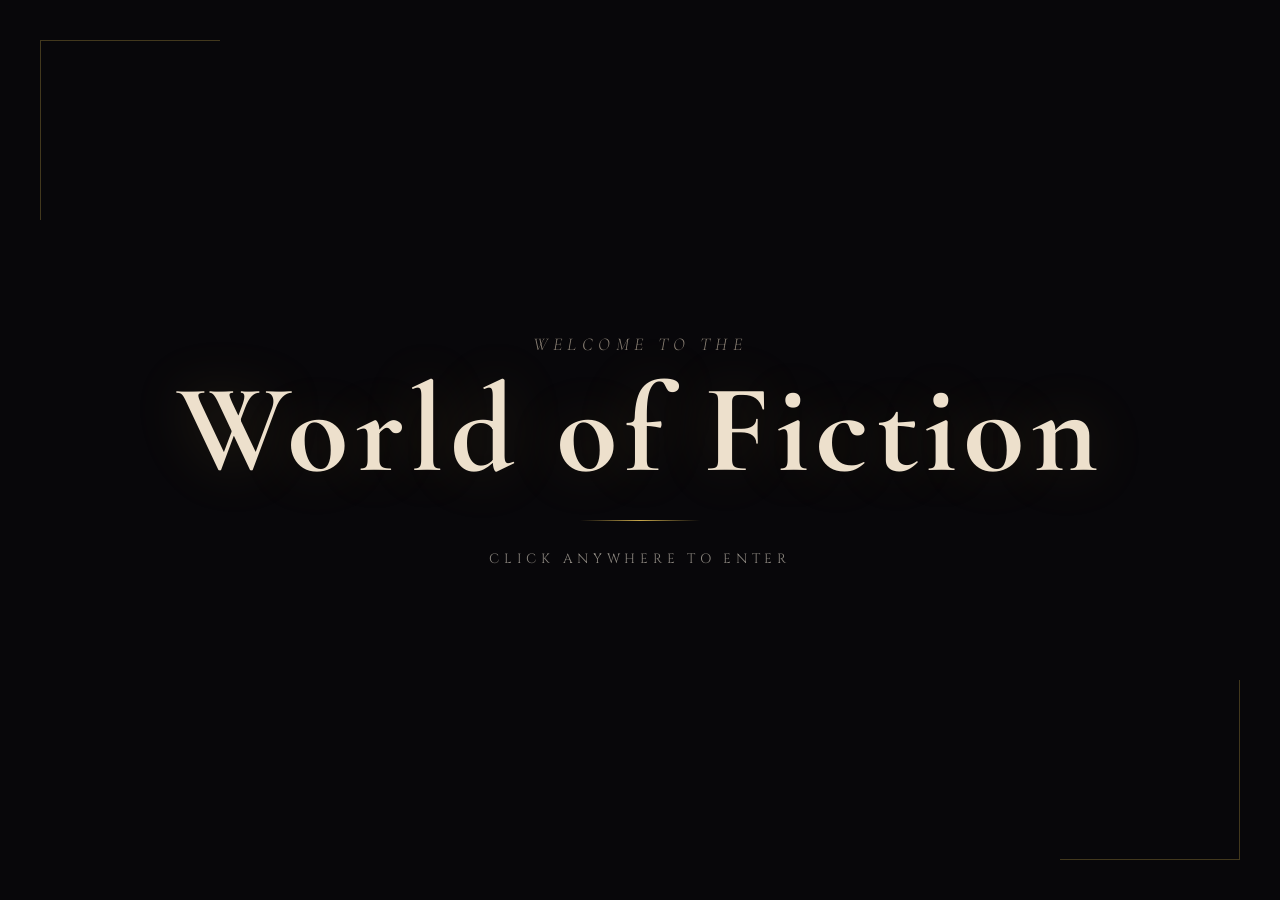
<file: index.html>
<!DOCTYPE html>
<html lang="en">
<head>
  <meta charset="UTF-8">
  <meta name="viewport" content="width=device-width, initial-scale=1.0">
  <title>The World of Fiction</title>
  <meta name="description" content="Original stories from The World of Fiction. Six tales — two open, four in progress.">

  <!-- ✏️ EDIT: These two lines control the title/description used
       when this page is shared as a link (WhatsApp, Discord, X, etc.) -->
  <meta property="og:type" content="website">
  <meta property="og:title" content="The World of Fiction">
  <meta property="og:description" content="Original stories from The World of Fiction. Six tales — two open, four in progress.">
  <!-- ✏️ EDIT: Swap for a dedicated 1200×630 social-preview image when you have one — see IMAGE-PROMPTS.md -->
  <meta property="og:image" content="assets/images/banner-story2.jpg">
  <meta name="twitter:card" content="summary_large_image">
  <meta name="twitter:title" content="The World of Fiction">
  <meta name="twitter:description" content="Original stories from The World of Fiction. Six tales — two open, four in progress.">
  <meta name="twitter:image" content="assets/images/banner-story2.jpg">
  <meta name="theme-color" content="#08070A">

  <link rel="icon" type="image/svg+xml" href="assets/images/favicon.svg">

  <link rel="preconnect" href="https://fonts.googleapis.com">
  <link rel="preconnect" href="https://fonts.gstatic.com" crossorigin>
  <link href="https://fonts.googleapis.com/css2?family=Cormorant+Garamond:ital,wght@0,300;0,400;0,600;0,700;1,300;1,400;1,600&family=Crimson+Pro:ital,wght@0,300;0,400;0,600;1,300;1,400&family=Cinzel:wght@400;600&display=swap" rel="stylesheet">
  <link rel="stylesheet" href="assets/css/style.css">
</head>
<body>

  <a href="#mainSite" class="skip-link">Skip to content</a>

  <!-- ══════════════════════════════════════════════════════
       SPLASH SCREEN
       Visitors see this first — "Welcome to the world of Fiction"
       ══════════════════════════════════════════════════════ -->
  <div id="splash" class="splash" role="dialog" aria-label="Welcome screen">
    <div class="ember-field" data-ember-count="10" aria-hidden="true"></div>
    <div class="splash-inner">
      <p class="splash-tagline">Welcome to the</p>
      <h1 class="splash-title">World of Fiction</h1>
      <div class="splash-line"></div>
      <p class="splash-sub">Click anywhere to enter</p>
    </div>
  </div>


  <!-- ══════════════════════════════════════════════════════
       NAME MODAL — shown on first visit only
       ══════════════════════════════════════════════════════ -->
  <div id="nameModal" class="modal-overlay hidden" role="dialog" aria-modal="true">
    <div class="modal-box">
      <!-- Corner decorations (CSS-generated, but span needed for bottom-left / top-right) -->
      <span class="modal-corner-bl"></span>
      <span class="modal-corner-tr"></span>

      <p class="modal-eyebrow">Before you begin…</p>

      <h2 class="modal-question">Who ventures into these pages?</h2>

      <input
        type="text"
        id="readerNameInput"
        class="modal-input"
        placeholder="Your name"
        maxlength="60"
        autocomplete="off"
        aria-label="Enter your name"
      >

      <button id="nameSubmitBtn" class="modal-btn">Enter the World</button>
      <button id="nameSkip" class="modal-skip">Continue anonymously</button>
    </div>
  </div>


  <!-- ══════════════════════════════════════════════════════
       MAIN SITE (hidden until after splash + name)
       ══════════════════════════════════════════════════════ -->
  <div id="mainSite" class="hidden">

    <!-- HEADER -->
    <header class="site-header">
      <div class="header-inner">
        <div class="header-brand">
          <a href="index.html">
            <span class="brand-small">The World of</span>
            <div class="brand-title">Fiction</div>
          </a>
        </div>
        <div class="header-greeting" id="headerGreeting"></div>
      </div>
    </header>

    <!-- HERO -->
    <section class="site-hero" aria-label="Site intro">
      <div class="ember-field" data-ember-count="8" aria-hidden="true"></div>
      <p class="hero-eyebrow">Original Stories</p>
      <h2 class="hero-title">Tales of the human unimagined Adventure</h2>
      <p class="hero-subtitle">Two are open. Four are still being written. Return often.</p>
      <div class="hero-ornament">
        <span class="line"></span>
        <span class="diamond"></span>
        <span class="line"></span>
      </div>
    </section>

    <!-- ══════════════════════════════════════════════════════
         BOOKS GRID — 6 STORIES
         ══════════════════════════════════════════════════════ -->
    <main class="library-section" aria-label="Story library">
      <div class="section-header">
        <h2 class="section-title">The Library</h2>
        <div class="section-divider" aria-hidden="true"></div>
      </div>
      <p class="section-sub">Select a story to begin reading</p>

      <div class="books-grid">

        <!-- ┌─────────────────────────────────────────────────┐
             │  STORY 1 — ACTIVE (Ready to read)               │
             │  To customize: Edit title, description below    │
             └─────────────────────────────────────────────────┘ -->
        <div class="book-card" data-story-id="story1">
          <div class="book-cover-wrap">
            <!--
            ╔═══════════════════════════════════════════╗
            ║  HOW TO ADD YOUR STORY 1 COVER:           ║
            ║  1. Save your image as:                   ║
            ║     assets/images/cover-story1.jpg        ║
            ║  2. That's it — it will appear here!      ║
            ╚═══════════════════════════════════════════╝
            -->
            <img
              src="assets/images/cover-story1.jpg"
              alt="Cover for Story 1"
              onerror="this.style.display='none'; this.nextElementSibling.style.display='flex';"
            >
            <div class="cover-placeholder">
              <span>Cover<br>Coming<br>Soon</span>
            </div>
            <span class="book-badge">Available</span>
          </div>
          <div class="book-info">
            <!-- ✏️ EDIT: Replace with your story 1 title -->
            <h3 class="book-title">Omnia Zero</h3>
            <!-- ✏️ EDIT: Replace with your story 1 description (1–2 sentences) -->
            <p class="book-desc">What if, you are lost in space with no memories, how you end up there.</p>
            <!-- Progress shown here if reader has started -->
            <p class="book-progress hidden"></p>
            <a href="stories/story1/index.html" class="book-btn">Read Now</a>
          </div>
        </div>


        <!-- ┌─────────────────────────────────────────────────┐
             │  STORY 2 — ACTIVE (Ready to read)               │
             └─────────────────────────────────────────────────┘ -->
        <div class="book-card" data-story-id="story2">
          <div class="book-cover-wrap">
            <!--
            ╔═══════════════════════════════════════════╗
            ║  HOW TO ADD YOUR STORY 2 COVER:           ║
            ║  1. Save your image as:                   ║
            ║     assets/images/cover-story2.jpg        ║
            ║  2. That's it — it will appear here!      ║
            ╚═══════════════════════════════════════════╝
            -->
            <img
              src="assets/images/cover-story2.jpg"
              alt="Cover for Story 2"
              onerror="this.style.display='none'; this.nextElementSibling.style.display='flex';"
            >
            <div class="cover-placeholder">
              <span>Cover<br>Coming<br>Soon</span>
            </div>
            <span class="book-badge">Available</span>
          </div>
          <div class="book-info">
            <!-- ✏️ EDIT: Replace with your story 2 title -->
            <h3 class="book-title">Ultimus & the Iron Queen</h3>
            <!-- ✏️ EDIT: Replace with your story 2 description -->
            <p class="book-desc">Alone in a world with no living organisms, Sai must survive, rebuild, and uncover the mystery behind the red flash.</p>
            <p class="book-progress hidden"></p>
            <a href="stories/story2/index.html" class="book-btn">Read Now</a>
          </div>
        </div>


        <!-- ┌─────────────────────────────────────────────────┐
             │  STORIES 3–6 — UNDER CONSTRUCTION               │
             │  When ready, see instructions inside each card  │
             └─────────────────────────────────────────────────┘ -->

        <!-- STORY 3 — Change to active when ready:
             1. Delete the "book-badge wip" span and add:  <span class="book-badge">Available</span>
             2. Replace "coming-soon" cover-placeholder with your image (like story 1 above)
             3. Change the <span class="book-btn disabled"> to: <a href="stories/story3/index.html" class="book-btn">Read Now</a>
        -->
        <div class="book-card">
          <div class="book-cover-wrap">
            <div class="cover-placeholder always">
              <span>Being<br>Written…</span>
            </div>
            <span class="book-badge wip">Coming Soon</span>
          </div>
          <div class="book-info">
            <!-- ✏️ EDIT: Replace with your story 3 title -->
            <h3 class="book-title">Story Title Three</h3>
            <p class="book-desc">This story is still being written. Check back soon.</p>
            <p class="book-progress hidden"></p>
            <span class="book-btn disabled">Under Construction</span>
          </div>
        </div>


        <div class="book-card">
          <div class="book-cover-wrap">
            <div class="cover-placeholder always">
              <span>Being<br>Written…</span>
            </div>
            <span class="book-badge wip">Coming Soon</span>
          </div>
          <div class="book-info">
            <!-- ✏️ EDIT: Replace with your story 4 title -->
            <h3 class="book-title">Story Title Four</h3>
            <p class="book-desc">This story is still being written. Check back soon.</p>
            <p class="book-progress hidden"></p>
            <span class="book-btn disabled">Under Construction</span>
          </div>
        </div>


        <div class="book-card">
          <div class="book-cover-wrap">
            <div class="cover-placeholder always">
              <span>Being<br>Written…</span>
            </div>
            <span class="book-badge wip">Coming Soon</span>
          </div>
          <div class="book-info">
            <!-- ✏️ EDIT: Replace with your story 5 title -->
            <h3 class="book-title">Story Title Five</h3>
            <p class="book-desc">This story is still being written. Check back soon.</p>
            <p class="book-progress hidden"></p>
            <span class="book-btn disabled">Under Construction</span>
          </div>
        </div>


        <div class="book-card">
          <div class="book-cover-wrap">
            <div class="cover-placeholder always">
              <span>Being<br>Written…</span>
            </div>
            <span class="book-badge wip">Coming Soon</span>
          </div>
          <div class="book-info">
            <!-- ✏️ EDIT: Replace with your story 6 title -->
            <h3 class="book-title">Story Title Six</h3>
            <p class="book-desc">This story is still being written. Check back soon.</p>
            <p class="book-progress hidden"></p>
            <span class="book-btn disabled">Under Construction</span>
          </div>
        </div>

      </div><!-- /books-grid -->
    </main>

    <footer class="site-footer">
      <p>The World of Fiction &nbsp;·&nbsp; All stories are original works &nbsp;·&nbsp; All rights reserved</p>
    </footer>

  </div><!-- /mainSite -->

  <!-- Floating "back to top" button (appears after scrolling) -->
  <button id="backToTop" class="back-to-top" aria-label="Back to top" title="Back to top">
    <svg viewBox="0 0 24 24" fill="none" stroke="currentColor" stroke-width="2" stroke-linecap="round" stroke-linejoin="round"><line x1="12" y1="19" x2="12" y2="5"></line><polyline points="5 12 12 5 19 12"></polyline></svg>
  </button>

  <script src="assets/js/app.js"></script>
</body>
</html>
</file>
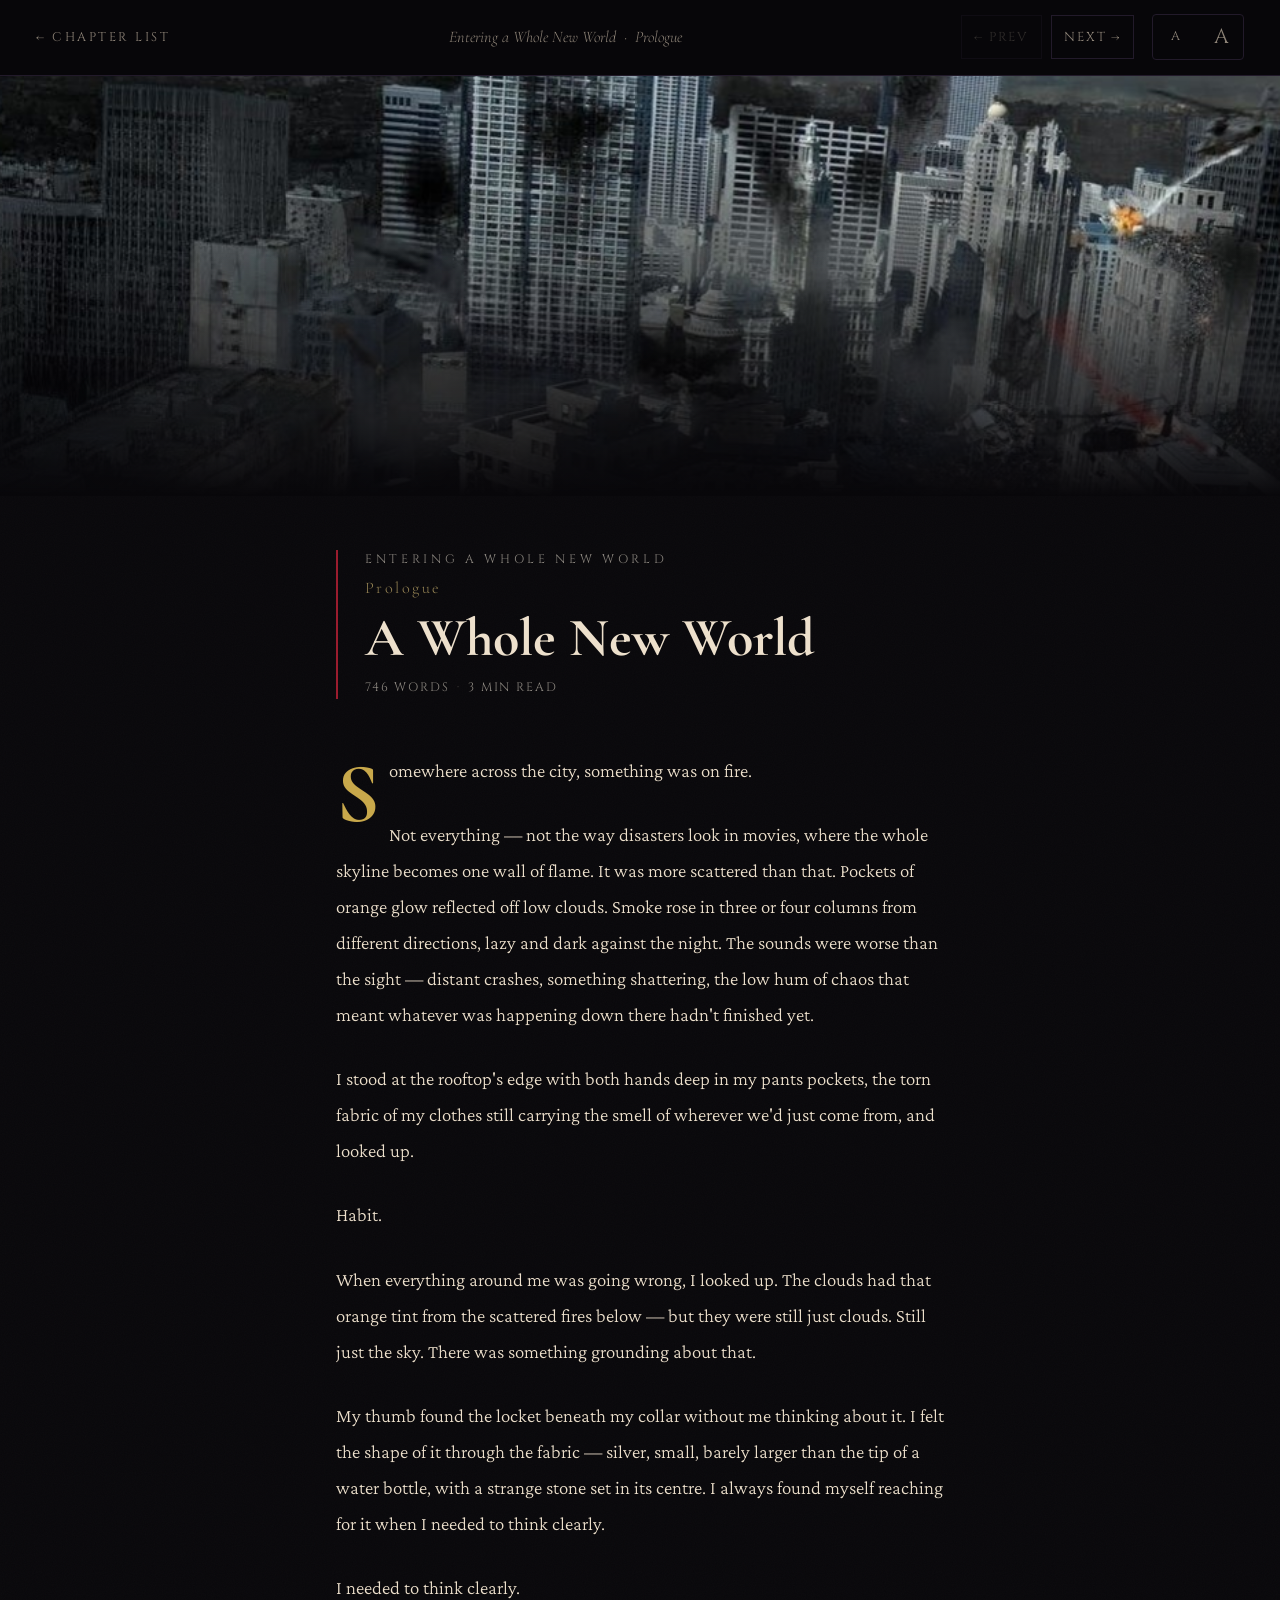
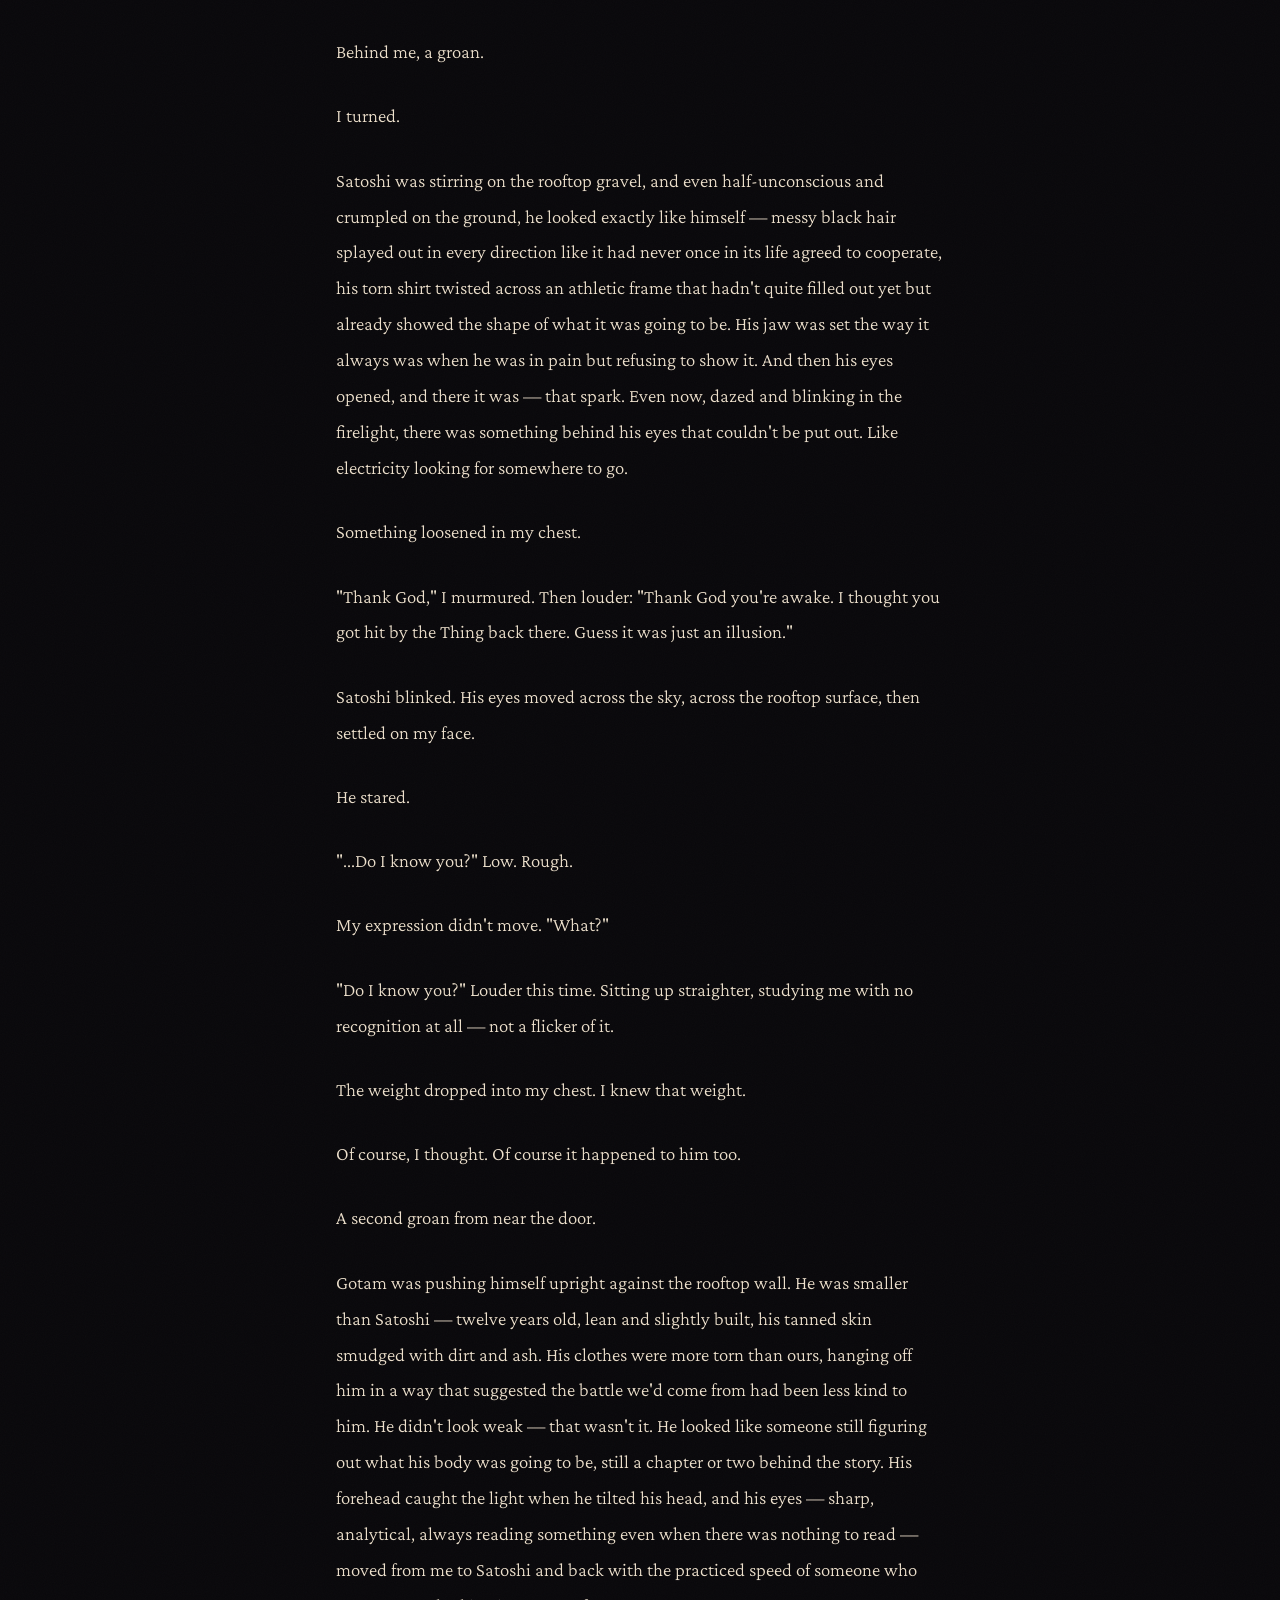
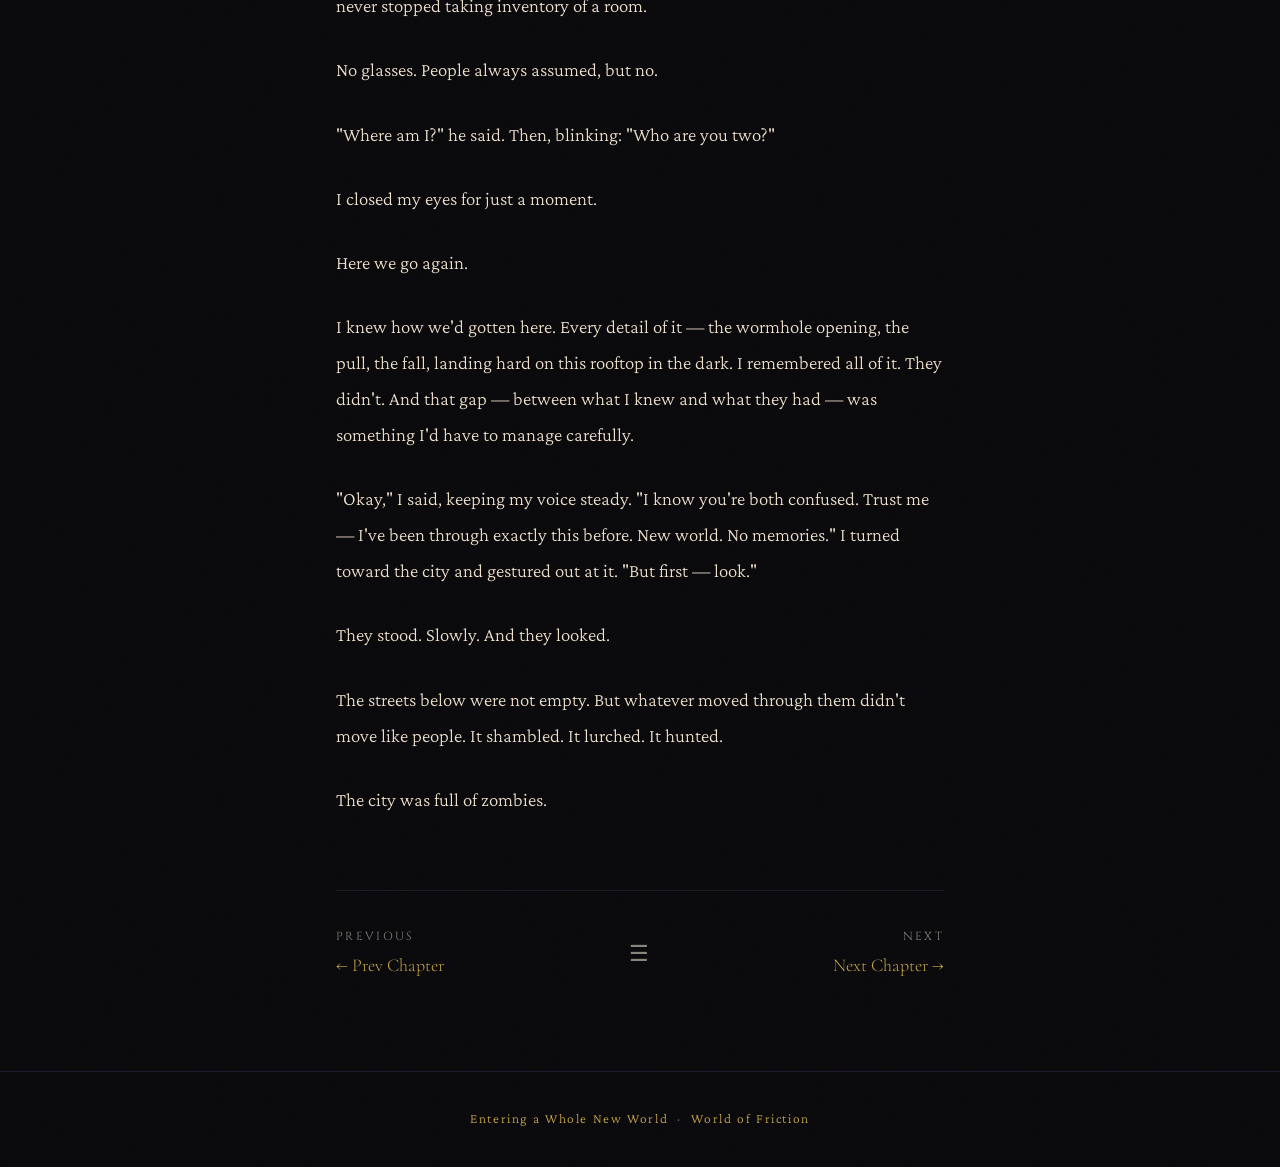
<file: stories/story1/chapters/chapter-01.html>
<!DOCTYPE html>
<html lang="en">
<head>
  <meta charset="UTF-8">
  <meta name="viewport" content="width=device-width, initial-scale=1.0">

  <title>Prologue — Entering a Whole New World</title>
  <meta name="description" content="Omnia Zero, Prologue: Somewhere across the city, something was on fire. Read on The World of Fiction.">

  <meta property="og:type" content="article">
  <meta property="og:title" content="Prologue — Entering a Whole New World">
  <meta property="og:description" content="Omnia Zero: What if you woke up lost in space with no memories, and had to find out how you got there?">
  <meta property="og:image" content="../../../assets/images/banner-story1.jpg">
  <meta name="twitter:card" content="summary_large_image">
  <meta name="twitter:title" content="Prologue — Entering a Whole New World">
  <meta name="twitter:image" content="../../../assets/images/banner-story1.jpg">
  <meta name="theme-color" content="#08070A">

  <link rel="icon" type="image/svg+xml" href="../../../assets/images/favicon.svg">

  <link rel="preconnect" href="https://fonts.googleapis.com">
  <link rel="preconnect" href="https://fonts.gstatic.com" crossorigin>
  <link href="https://fonts.googleapis.com/css2?family=Cormorant+Garamond:ital,wght@0,300;0,400;0,600;0,700;1,300;1,400;1,600&family=Crimson+Pro:ital,wght@0,300;0,400;0,600;1,300;1,400&family=Cinzel:wght@400;600&display=swap" rel="stylesheet">

  <link rel="stylesheet" href="../../../assets/css/style.css">
</head>
<body>

  <a href="#chapterContent" class="skip-link">Skip to chapter</a>

  <!-- Reading progress bar -->
  <div class="reading-bar" id="readingBar"></div>

  <!-- ── TOP NAV BAR ── -->
  <nav class="chapter-nav">
    <a href="../index.html" class="chapter-nav-home">← Chapter List</a>

    <div class="chapter-nav-title">Entering a Whole New World &nbsp;·&nbsp; Prologue</div>

    <div class="chapter-nav-pages">
      <a id="prevChapterBtn" href="#" class="nav-btn">← Prev</a>
      <a id="nextChapterBtn" href="#" class="nav-btn">Next →</a>
    </div>

    <!-- ✏️ Text-size control — saved per-reader, applies to every chapter -->
    <div class="reading-settings" role="group" aria-label="Text size">
      <button id="fontDecreaseBtn" class="font-size-btn decrease" aria-label="Decrease text size" title="Smaller text">A</button>
      <button id="fontIncreaseBtn" class="font-size-btn increase" aria-label="Increase text size" title="Larger text">A</button>
    </div>
  </nav>


  <!-- ── CHAPTER COVER IMAGE (optional) ── -->
  <div class="chapter-cover">
    <img
      src="../../../assets/images/chapter-s1-ch01.jpg"
      alt="Chapter cover"
      onerror="this.parentElement.innerHTML = '<div class=\'chapter-cover-placeholder\'>Prologue</div>';"
    >
    <div class="chapter-cover-overlay"></div>
  </div>


  <!-- ── CHAPTER CONTENT ── -->
  <article class="chapter-container" id="chapterContent">

    <header class="chapter-header">
      <p class="chapter-story-name">Entering a Whole New World</p>
      <p class="chapter-number">Prologue</p>
      <h1 class="chapter-heading">A Whole New World</h1>
      <!-- Filled in automatically by JS from the actual chapter text -->
      <p class="reading-meta" id="readingMeta"></p>
    </header>

    <div class="chapter-body">

      <p>Somewhere across the city, something was on fire.</p>

      <p>Not everything — not the way disasters look in movies, where the whole skyline becomes one wall of flame. It was more scattered than that. Pockets of orange glow reflected off low clouds. Smoke rose in three or four columns from different directions, lazy and dark against the night. The sounds were worse than the sight — distant crashes, something shattering, the low hum of chaos that meant whatever was happening down there hadn't finished yet.</p>

      <p>I stood at the rooftop's edge with both hands deep in my pants pockets, the torn fabric of my clothes still carrying the smell of wherever we'd just come from, and looked up.</p>

      <p>Habit.</p>

      <p>When everything around me was going wrong, I looked up. The clouds had that orange tint from the scattered fires below — but they were still just clouds. Still just the sky. There was something grounding about that.</p>

      <p>My thumb found the locket beneath my collar without me thinking about it. I felt the shape of it through the fabric — silver, small, barely larger than the tip of a water bottle, with a strange stone set in its centre. I always found myself reaching for it when I needed to think clearly.</p>

      <p>I needed to think clearly.</p>

      <p>Behind me, a groan.</p>

      <p>I turned.</p>

      <p>Satoshi was stirring on the rooftop gravel, and even half-unconscious and crumpled on the ground, he looked exactly like himself — messy black hair splayed out in every direction like it had never once in its life agreed to cooperate, his torn shirt twisted across an athletic frame that hadn't quite filled out yet but already showed the shape of what it was going to be. His jaw was set the way it always was when he was in pain but refusing to show it. And then his eyes opened, and there it was — that spark. Even now, dazed and blinking in the firelight, there was something behind his eyes that couldn't be put out. Like electricity looking for somewhere to go.</p>

      <p>Something loosened in my chest.</p>

      <p>"Thank God," I murmured. Then louder: "Thank God you're awake. I thought you got hit by the Thing back there. Guess it was just an illusion."</p>

      <p>Satoshi blinked. His eyes moved across the sky, across the rooftop surface, then settled on my face.</p>

      <p>He stared.</p>

      <p>"...Do I know you?" Low. Rough.</p>

      <p>My expression didn't move. "What?"</p>

      <p>"Do I know you?" Louder this time. Sitting up straighter, studying me with no recognition at all — not a flicker of it.</p>

      <p>The weight dropped into my chest. I knew that weight.</p>

      <p>Of course, I thought. Of course it happened to him too.</p>

      <p>A second groan from near the door.</p>

      <p>Gotam was pushing himself upright against the rooftop wall. He was smaller than Satoshi — twelve years old, lean and slightly built, his tanned skin smudged with dirt and ash. His clothes were more torn than ours, hanging off him in a way that suggested the battle we'd come from had been less kind to him. He didn't look weak — that wasn't it. He looked like someone still figuring out what his body was going to be, still a chapter or two behind the story. His forehead caught the light when he tilted his head, and his eyes — sharp, analytical, always reading something even when there was nothing to read — moved from me to Satoshi and back with the practiced speed of someone who never stopped taking inventory of a room.</p>

      <p>No glasses. People always assumed, but no.</p>

      <p>"Where am I?" he said. Then, blinking: "Who are you two?"</p>

      <p>I closed my eyes for just a moment.</p>

      <p>Here we go again.</p>

      <p>I knew how we'd gotten here. Every detail of it — the wormhole opening, the pull, the fall, landing hard on this rooftop in the dark. I remembered all of it. They didn't. And that gap — between what I knew and what they had — was something I'd have to manage carefully.</p>

      <p>"Okay," I said, keeping my voice steady. "I know you're both confused. Trust me — I've been through exactly this before. New world. No memories." I turned toward the city and gestured out at it. "But first — look."</p>

      <p>They stood. Slowly. And they looked.</p>

      <p>The streets below were not empty. But whatever moved through them didn't move like people. It shambled. It lurched. It hunted.</p>

      <p>The city was full of zombies.</p>

    </div><!-- /chapter-body -->


    <!-- ── BOTTOM NAVIGATION ── -->
    <nav class="chapter-end-nav">
      <div class="end-nav-btn prev">
        <span class="end-nav-label">Previous</span>
        <a id="prevChapterBtnEnd" href="#" class="end-nav-title">← Prev Chapter</a>
      </div>
      <a href="../index.html" class="end-nav-center" title="Chapter list">☰</a>
      <div class="end-nav-btn next">
        <span class="end-nav-label">Next</span>
        <a id="nextChapterBtnEnd" href="#" class="end-nav-title">Next Chapter →</a>
      </div>
    </nav>

  </article>

  <footer class="site-footer">
    <p>
      <a href="../index.html">Entering a Whole New World</a>
      &nbsp;·&nbsp;
      <a href="../../../index.html">World of Friction</a>
    </p>
  </footer>

  <!-- Floating "back to top" button (appears after scrolling) -->
  <button id="backToTop" class="back-to-top" aria-label="Back to top" title="Back to top">
    <svg viewBox="0 0 24 24" fill="none" stroke="currentColor" stroke-width="2" stroke-linecap="round" stroke-linejoin="round"><line x1="12" y1="19" x2="12" y2="5"></line><polyline points="5 12 12 5 19 12"></polyline></svg>
  </button>

  <script src="../../../assets/js/app.js"></script>
  <script>
    document.addEventListener('DOMContentLoaded', () => {
      initChapterPage({
        storyId: 'story1',
        chapterNum: 1,
        chapterTitle: 'Prologue',
        chapterUrl: 'stories/story1/chapters/chapter-01.html',
        prevUrl: null,
        nextUrl: 'chapter-02.html',
        totalChapters: 4
      });
    });
  </script>
</body>
</html>
</file>
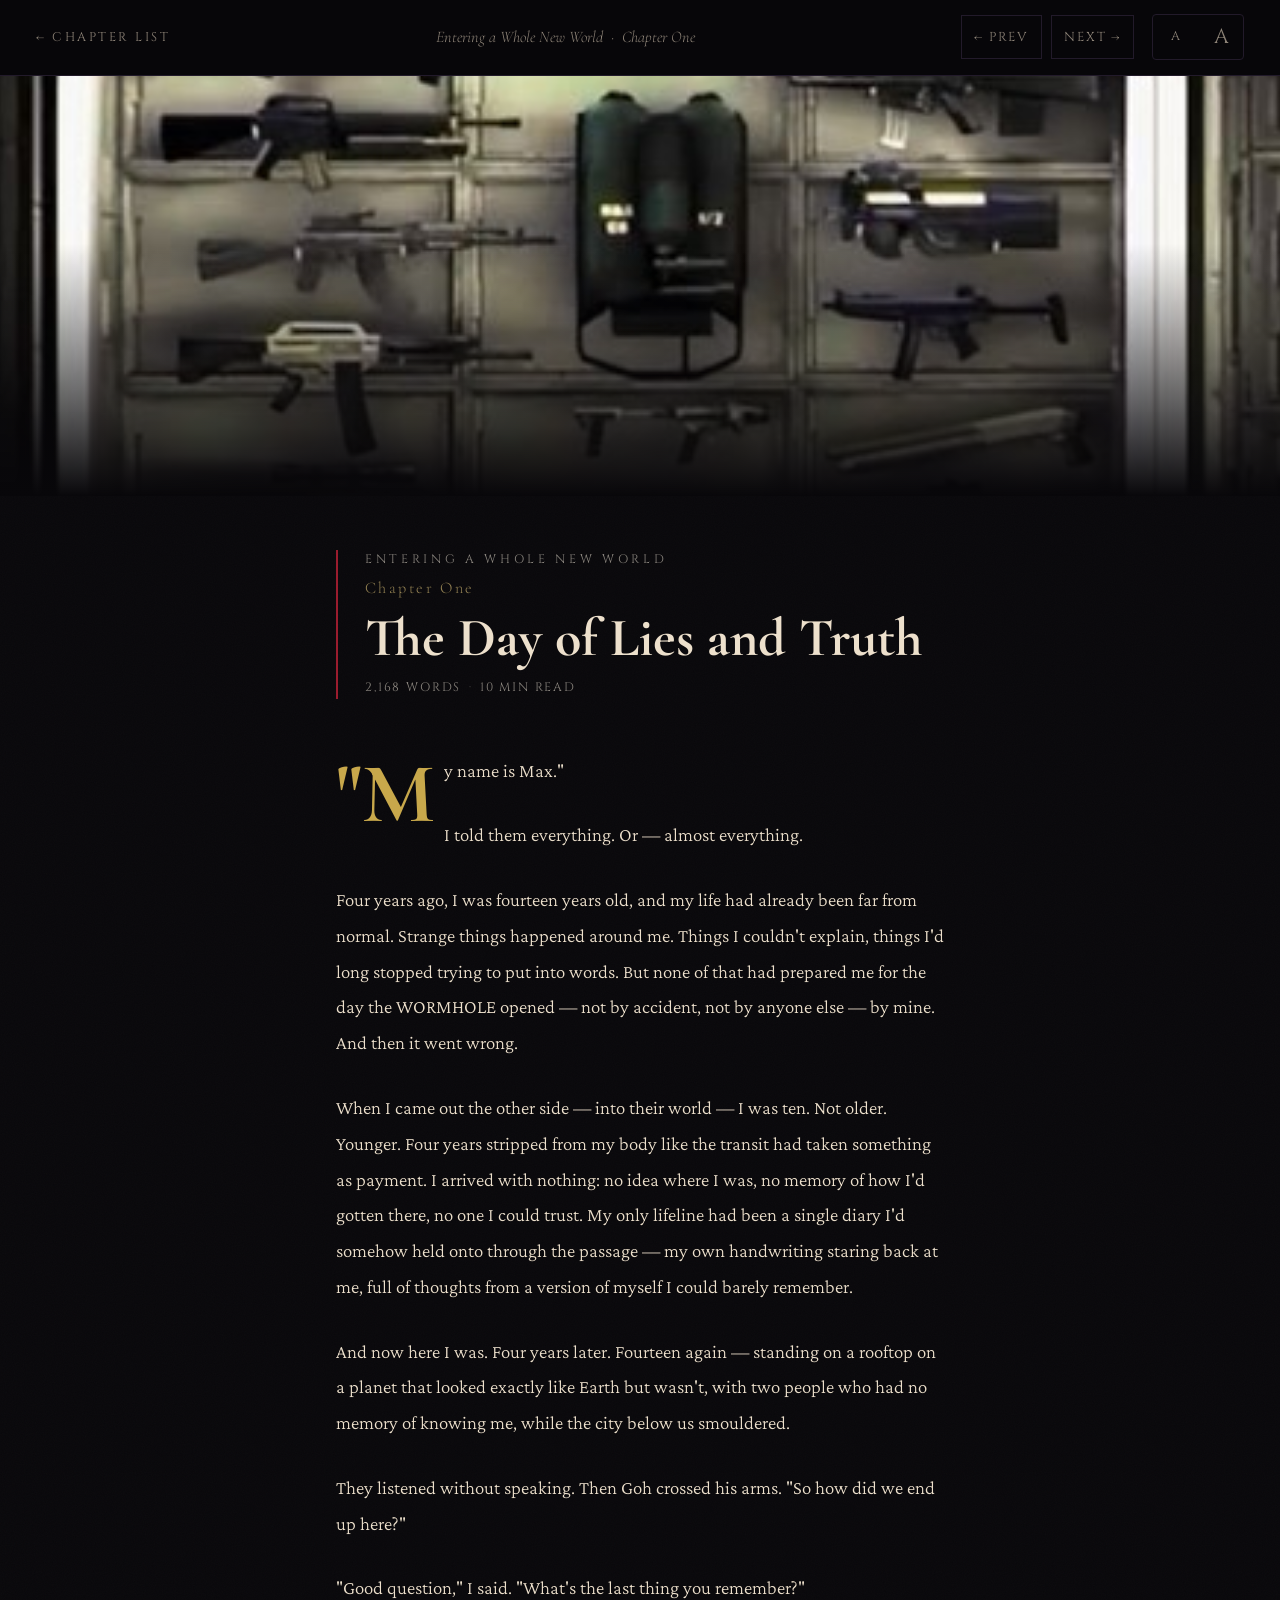
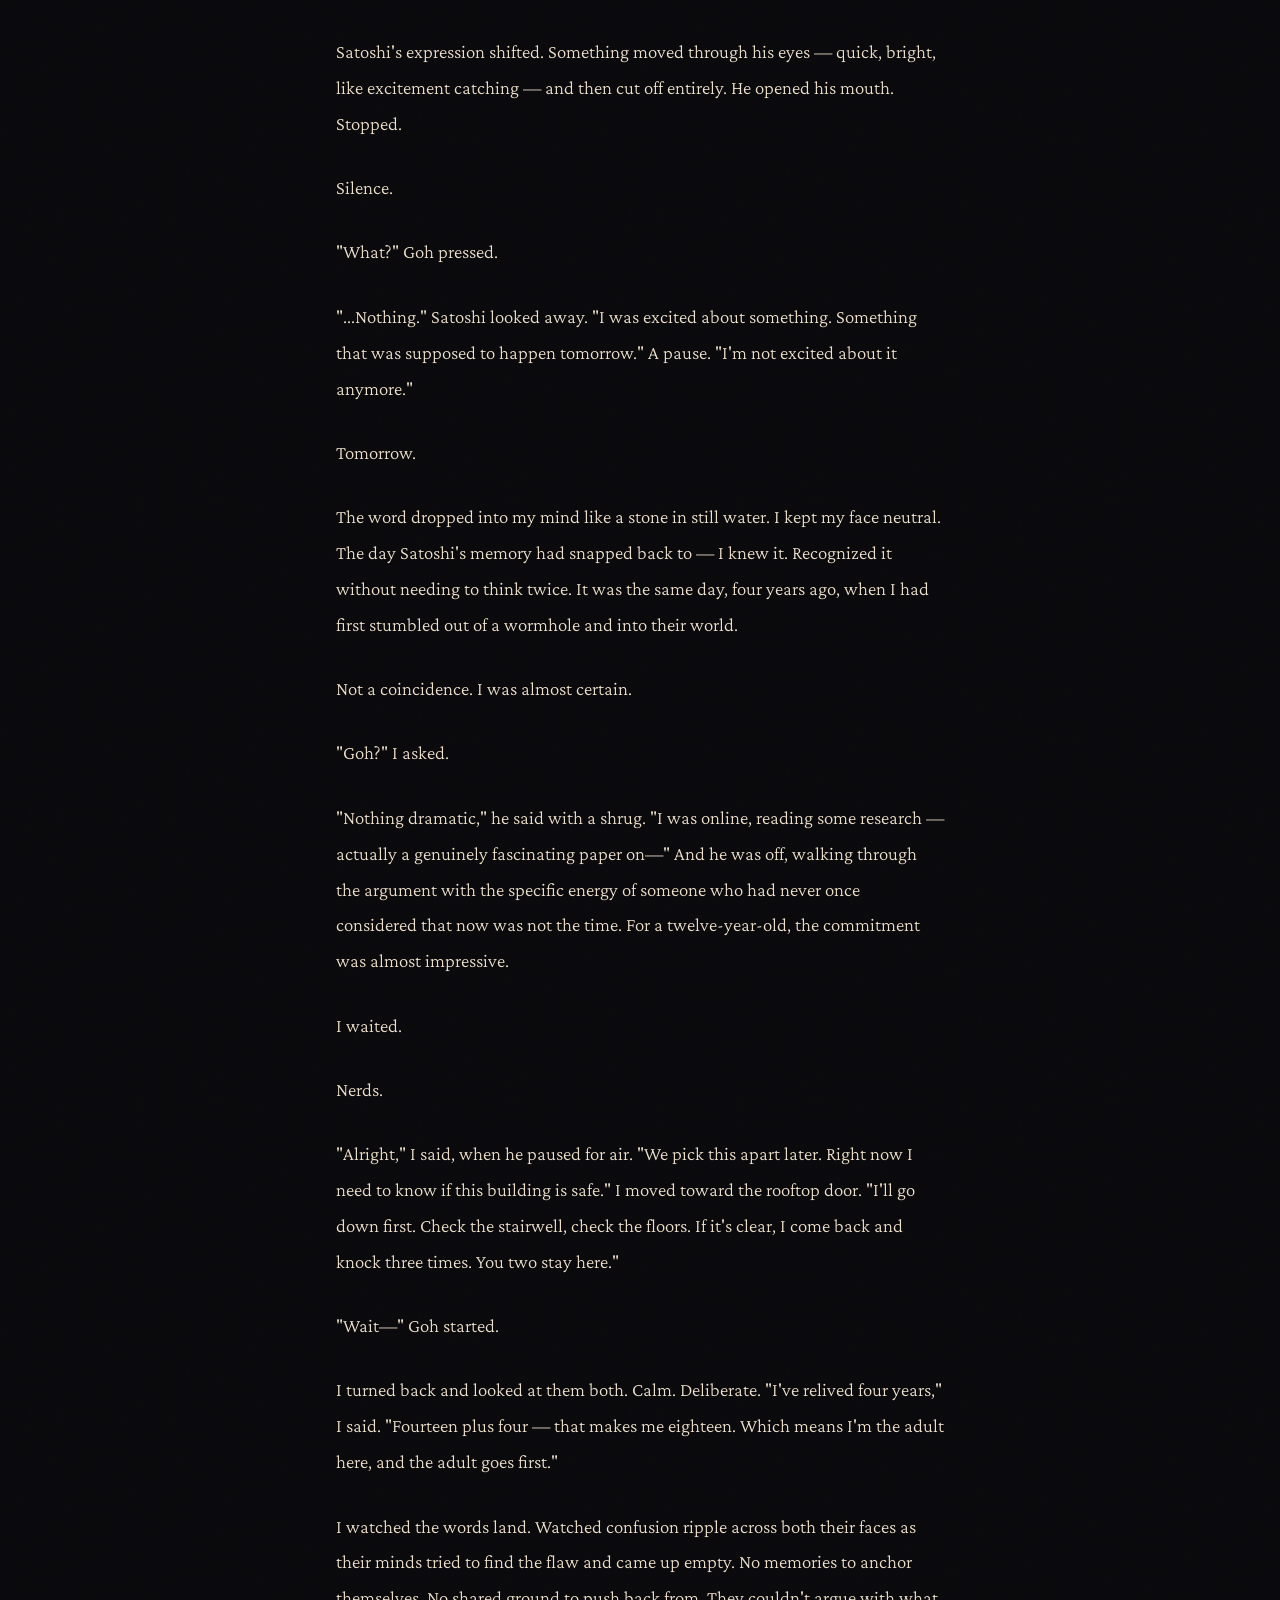
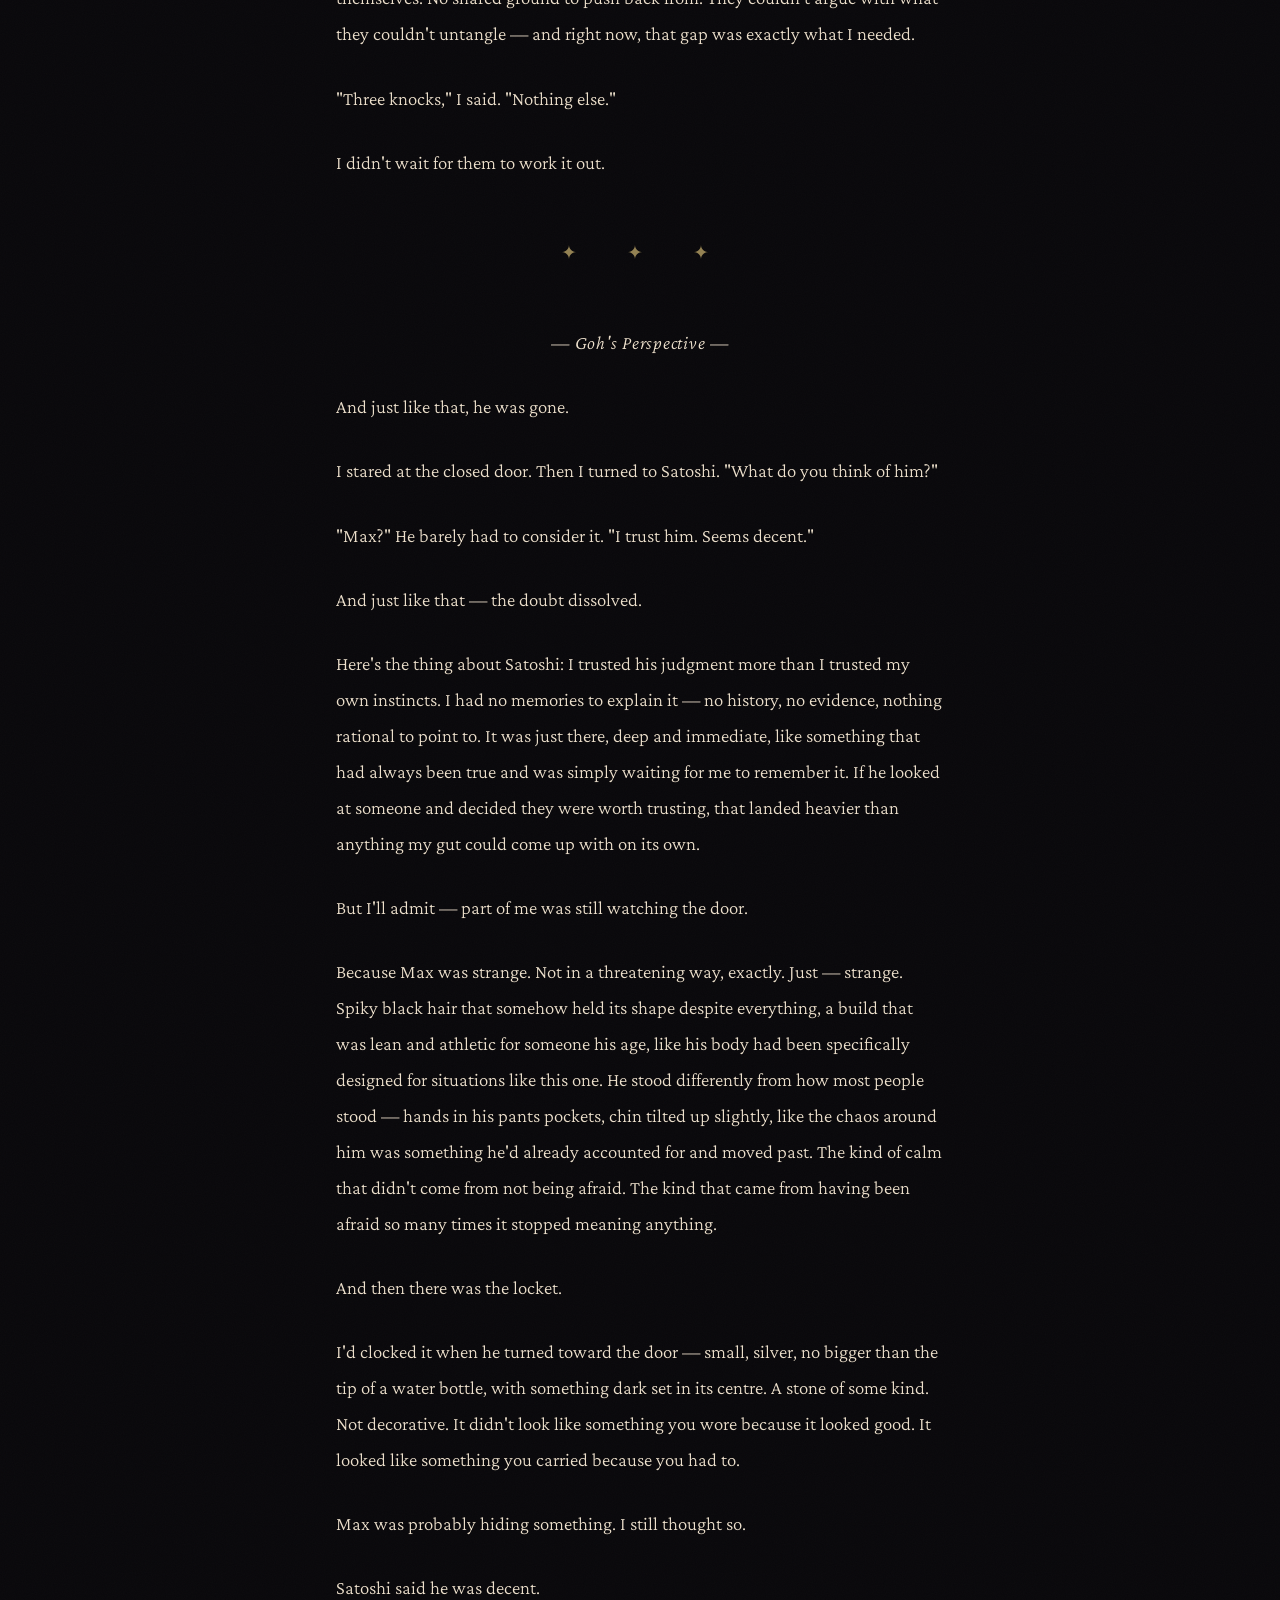
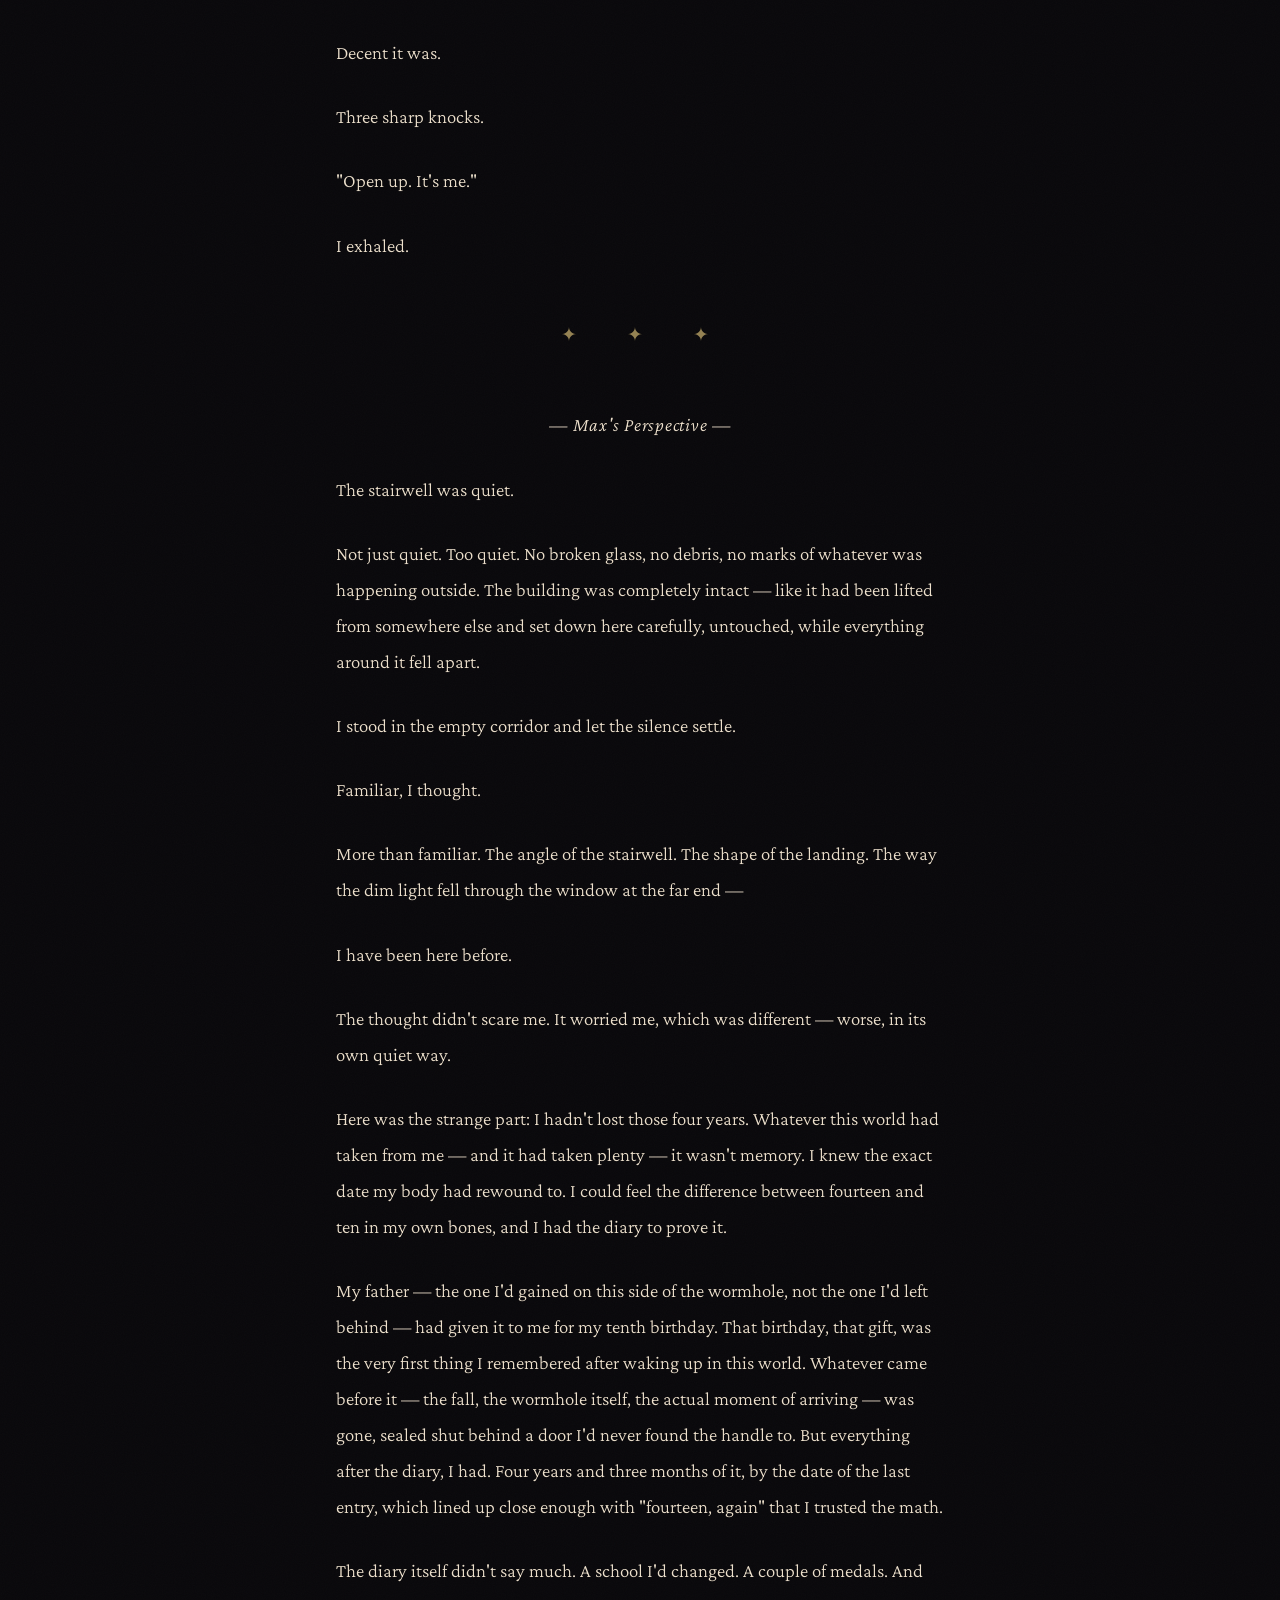
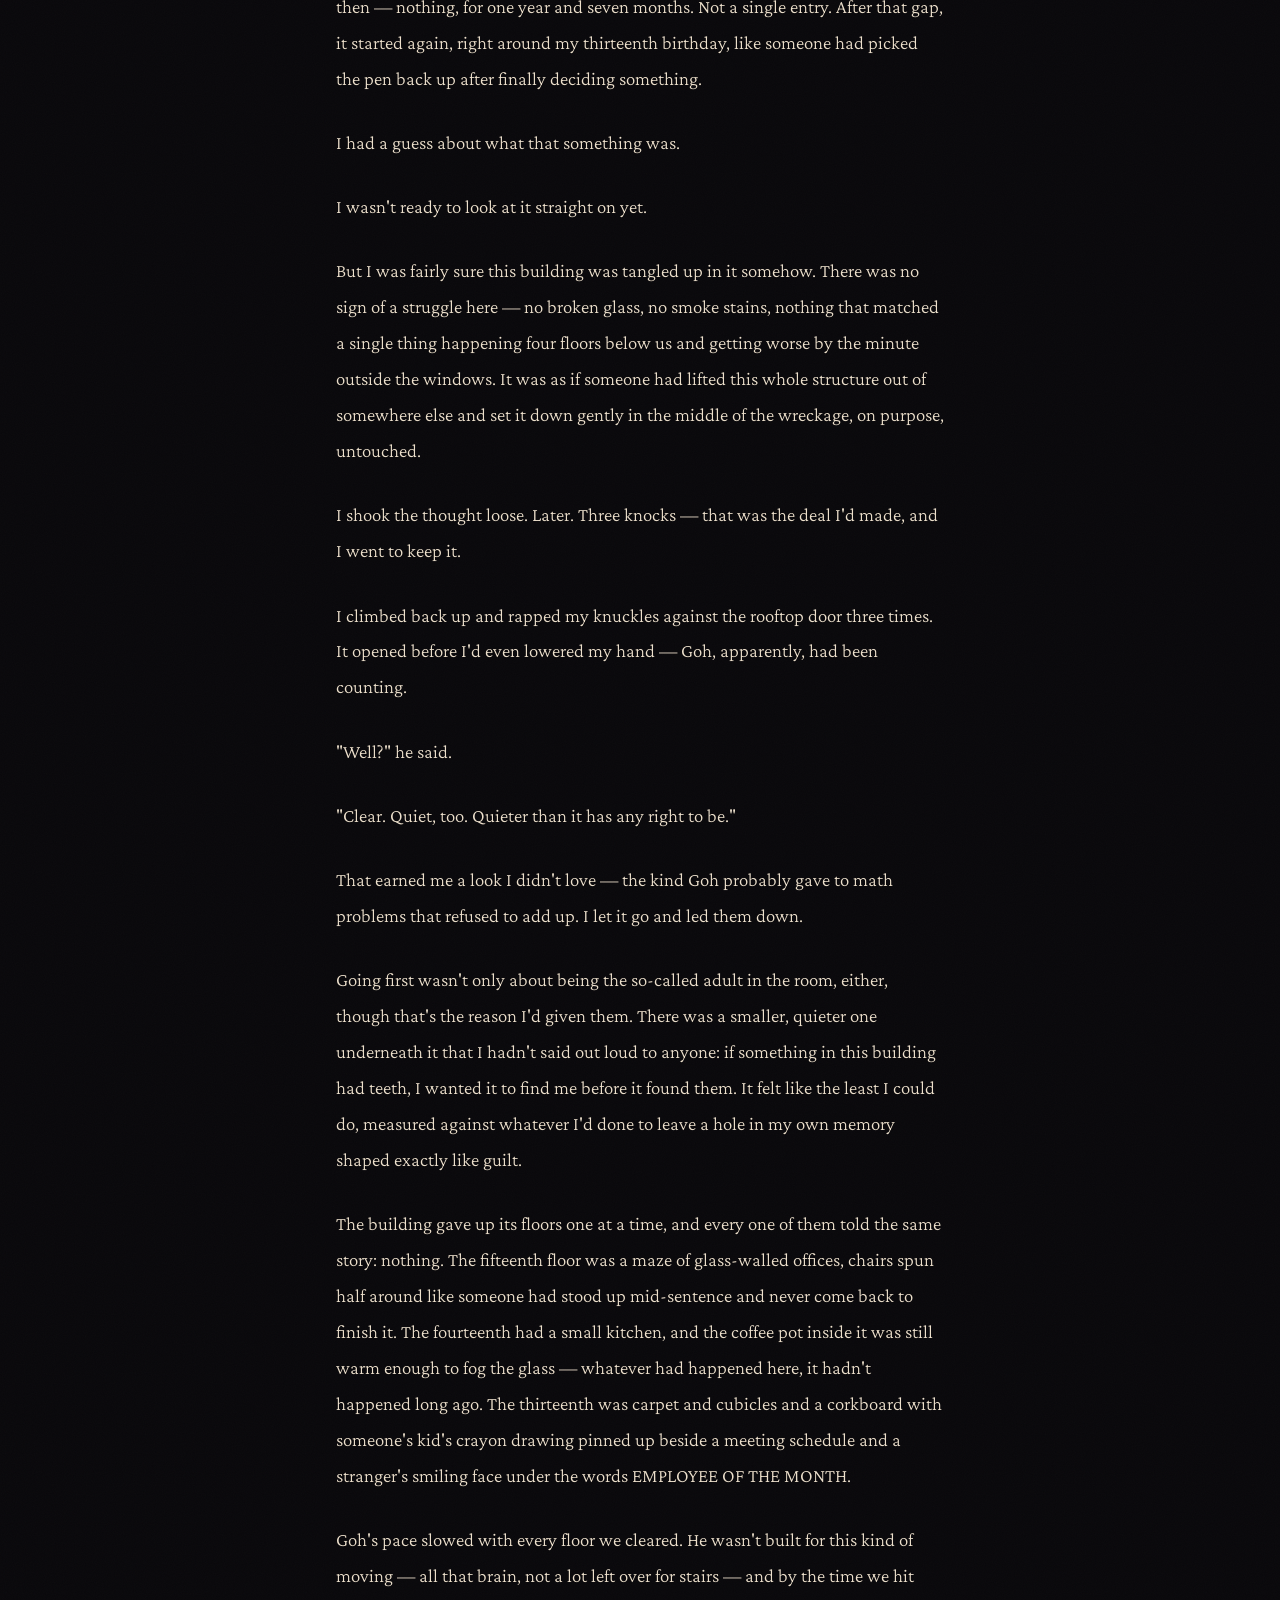
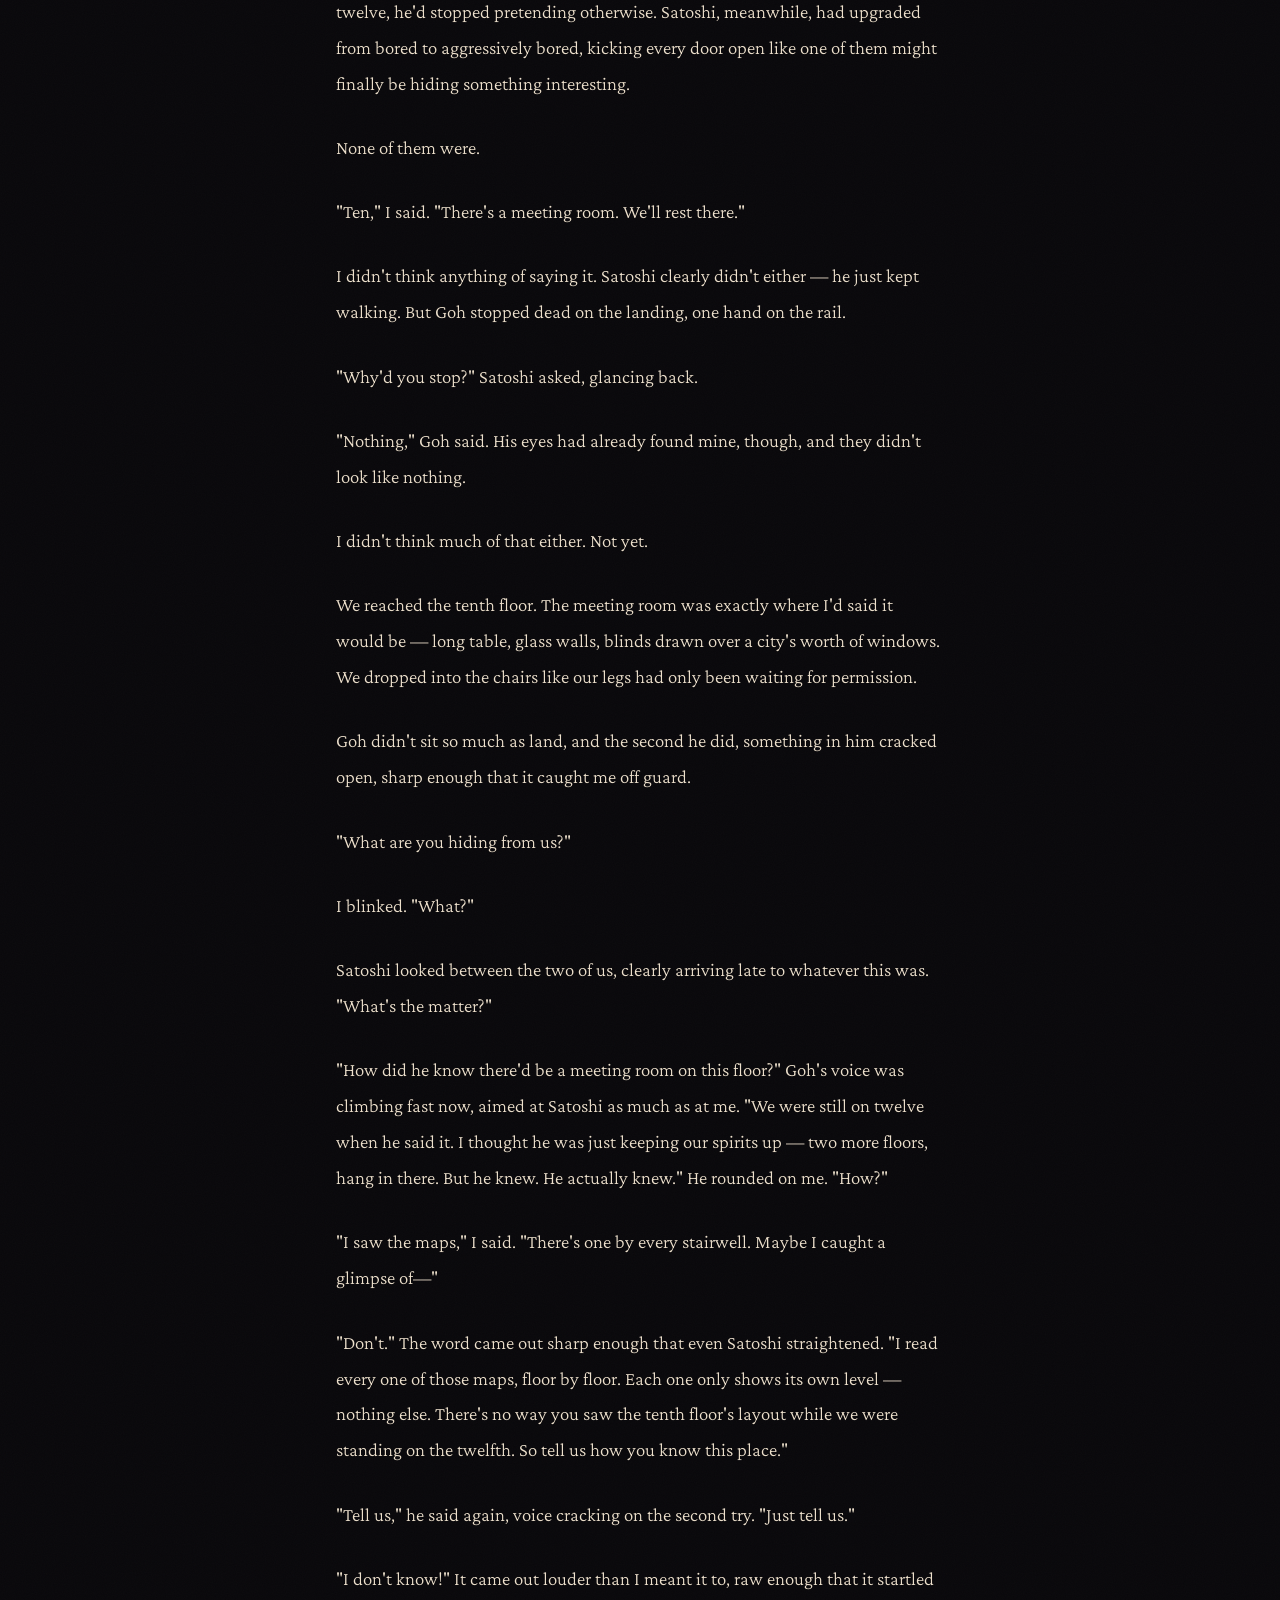
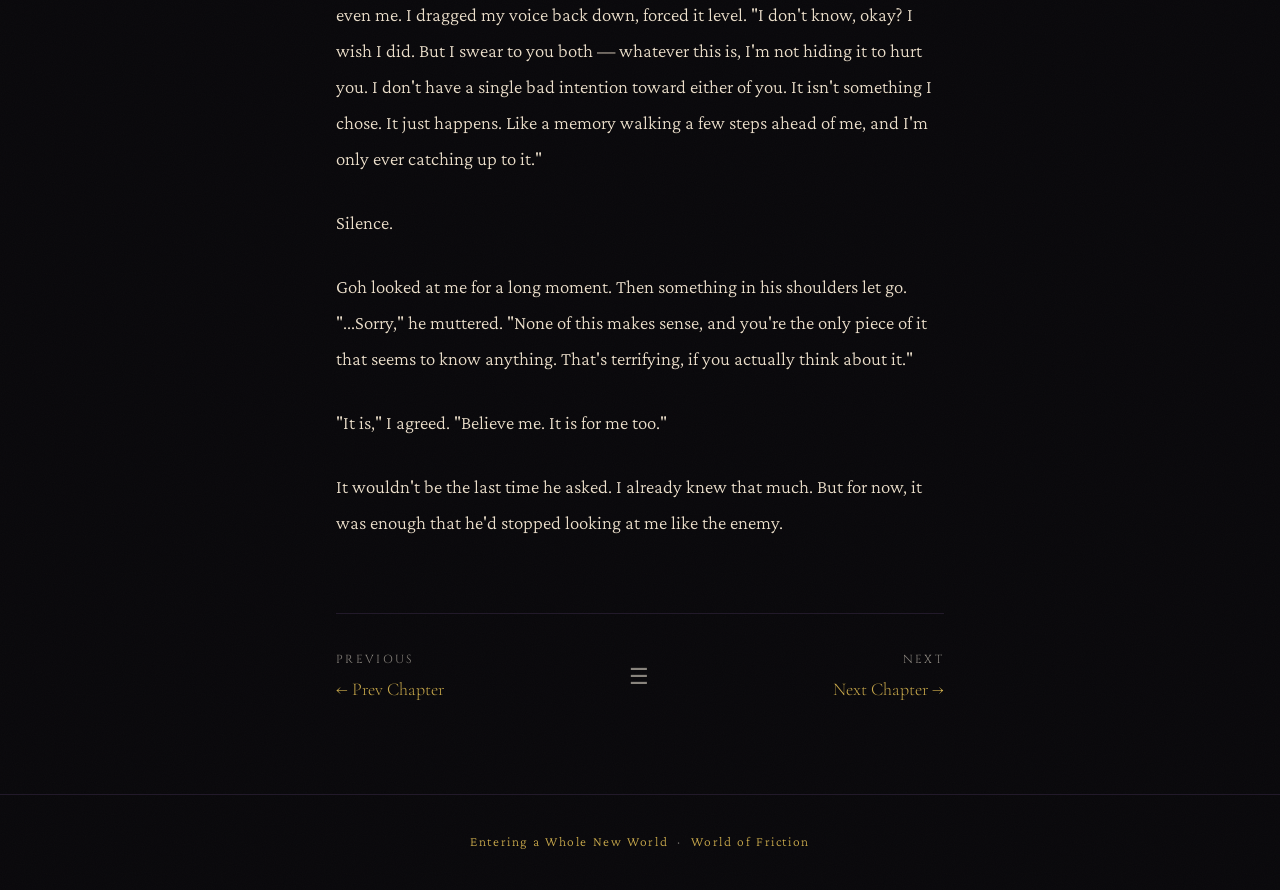
<file: stories/story1/chapters/chapter-02.html>
<!DOCTYPE html>
<html lang="en">
<head>
  <meta charset="UTF-8">
  <meta name="viewport" content="width=device-width, initial-scale=1.0">

  <title>Chapter One: The Day of Lies and Truth — Entering a Whole New World</title>
  <meta name="description" content="Omnia Zero, Chapter One: The Day of Lies and Truth. Read on The World of Fiction.">

  <meta property="og:type" content="article">
  <meta property="og:title" content="Chapter One: The Day of Lies and Truth">
  <meta property="og:description" content="Omnia Zero: What if you woke up lost in space with no memories, and had to find out how you got there?">
  <meta property="og:image" content="../../../assets/images/banner-story1.jpg">
  <meta name="twitter:card" content="summary_large_image">
  <meta name="twitter:title" content="Chapter One: The Day of Lies and Truth">
  <meta name="twitter:image" content="../../../assets/images/banner-story1.jpg">
  <meta name="theme-color" content="#08070A">

  <link rel="icon" type="image/svg+xml" href="../../../assets/images/favicon.svg">

  <link rel="preconnect" href="https://fonts.googleapis.com">
  <link rel="preconnect" href="https://fonts.gstatic.com" crossorigin>
  <link href="https://fonts.googleapis.com/css2?family=Cormorant+Garamond:ital,wght@0,300;0,400;0,600;0,700;1,300;1,400;1,600&family=Crimson+Pro:ital,wght@0,300;0,400;0,600;1,300;1,400&family=Cinzel:wght@400;600&display=swap" rel="stylesheet">

  <link rel="stylesheet" href="../../../assets/css/style.css">
</head>
<body>

  <a href="#chapterContent" class="skip-link">Skip to chapter</a>

  <!-- Reading progress bar -->
  <div class="reading-bar" id="readingBar"></div>

  <!-- ── TOP NAV BAR ── -->
  <nav class="chapter-nav">
    <a href="../index.html" class="chapter-nav-home">← Chapter List</a>

    <div class="chapter-nav-title">Entering a Whole New World &nbsp;·&nbsp; Chapter One</div>

    <div class="chapter-nav-pages">
      <a id="prevChapterBtn" href="#" class="nav-btn">← Prev</a>
      <a id="nextChapterBtn" href="#" class="nav-btn">Next →</a>
    </div>

    <!-- ✏️ Text-size control — saved per-reader, applies to every chapter -->
    <div class="reading-settings" role="group" aria-label="Text size">
      <button id="fontDecreaseBtn" class="font-size-btn decrease" aria-label="Decrease text size" title="Smaller text">A</button>
      <button id="fontIncreaseBtn" class="font-size-btn increase" aria-label="Increase text size" title="Larger text">A</button>
    </div>
  </nav>


  <!-- ── CHAPTER COVER IMAGE (optional) ── -->
  <div class="chapter-cover">
    <img
      src="../../../assets/images/chapter-s1-ch02.jpg"
      alt="Chapter cover"
      onerror="this.parentElement.innerHTML = '<div class=\'chapter-cover-placeholder\'>Chapter One</div>';"
    >
    <div class="chapter-cover-overlay"></div>
  </div>


  <!-- ── CHAPTER CONTENT ── -->
  <article class="chapter-container" id="chapterContent">

    <header class="chapter-header">
      <p class="chapter-story-name">Entering a Whole New World</p>
      <p class="chapter-number">Chapter One</p>
      <h1 class="chapter-heading">The Day of Lies and Truth</h1>
      <p class="reading-meta" id="readingMeta"></p>
    </header>

    <div class="chapter-body">

      <p>"My name is Max."</p>

      <p>I told them everything. Or — almost everything.</p>

      <p>Four years ago, I was fourteen years old, and my life had already been far from normal. Strange things happened around me. Things I couldn't explain, things I'd long stopped trying to put into words. But none of that had prepared me for the day the WORMHOLE opened — not by accident, not by anyone else — by mine. And then it went wrong.</p>

      <p>When I came out the other side — into their world — I was ten. Not older. Younger. Four years stripped from my body like the transit had taken something as payment. I arrived with nothing: no idea where I was, no memory of how I'd gotten there, no one I could trust. My only lifeline had been a single diary I'd somehow held onto through the passage — my own handwriting staring back at me, full of thoughts from a version of myself I could barely remember.</p>

      <p>And now here I was. Four years later. Fourteen again — standing on a rooftop on a planet that looked exactly like Earth but wasn't, with two people who had no memory of knowing me, while the city below us smouldered.</p>

      <p>They listened without speaking. Then Goh crossed his arms. "So how did we end up here?"</p>

      <p>"Good question," I said. "What's the last thing you remember?"</p>

      <p>Satoshi's expression shifted. Something moved through his eyes — quick, bright, like excitement catching — and then cut off entirely. He opened his mouth. Stopped.</p>

      <p>Silence.</p>

      <p>"What?" Goh pressed.</p>

      <p>"...Nothing." Satoshi looked away. "I was excited about something. Something that was supposed to happen tomorrow." A pause. "I'm not excited about it anymore."</p>

      <p>Tomorrow.</p>

      <p>The word dropped into my mind like a stone in still water. I kept my face neutral. The day Satoshi's memory had snapped back to — I knew it. Recognized it without needing to think twice. It was the same day, four years ago, when I had first stumbled out of a wormhole and into their world.</p>

      <p>Not a coincidence. I was almost certain.</p>

      <p>"Goh?" I asked.</p>

      <p>"Nothing dramatic," he said with a shrug. "I was online, reading some research — actually a genuinely fascinating paper on—" And he was off, walking through the argument with the specific energy of someone who had never once considered that now was not the time. For a twelve-year-old, the commitment was almost impressive.</p>

      <p>I waited.</p>

      <p>Nerds.</p>

      <p>"Alright," I said, when he paused for air. "We pick this apart later. Right now I need to know if this building is safe." I moved toward the rooftop door. "I'll go down first. Check the stairwell, check the floors. If it's clear, I come back and knock three times. You two stay here."</p>

      <p>"Wait—" Goh started.</p>

      <p>I turned back and looked at them both. Calm. Deliberate. "I've relived four years," I said. "Fourteen plus four — that makes me eighteen. Which means I'm the adult here, and the adult goes first."</p>

      <p>I watched the words land. Watched confusion ripple across both their faces as their minds tried to find the flaw and came up empty. No memories to anchor themselves. No shared ground to push back from. They couldn't argue with what they couldn't untangle — and right now, that gap was exactly what I needed.</p>

      <p>"Three knocks," I said. "Nothing else."</p>

      <p>I didn't wait for them to work it out.</p>

      <div class="chapter-separator">✦ &nbsp; ✦ &nbsp; ✦</div>

      <p style="text-align:center; font-style:italic; letter-spacing:0.04em; margin: 0 0 1.5em;">— Goh's Perspective —</p>

      <p>And just like that, he was gone.</p>

      <p>I stared at the closed door. Then I turned to Satoshi. "What do you think of him?"</p>

      <p>"Max?" He barely had to consider it. "I trust him. Seems decent."</p>

      <p>And just like that — the doubt dissolved.</p>

      <p>Here's the thing about Satoshi: I trusted his judgment more than I trusted my own instincts. I had no memories to explain it — no history, no evidence, nothing rational to point to. It was just there, deep and immediate, like something that had always been true and was simply waiting for me to remember it. If he looked at someone and decided they were worth trusting, that landed heavier than anything my gut could come up with on its own.</p>

      <p>But I'll admit — part of me was still watching the door.</p>

      <p>Because Max was strange. Not in a threatening way, exactly. Just — strange. Spiky black hair that somehow held its shape despite everything, a build that was lean and athletic for someone his age, like his body had been specifically designed for situations like this one. He stood differently from how most people stood — hands in his pants pockets, chin tilted up slightly, like the chaos around him was something he'd already accounted for and moved past. The kind of calm that didn't come from not being afraid. The kind that came from having been afraid so many times it stopped meaning anything.</p>

      <p>And then there was the locket.</p>

      <p>I'd clocked it when he turned toward the door — small, silver, no bigger than the tip of a water bottle, with something dark set in its centre. A stone of some kind. Not decorative. It didn't look like something you wore because it looked good. It looked like something you carried because you had to.</p>

      <p>Max was probably hiding something. I still thought so.</p>

      <p>Satoshi said he was decent.</p>

      <p>Decent it was.</p>

      <p>Three sharp knocks.</p>

      <p>"Open up. It's me."</p>

      <p>I exhaled.</p>

      <div class="chapter-separator">✦ &nbsp; ✦ &nbsp; ✦</div>

      <p style="text-align:center; font-style:italic; letter-spacing:0.04em; margin: 0 0 1.5em;">— Max's Perspective —</p>

      <p>The stairwell was quiet.</p>

      <p>Not just quiet. Too quiet. No broken glass, no debris, no marks of whatever was happening outside. The building was completely intact — like it had been lifted from somewhere else and set down here carefully, untouched, while everything around it fell apart.</p>

      <p>I stood in the empty corridor and let the silence settle.</p>

      <p>Familiar, I thought.</p>

      <p>More than familiar. The angle of the stairwell. The shape of the landing. The way the dim light fell through the window at the far end —</p>

      <p>I have been here before.</p>

      <p>The thought didn't scare me. It worried me, which was different — worse, in its own quiet way.</p>

      <p>Here was the strange part: I hadn't lost those four years. Whatever this world had taken from me — and it had taken plenty — it wasn't memory. I knew the exact date my body had rewound to. I could feel the difference between fourteen and ten in my own bones, and I had the diary to prove it.</p>

      <p>My father — the one I'd gained on this side of the wormhole, not the one I'd left behind — had given it to me for my tenth birthday. That birthday, that gift, was the very first thing I remembered after waking up in this world. Whatever came before it — the fall, the wormhole itself, the actual moment of arriving — was gone, sealed shut behind a door I'd never found the handle to. But everything after the diary, I had. Four years and three months of it, by the date of the last entry, which lined up close enough with "fourteen, again" that I trusted the math.</p>

      <p>The diary itself didn't say much. A school I'd changed. A couple of medals. And then — nothing, for one year and seven months. Not a single entry. After that gap, it started again, right around my thirteenth birthday, like someone had picked the pen back up after finally deciding something.</p>

      <p>I had a guess about what that something was.</p>

      <p>I wasn't ready to look at it straight on yet.</p>

      <p>But I was fairly sure this building was tangled up in it somehow. There was no sign of a struggle here — no broken glass, no smoke stains, nothing that matched a single thing happening four floors below us and getting worse by the minute outside the windows. It was as if someone had lifted this whole structure out of somewhere else and set it down gently in the middle of the wreckage, on purpose, untouched.</p>

      <p>I shook the thought loose. Later. Three knocks — that was the deal I'd made, and I went to keep it.</p>

      <p>I climbed back up and rapped my knuckles against the rooftop door three times. It opened before I'd even lowered my hand — Goh, apparently, had been counting.</p>

      <p>"Well?" he said.</p>

      <p>"Clear. Quiet, too. Quieter than it has any right to be."</p>

      <p>That earned me a look I didn't love — the kind Goh probably gave to math problems that refused to add up. I let it go and led them down.</p>

      <p>Going first wasn't only about being the so-called adult in the room, either, though that's the reason I'd given them. There was a smaller, quieter one underneath it that I hadn't said out loud to anyone: if something in this building had teeth, I wanted it to find me before it found them. It felt like the least I could do, measured against whatever I'd done to leave a hole in my own memory shaped exactly like guilt.</p>

      <p>The building gave up its floors one at a time, and every one of them told the same story: nothing. The fifteenth floor was a maze of glass-walled offices, chairs spun half around like someone had stood up mid-sentence and never come back to finish it. The fourteenth had a small kitchen, and the coffee pot inside it was still warm enough to fog the glass — whatever had happened here, it hadn't happened long ago. The thirteenth was carpet and cubicles and a corkboard with someone's kid's crayon drawing pinned up beside a meeting schedule and a stranger's smiling face under the words EMPLOYEE OF THE MONTH.</p>

      <p>Goh's pace slowed with every floor we cleared. He wasn't built for this kind of moving — all that brain, not a lot left over for stairs — and by the time we hit twelve, he'd stopped pretending otherwise. Satoshi, meanwhile, had upgraded from bored to aggressively bored, kicking every door open like one of them might finally be hiding something interesting.</p>

      <p>None of them were.</p>

      <p>"Ten," I said. "There's a meeting room. We'll rest there."</p>

      <p>I didn't think anything of saying it. Satoshi clearly didn't either — he just kept walking. But Goh stopped dead on the landing, one hand on the rail.</p>

      <p>"Why'd you stop?" Satoshi asked, glancing back.</p>

      <p>"Nothing," Goh said. His eyes had already found mine, though, and they didn't look like nothing.</p>

      <p>I didn't think much of that either. Not yet.</p>

      <p>We reached the tenth floor. The meeting room was exactly where I'd said it would be — long table, glass walls, blinds drawn over a city's worth of windows. We dropped into the chairs like our legs had only been waiting for permission.</p>

      <p>Goh didn't sit so much as land, and the second he did, something in him cracked open, sharp enough that it caught me off guard.</p>

      <p>"What are you hiding from us?"</p>

      <p>I blinked. "What?"</p>

      <p>Satoshi looked between the two of us, clearly arriving late to whatever this was. "What's the matter?"</p>

      <p>"How did he know there'd be a meeting room on this floor?" Goh's voice was climbing fast now, aimed at Satoshi as much as at me. "We were still on twelve when he said it. I thought he was just keeping our spirits up — two more floors, hang in there. But he knew. He actually knew." He rounded on me. "How?"</p>

      <p>"I saw the maps," I said. "There's one by every stairwell. Maybe I caught a glimpse of—"</p>

      <p>"Don't." The word came out sharp enough that even Satoshi straightened. "I read every one of those maps, floor by floor. Each one only shows its own level — nothing else. There's no way you saw the tenth floor's layout while we were standing on the twelfth. So tell us how you know this place."</p>

      <p>"Tell us," he said again, voice cracking on the second try. "Just tell us."</p>

      <p>"I don't know!" It came out louder than I meant it to, raw enough that it startled even me. I dragged my voice back down, forced it level. "I don't know, okay? I wish I did. But I swear to you both — whatever this is, I'm not hiding it to hurt you. I don't have a single bad intention toward either of you. It isn't something I chose. It just happens. Like a memory walking a few steps ahead of me, and I'm only ever catching up to it."</p>

      <p>Silence.</p>

      <p>Goh looked at me for a long moment. Then something in his shoulders let go. "...Sorry," he muttered. "None of this makes sense, and you're the only piece of it that seems to know anything. That's terrifying, if you actually think about it."</p>

      <p>"It is," I agreed. "Believe me. It is for me too."</p>

      <p>It wouldn't be the last time he asked. I already knew that much. But for now, it was enough that he'd stopped looking at me like the enemy.</p>

    </div><!-- /chapter-body -->


    <!-- ── BOTTOM NAVIGATION ── -->
    <nav class="chapter-end-nav">
      <div class="end-nav-btn prev">
        <span class="end-nav-label">Previous</span>
        <a id="prevChapterBtnEnd" href="#" class="end-nav-title">← Prev Chapter</a>
      </div>
      <a href="../index.html" class="end-nav-center" title="Chapter list">☰</a>
      <div class="end-nav-btn next">
        <span class="end-nav-label">Next</span>
        <a id="nextChapterBtnEnd" href="#" class="end-nav-title">Next Chapter →</a>
      </div>
    </nav>

  </article>

  <footer class="site-footer">
    <p>
      <a href="../index.html">Entering a Whole New World</a>
      &nbsp;·&nbsp;
      <a href="../../../index.html">World of Friction</a>
    </p>
  </footer>

  <!-- Floating "back to top" button (appears after scrolling) -->
  <button id="backToTop" class="back-to-top" aria-label="Back to top" title="Back to top">
    <svg viewBox="0 0 24 24" fill="none" stroke="currentColor" stroke-width="2" stroke-linecap="round" stroke-linejoin="round"><line x1="12" y1="19" x2="12" y2="5"></line><polyline points="5 12 12 5 19 12"></polyline></svg>
  </button>

  <script src="../../../assets/js/app.js"></script>
  <script>
    document.addEventListener('DOMContentLoaded', () => {
      initChapterPage({
        storyId: 'story1',
        chapterNum: 2,
        chapterTitle: 'Chapter One: The Day of Lies and Truth',
        chapterUrl: 'stories/story1/chapters/chapter-02.html',
        prevUrl: 'chapter-01.html',
        nextUrl: 'chapter-03.html',
        totalChapters: 4
      });
    });
  </script>
</body>
</html>
</file>
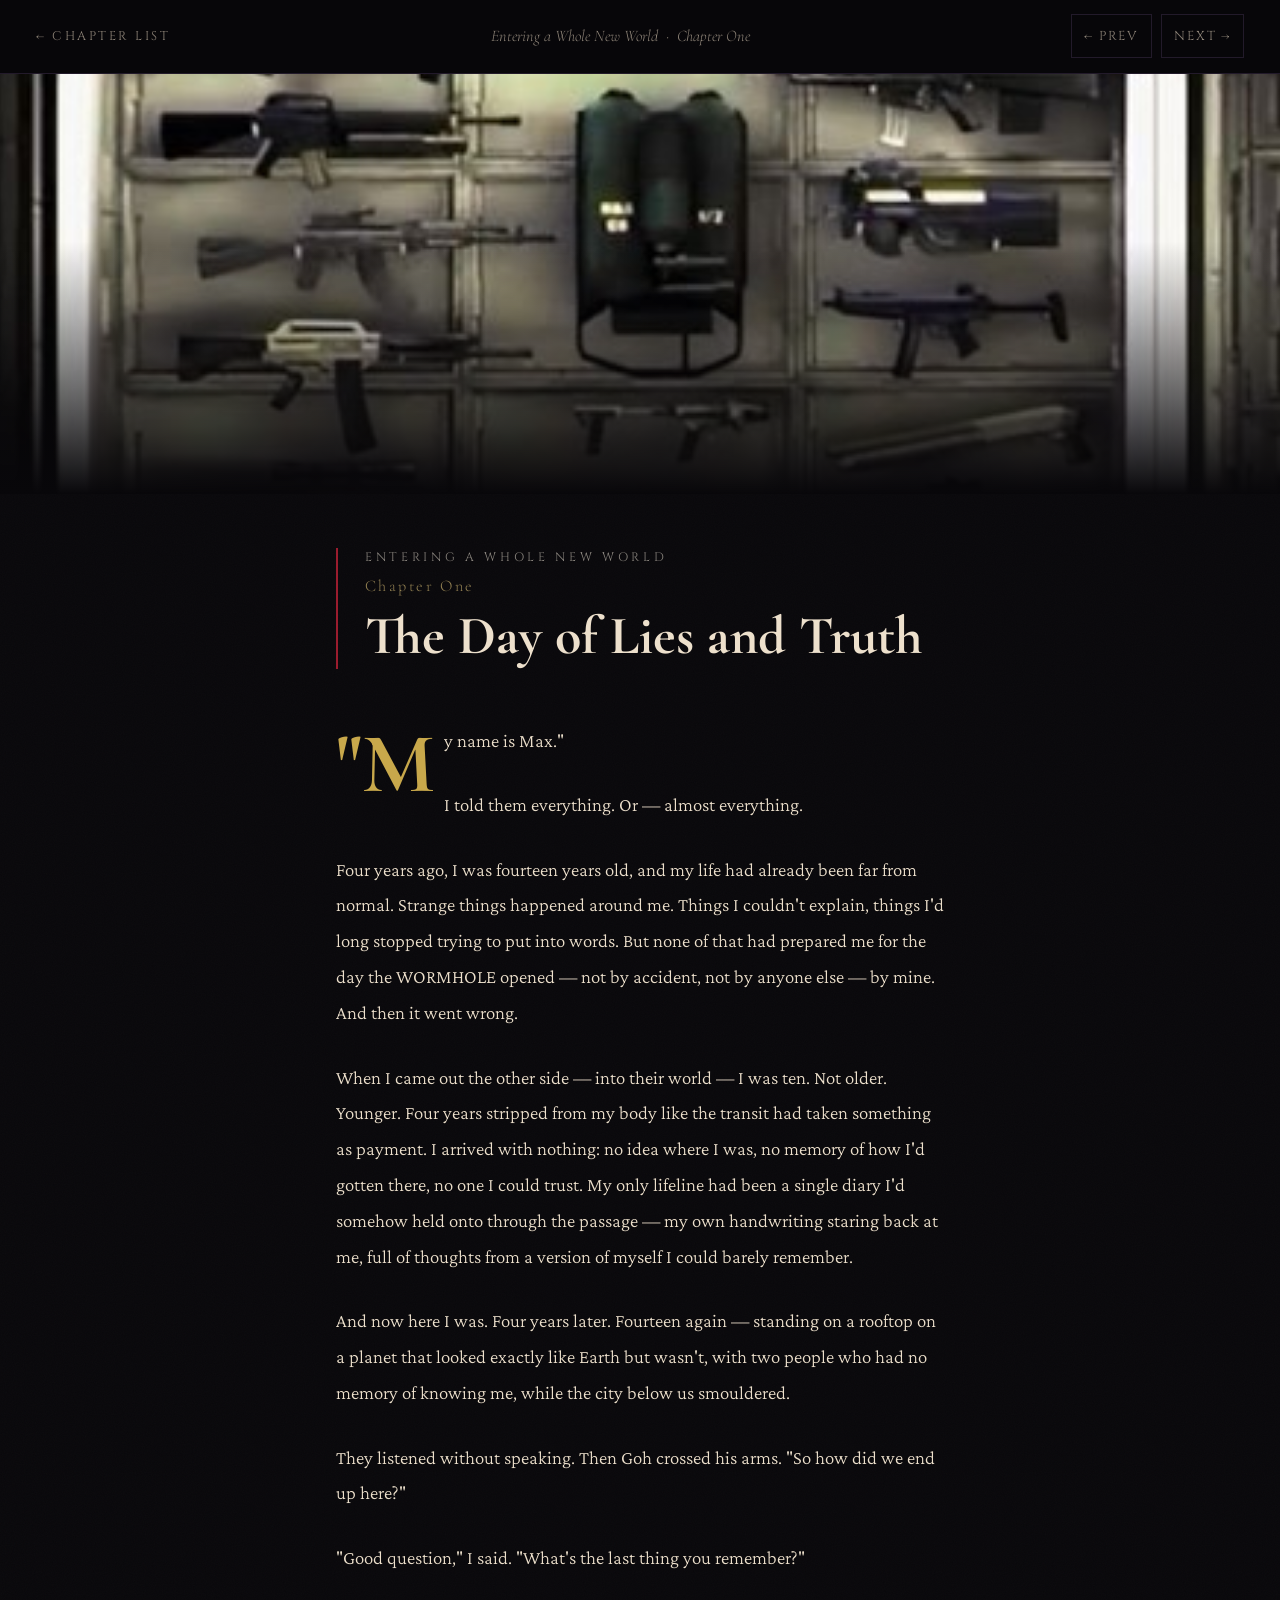
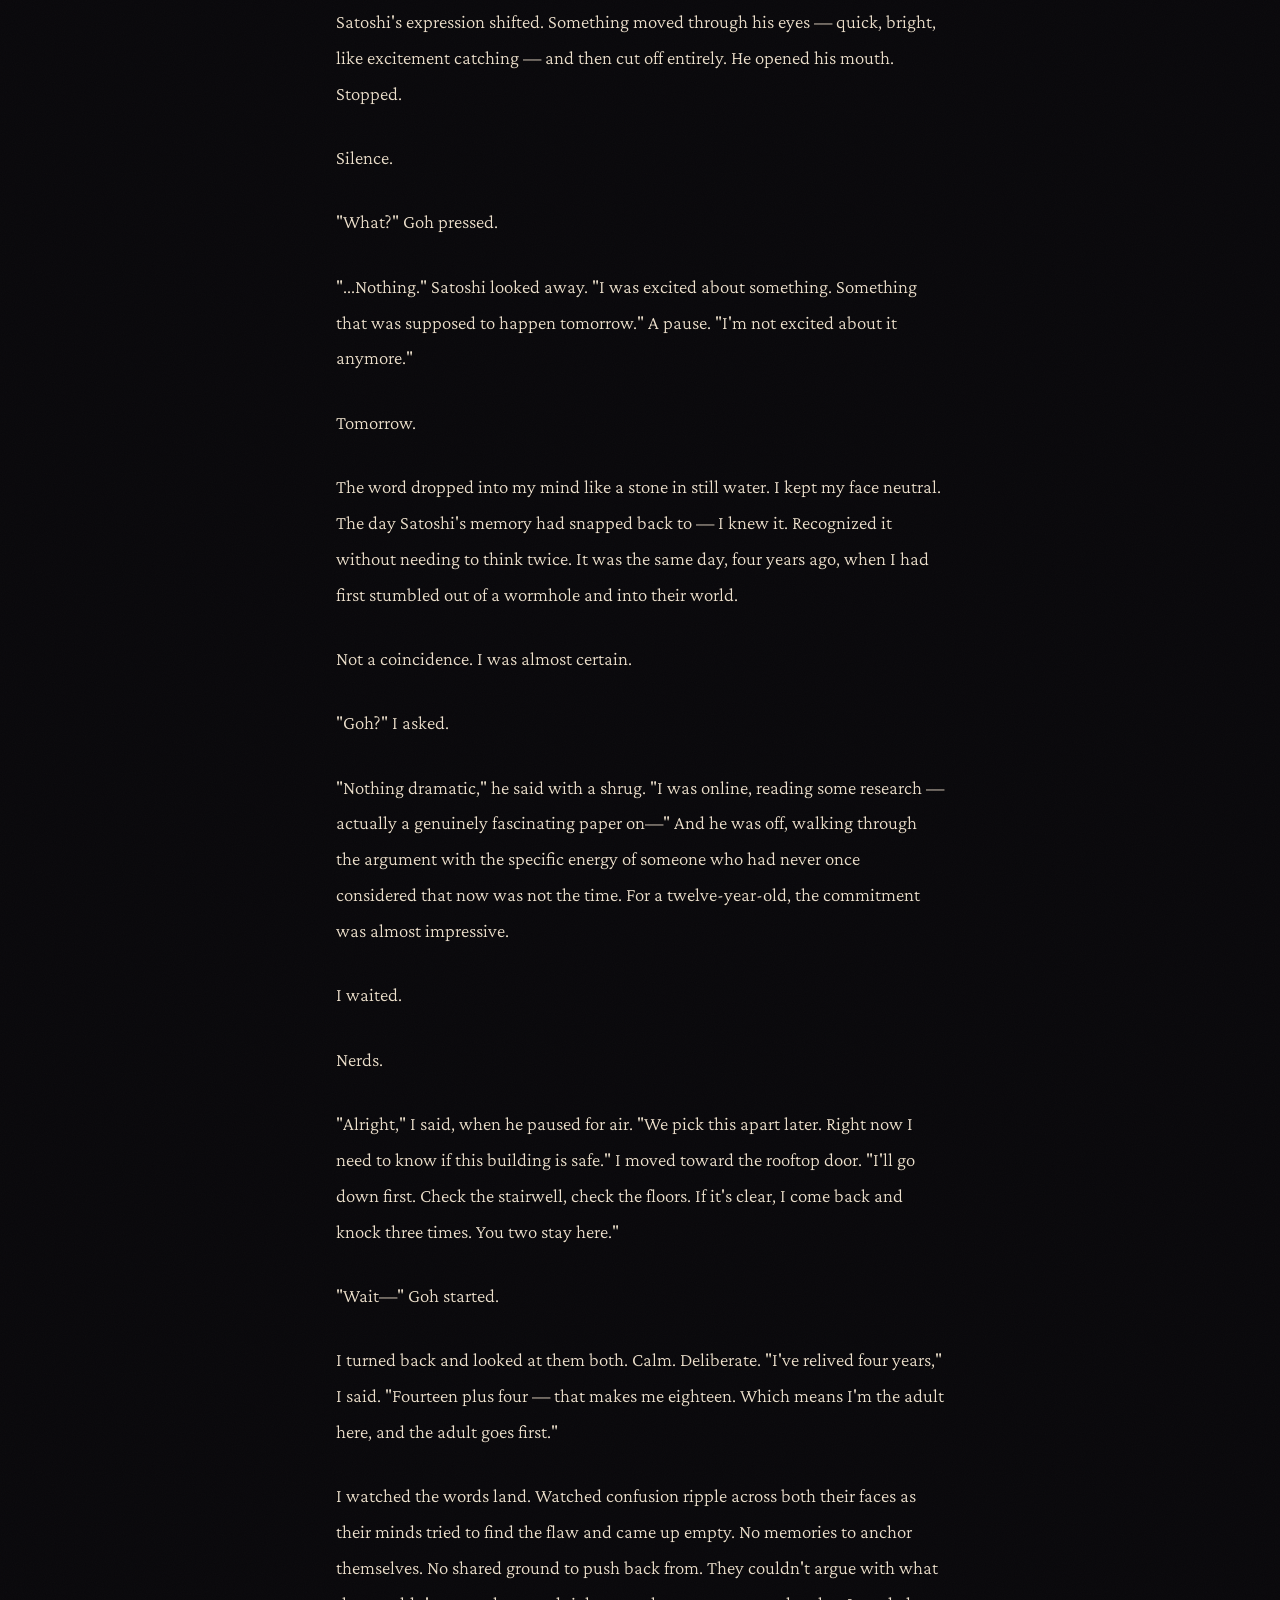
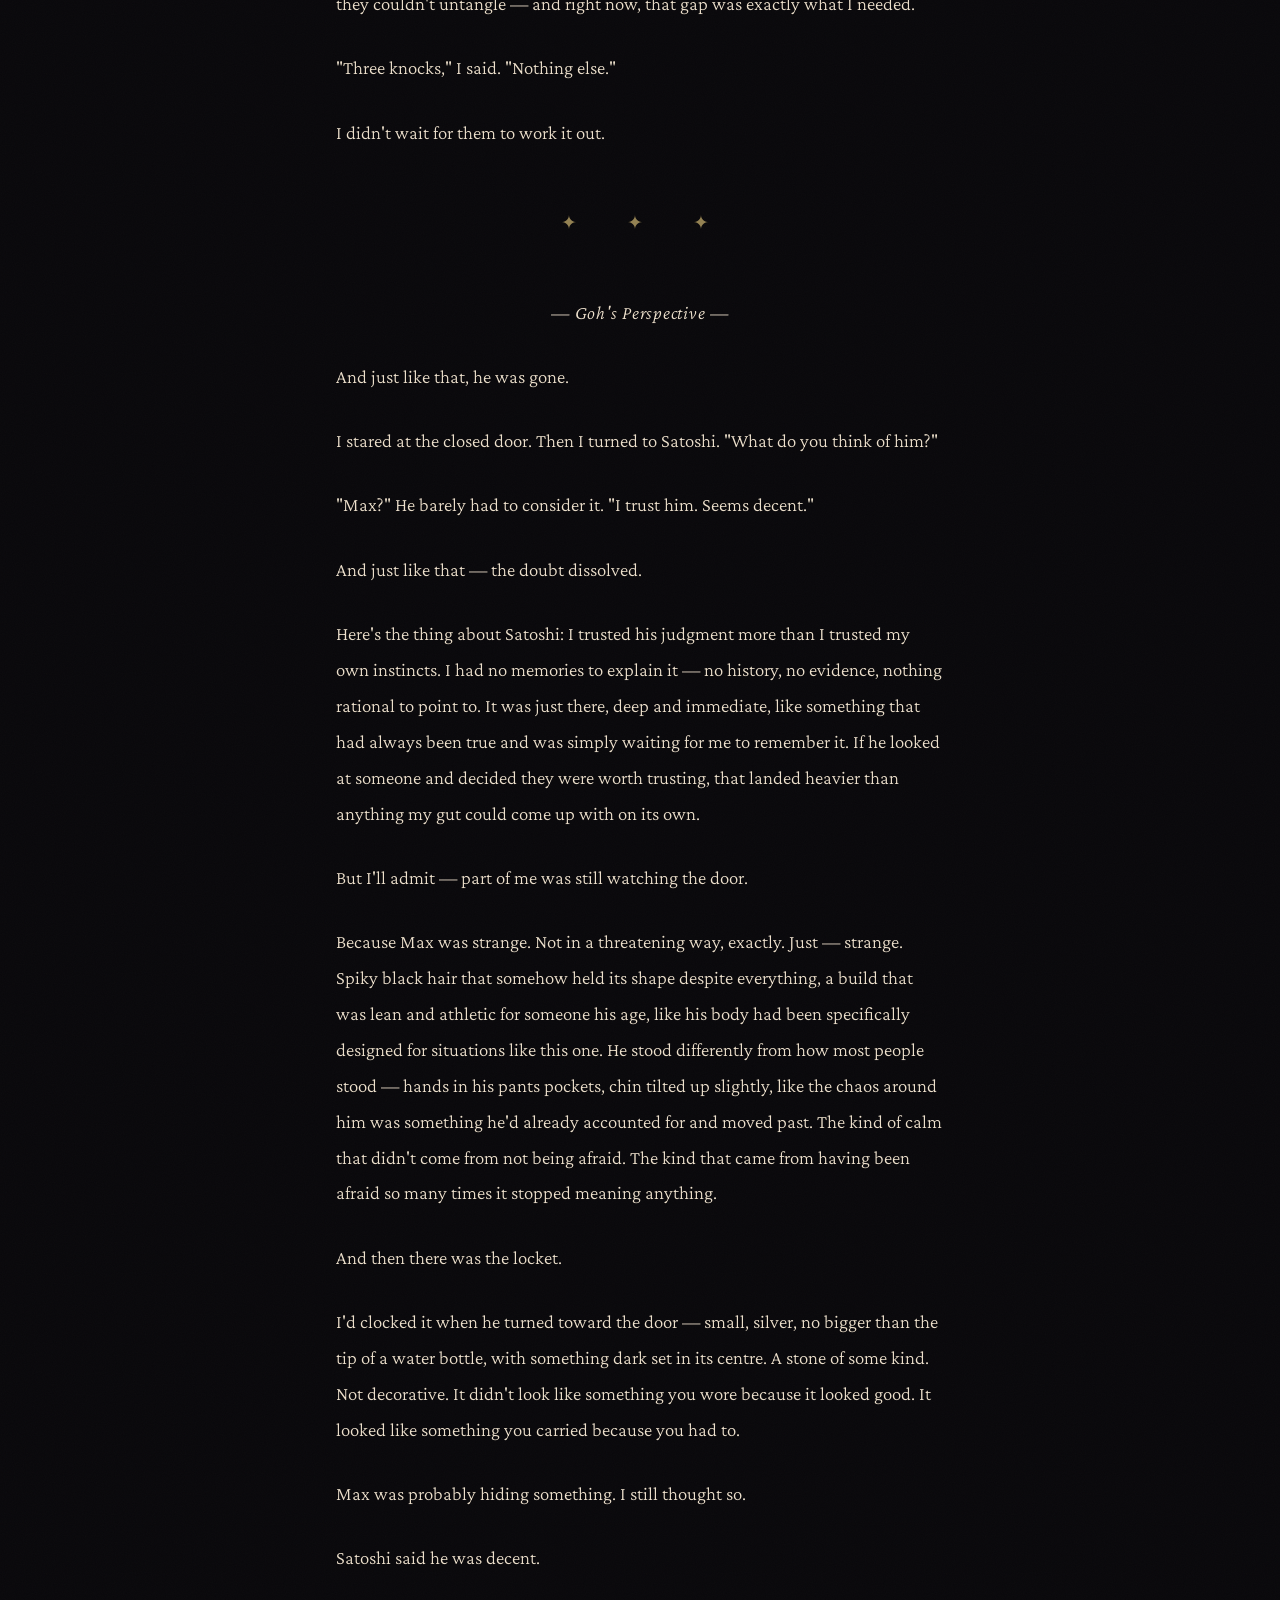
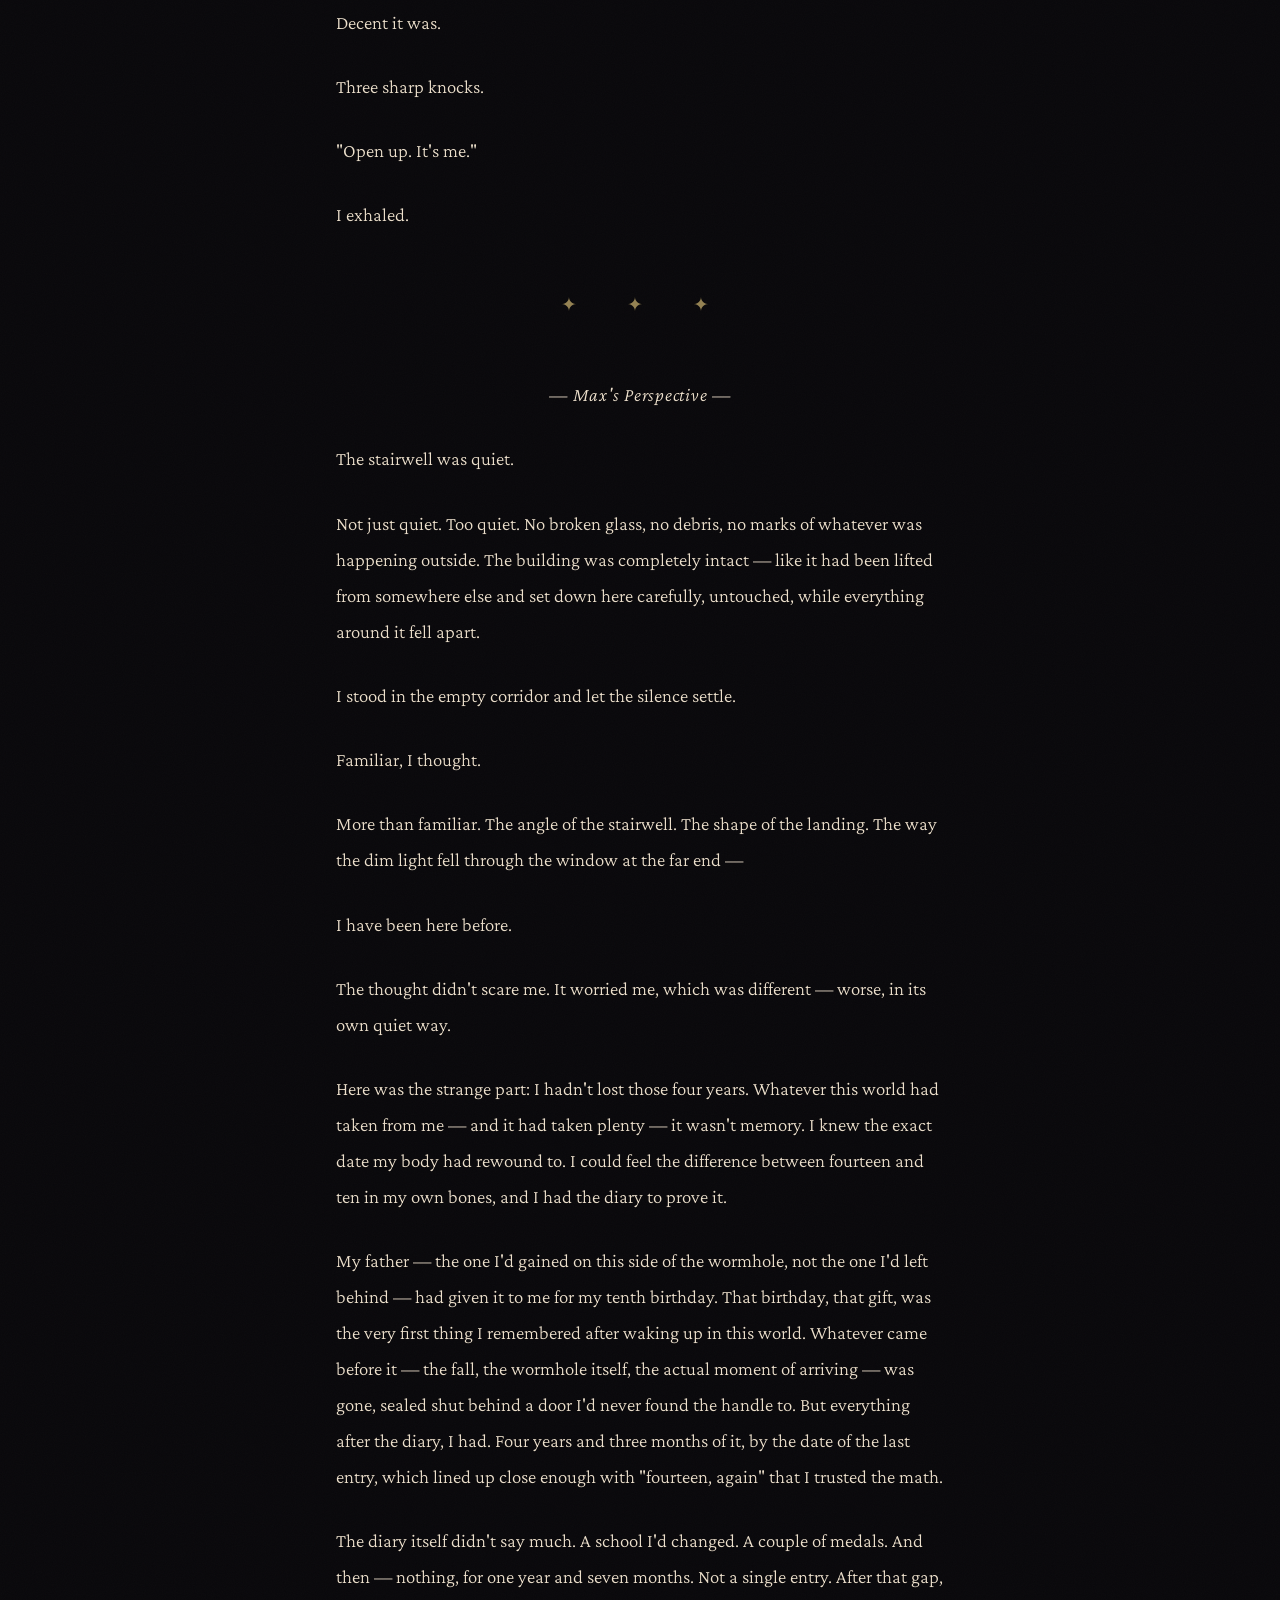
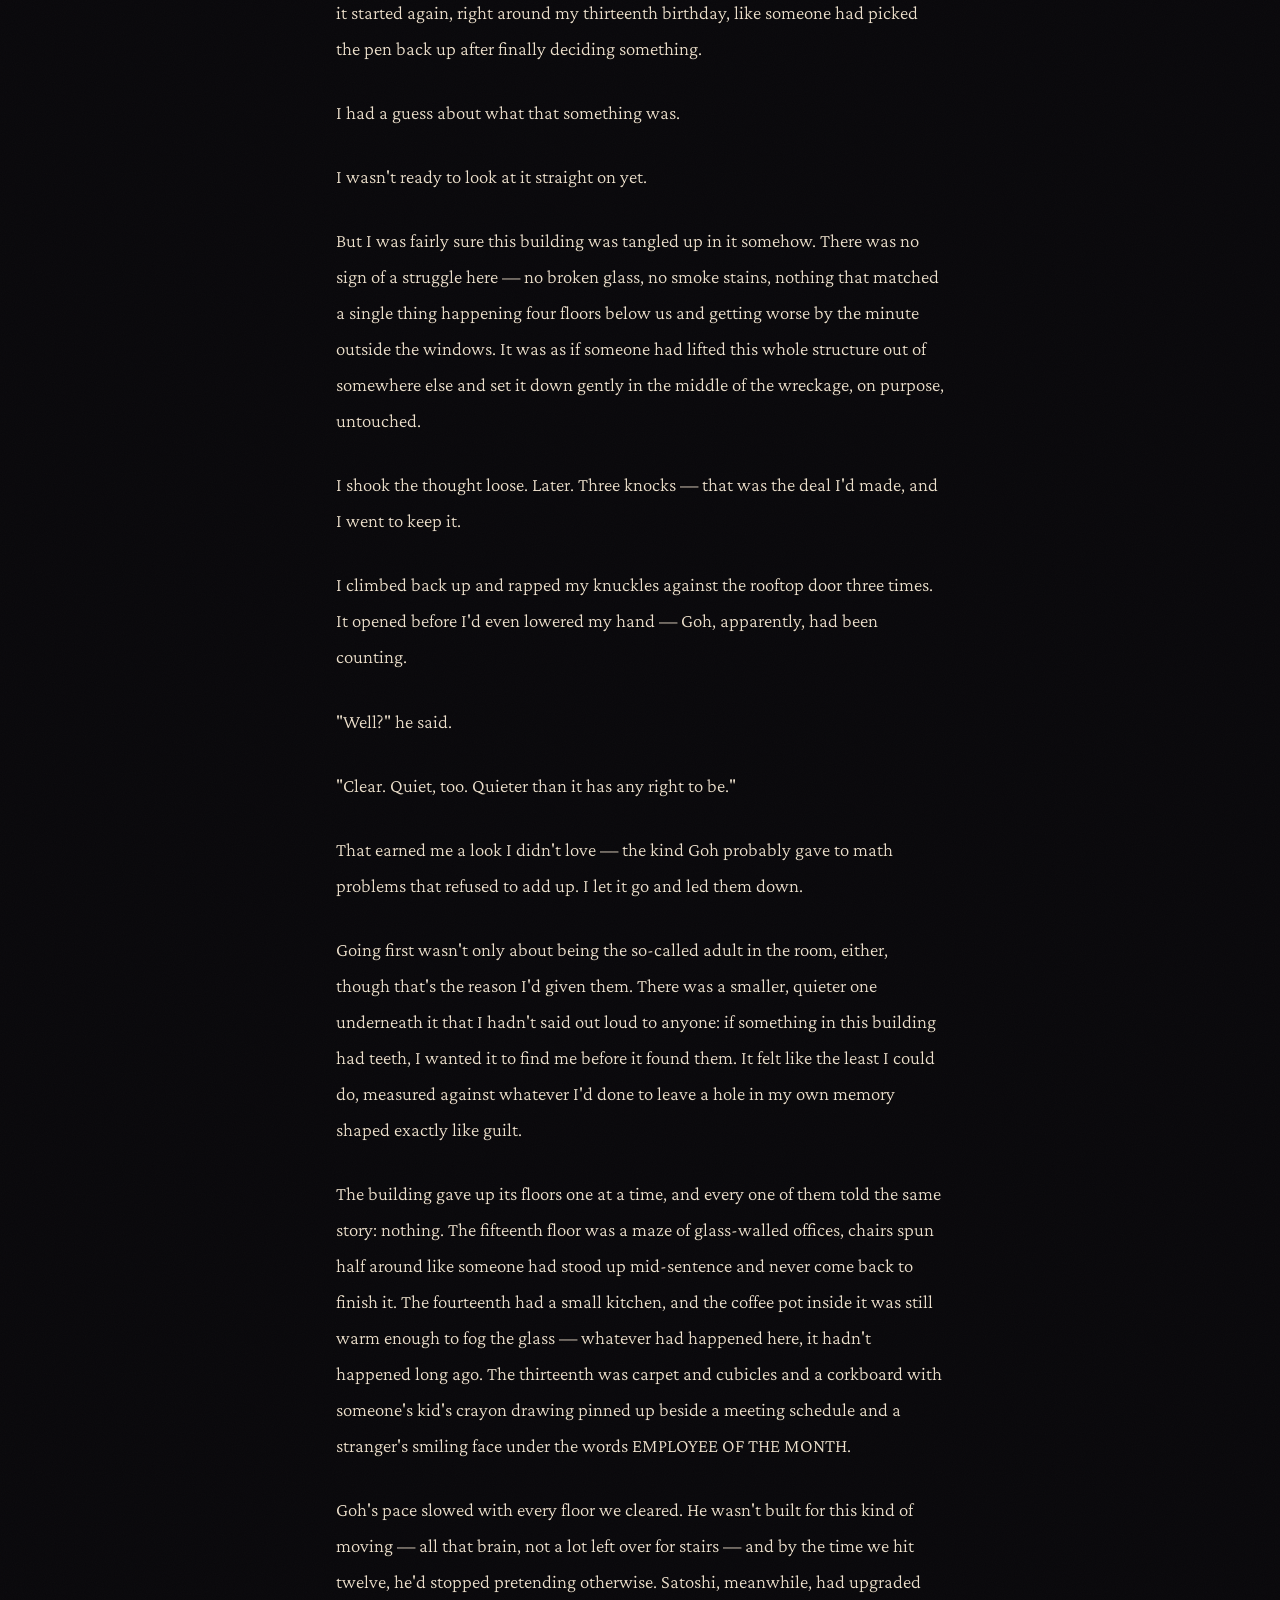
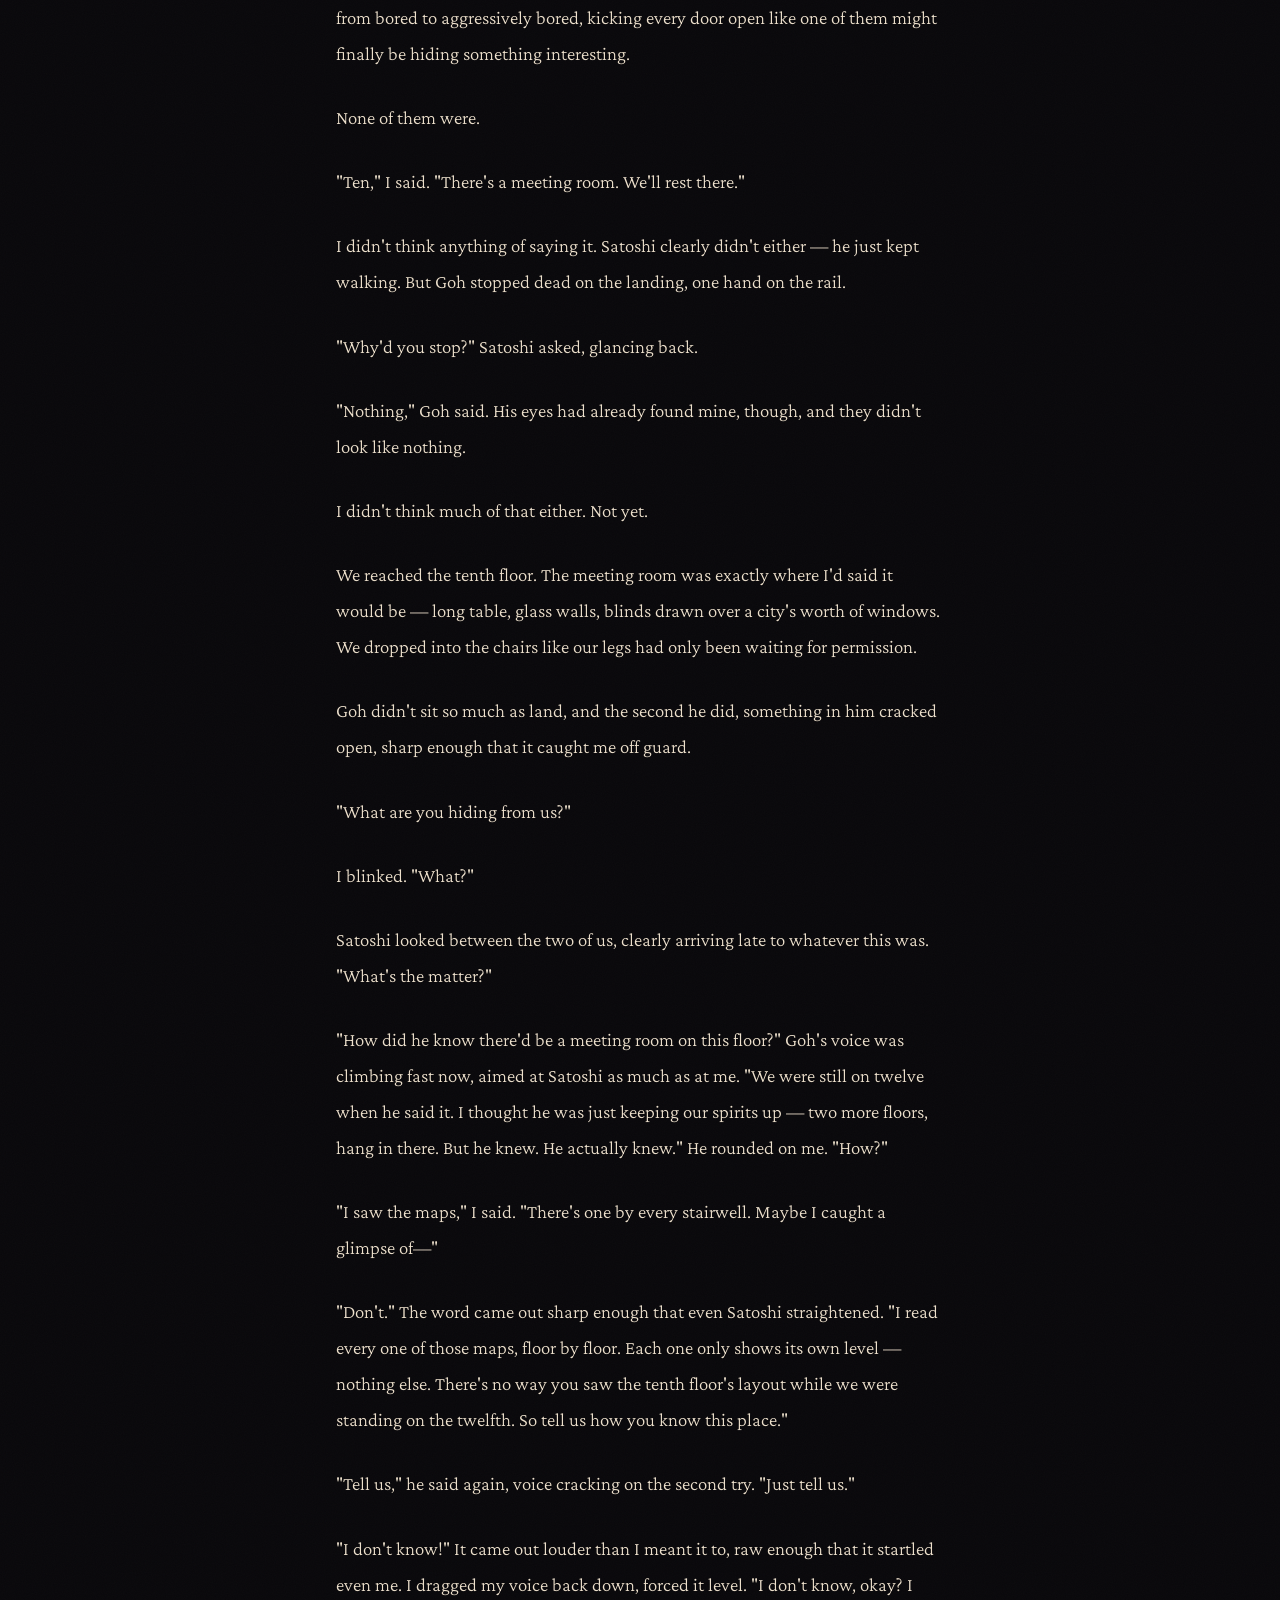
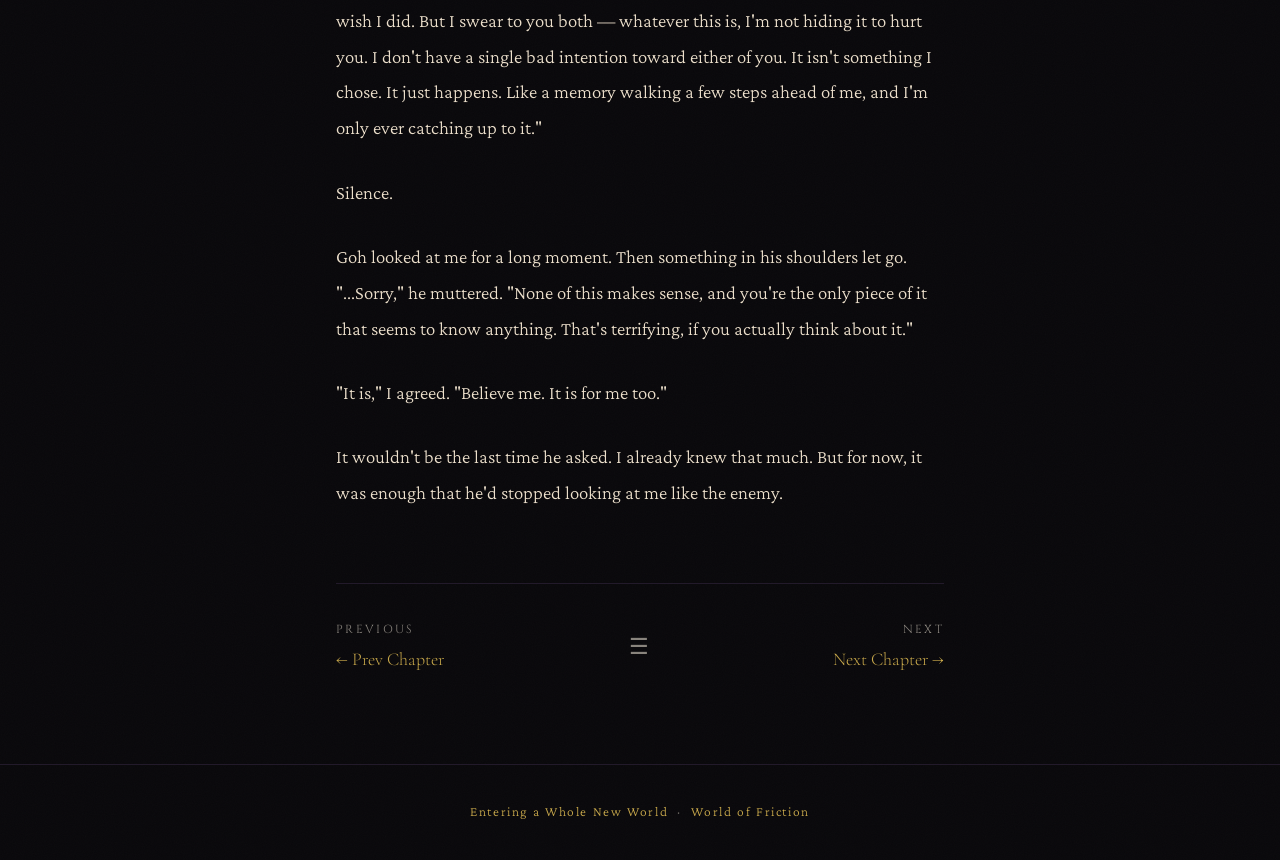
<file: stories/story1/chapters/chapter-2.html>
<!DOCTYPE html>
<html lang="en">
<head>
  <meta charset="UTF-8">
  <meta name="viewport" content="width=device-width, initial-scale=1.0">

  <title>Chapter One: The Day of Lies and Truth — Entering a Whole New World</title>

  <link rel="preconnect" href="https://fonts.googleapis.com">
  <link rel="preconnect" href="https://fonts.gstatic.com" crossorigin>
  <link href="https://fonts.googleapis.com/css2?family=Cormorant+Garamond:ital,wght@0,300;0,400;0,600;0,700;1,300;1,400;1,600&family=Crimson+Pro:ital,wght@0,300;0,400;0,600;1,300;1,400&display=swap" rel="stylesheet">

  <link rel="stylesheet" href="../../../assets/css/style.css">
</head>
<body>

  <!-- Reading progress bar -->
  <div class="reading-bar" id="readingBar"></div>

  <!-- ── TOP NAV BAR ── -->
  <nav class="chapter-nav">
    <a href="../index.html" class="chapter-nav-home">← Chapter List</a>

    <div class="chapter-nav-title">Entering a Whole New World &nbsp;·&nbsp; Chapter One</div>

    <div class="chapter-nav-pages">
      <a id="prevChapterBtn" href="#" class="nav-btn">← Prev</a>
      <a id="nextChapterBtn" href="#" class="nav-btn">Next →</a>
    </div>
  </nav>


  <!-- ── CHAPTER COVER IMAGE (optional) ── -->
  <div class="chapter-cover">
    <img
      src="../../../assets/images/chapter-s1-ch02.jpg"
      alt="Chapter cover"
      onerror="this.parentElement.innerHTML = '<div class=\'chapter-cover-placeholder\'>Chapter One</div>';"
    >
    <div class="chapter-cover-overlay"></div>
  </div>


  <!-- ── CHAPTER CONTENT ── -->
  <article class="chapter-container">

    <header class="chapter-header">
      <p class="chapter-story-name">Entering a Whole New World</p>
      <p class="chapter-number">Chapter One</p>
      <h1 class="chapter-heading">The Day of Lies and Truth</h1>
    </header>

    <div class="chapter-body">

      <p>"My name is Max."</p>

      <p>I told them everything. Or — almost everything.</p>

      <p>Four years ago, I was fourteen years old, and my life had already been far from normal. Strange things happened around me. Things I couldn't explain, things I'd long stopped trying to put into words. But none of that had prepared me for the day the WORMHOLE opened — not by accident, not by anyone else — by mine. And then it went wrong.</p>

      <p>When I came out the other side — into their world — I was ten. Not older. Younger. Four years stripped from my body like the transit had taken something as payment. I arrived with nothing: no idea where I was, no memory of how I'd gotten there, no one I could trust. My only lifeline had been a single diary I'd somehow held onto through the passage — my own handwriting staring back at me, full of thoughts from a version of myself I could barely remember.</p>

      <p>And now here I was. Four years later. Fourteen again — standing on a rooftop on a planet that looked exactly like Earth but wasn't, with two people who had no memory of knowing me, while the city below us smouldered.</p>

      <p>They listened without speaking. Then Goh crossed his arms. "So how did we end up here?"</p>

      <p>"Good question," I said. "What's the last thing you remember?"</p>

      <p>Satoshi's expression shifted. Something moved through his eyes — quick, bright, like excitement catching — and then cut off entirely. He opened his mouth. Stopped.</p>

      <p>Silence.</p>

      <p>"What?" Goh pressed.</p>

      <p>"...Nothing." Satoshi looked away. "I was excited about something. Something that was supposed to happen tomorrow." A pause. "I'm not excited about it anymore."</p>

      <p>Tomorrow.</p>

      <p>The word dropped into my mind like a stone in still water. I kept my face neutral. The day Satoshi's memory had snapped back to — I knew it. Recognized it without needing to think twice. It was the same day, four years ago, when I had first stumbled out of a wormhole and into their world.</p>

      <p>Not a coincidence. I was almost certain.</p>

      <p>"Goh?" I asked.</p>

      <p>"Nothing dramatic," he said with a shrug. "I was online, reading some research — actually a genuinely fascinating paper on—" And he was off, walking through the argument with the specific energy of someone who had never once considered that now was not the time. For a twelve-year-old, the commitment was almost impressive.</p>

      <p>I waited.</p>

      <p>Nerds.</p>

      <p>"Alright," I said, when he paused for air. "We pick this apart later. Right now I need to know if this building is safe." I moved toward the rooftop door. "I'll go down first. Check the stairwell, check the floors. If it's clear, I come back and knock three times. You two stay here."</p>

      <p>"Wait—" Goh started.</p>

      <p>I turned back and looked at them both. Calm. Deliberate. "I've relived four years," I said. "Fourteen plus four — that makes me eighteen. Which means I'm the adult here, and the adult goes first."</p>

      <p>I watched the words land. Watched confusion ripple across both their faces as their minds tried to find the flaw and came up empty. No memories to anchor themselves. No shared ground to push back from. They couldn't argue with what they couldn't untangle — and right now, that gap was exactly what I needed.</p>

      <p>"Three knocks," I said. "Nothing else."</p>

      <p>I didn't wait for them to work it out.</p>

      <div class="chapter-separator">✦ &nbsp; ✦ &nbsp; ✦</div>

      <p style="text-align:center; font-style:italic; letter-spacing:0.04em; margin: 0 0 1.5em;">— Goh's Perspective —</p>

      <p>And just like that, he was gone.</p>

      <p>I stared at the closed door. Then I turned to Satoshi. "What do you think of him?"</p>

      <p>"Max?" He barely had to consider it. "I trust him. Seems decent."</p>

      <p>And just like that — the doubt dissolved.</p>

      <p>Here's the thing about Satoshi: I trusted his judgment more than I trusted my own instincts. I had no memories to explain it — no history, no evidence, nothing rational to point to. It was just there, deep and immediate, like something that had always been true and was simply waiting for me to remember it. If he looked at someone and decided they were worth trusting, that landed heavier than anything my gut could come up with on its own.</p>

      <p>But I'll admit — part of me was still watching the door.</p>

      <p>Because Max was strange. Not in a threatening way, exactly. Just — strange. Spiky black hair that somehow held its shape despite everything, a build that was lean and athletic for someone his age, like his body had been specifically designed for situations like this one. He stood differently from how most people stood — hands in his pants pockets, chin tilted up slightly, like the chaos around him was something he'd already accounted for and moved past. The kind of calm that didn't come from not being afraid. The kind that came from having been afraid so many times it stopped meaning anything.</p>

      <p>And then there was the locket.</p>

      <p>I'd clocked it when he turned toward the door — small, silver, no bigger than the tip of a water bottle, with something dark set in its centre. A stone of some kind. Not decorative. It didn't look like something you wore because it looked good. It looked like something you carried because you had to.</p>

      <p>Max was probably hiding something. I still thought so.</p>

      <p>Satoshi said he was decent.</p>

      <p>Decent it was.</p>

      <p>Three sharp knocks.</p>

      <p>"Open up. It's me."</p>

      <p>I exhaled.</p>

      <div class="chapter-separator">✦ &nbsp; ✦ &nbsp; ✦</div>

      <p style="text-align:center; font-style:italic; letter-spacing:0.04em; margin: 0 0 1.5em;">— Max's Perspective —</p>

      <p>The stairwell was quiet.</p>

      <p>Not just quiet. Too quiet. No broken glass, no debris, no marks of whatever was happening outside. The building was completely intact — like it had been lifted from somewhere else and set down here carefully, untouched, while everything around it fell apart.</p>

      <p>I stood in the empty corridor and let the silence settle.</p>

      <p>Familiar, I thought.</p>

      <p>More than familiar. The angle of the stairwell. The shape of the landing. The way the dim light fell through the window at the far end —</p>

      <p>I have been here before.</p>

      <p>The thought didn't scare me. It worried me, which was different — worse, in its own quiet way.</p>

      <p>Here was the strange part: I hadn't lost those four years. Whatever this world had taken from me — and it had taken plenty — it wasn't memory. I knew the exact date my body had rewound to. I could feel the difference between fourteen and ten in my own bones, and I had the diary to prove it.</p>

      <p>My father — the one I'd gained on this side of the wormhole, not the one I'd left behind — had given it to me for my tenth birthday. That birthday, that gift, was the very first thing I remembered after waking up in this world. Whatever came before it — the fall, the wormhole itself, the actual moment of arriving — was gone, sealed shut behind a door I'd never found the handle to. But everything after the diary, I had. Four years and three months of it, by the date of the last entry, which lined up close enough with "fourteen, again" that I trusted the math.</p>

      <p>The diary itself didn't say much. A school I'd changed. A couple of medals. And then — nothing, for one year and seven months. Not a single entry. After that gap, it started again, right around my thirteenth birthday, like someone had picked the pen back up after finally deciding something.</p>

      <p>I had a guess about what that something was.</p>

      <p>I wasn't ready to look at it straight on yet.</p>

      <p>But I was fairly sure this building was tangled up in it somehow. There was no sign of a struggle here — no broken glass, no smoke stains, nothing that matched a single thing happening four floors below us and getting worse by the minute outside the windows. It was as if someone had lifted this whole structure out of somewhere else and set it down gently in the middle of the wreckage, on purpose, untouched.</p>

      <p>I shook the thought loose. Later. Three knocks — that was the deal I'd made, and I went to keep it.</p>

      <p>I climbed back up and rapped my knuckles against the rooftop door three times. It opened before I'd even lowered my hand — Goh, apparently, had been counting.</p>

      <p>"Well?" he said.</p>

      <p>"Clear. Quiet, too. Quieter than it has any right to be."</p>

      <p>That earned me a look I didn't love — the kind Goh probably gave to math problems that refused to add up. I let it go and led them down.</p>

      <p>Going first wasn't only about being the so-called adult in the room, either, though that's the reason I'd given them. There was a smaller, quieter one underneath it that I hadn't said out loud to anyone: if something in this building had teeth, I wanted it to find me before it found them. It felt like the least I could do, measured against whatever I'd done to leave a hole in my own memory shaped exactly like guilt.</p>

      <p>The building gave up its floors one at a time, and every one of them told the same story: nothing. The fifteenth floor was a maze of glass-walled offices, chairs spun half around like someone had stood up mid-sentence and never come back to finish it. The fourteenth had a small kitchen, and the coffee pot inside it was still warm enough to fog the glass — whatever had happened here, it hadn't happened long ago. The thirteenth was carpet and cubicles and a corkboard with someone's kid's crayon drawing pinned up beside a meeting schedule and a stranger's smiling face under the words EMPLOYEE OF THE MONTH.</p>

      <p>Goh's pace slowed with every floor we cleared. He wasn't built for this kind of moving — all that brain, not a lot left over for stairs — and by the time we hit twelve, he'd stopped pretending otherwise. Satoshi, meanwhile, had upgraded from bored to aggressively bored, kicking every door open like one of them might finally be hiding something interesting.</p>

      <p>None of them were.</p>

      <p>"Ten," I said. "There's a meeting room. We'll rest there."</p>

      <p>I didn't think anything of saying it. Satoshi clearly didn't either — he just kept walking. But Goh stopped dead on the landing, one hand on the rail.</p>

      <p>"Why'd you stop?" Satoshi asked, glancing back.</p>

      <p>"Nothing," Goh said. His eyes had already found mine, though, and they didn't look like nothing.</p>

      <p>I didn't think much of that either. Not yet.</p>

      <p>We reached the tenth floor. The meeting room was exactly where I'd said it would be — long table, glass walls, blinds drawn over a city's worth of windows. We dropped into the chairs like our legs had only been waiting for permission.</p>

      <p>Goh didn't sit so much as land, and the second he did, something in him cracked open, sharp enough that it caught me off guard.</p>

      <p>"What are you hiding from us?"</p>

      <p>I blinked. "What?"</p>

      <p>Satoshi looked between the two of us, clearly arriving late to whatever this was. "What's the matter?"</p>

      <p>"How did he know there'd be a meeting room on this floor?" Goh's voice was climbing fast now, aimed at Satoshi as much as at me. "We were still on twelve when he said it. I thought he was just keeping our spirits up — two more floors, hang in there. But he knew. He actually knew." He rounded on me. "How?"</p>

      <p>"I saw the maps," I said. "There's one by every stairwell. Maybe I caught a glimpse of—"</p>

      <p>"Don't." The word came out sharp enough that even Satoshi straightened. "I read every one of those maps, floor by floor. Each one only shows its own level — nothing else. There's no way you saw the tenth floor's layout while we were standing on the twelfth. So tell us how you know this place."</p>

      <p>"Tell us," he said again, voice cracking on the second try. "Just tell us."</p>

      <p>"I don't know!" It came out louder than I meant it to, raw enough that it startled even me. I dragged my voice back down, forced it level. "I don't know, okay? I wish I did. But I swear to you both — whatever this is, I'm not hiding it to hurt you. I don't have a single bad intention toward either of you. It isn't something I chose. It just happens. Like a memory walking a few steps ahead of me, and I'm only ever catching up to it."</p>

      <p>Silence.</p>

      <p>Goh looked at me for a long moment. Then something in his shoulders let go. "...Sorry," he muttered. "None of this makes sense, and you're the only piece of it that seems to know anything. That's terrifying, if you actually think about it."</p>

      <p>"It is," I agreed. "Believe me. It is for me too."</p>

      <p>It wouldn't be the last time he asked. I already knew that much. But for now, it was enough that he'd stopped looking at me like the enemy.</p>

    </div><!-- /chapter-body -->


    <!-- ── BOTTOM NAVIGATION ── -->
    <nav class="chapter-end-nav">
      <div class="end-nav-btn prev">
        <span class="end-nav-label">Previous</span>
        <a id="prevChapterBtnEnd" href="#" class="end-nav-title">← Prev Chapter</a>
      </div>
      <a href="../index.html" class="end-nav-center" title="Chapter list">☰</a>
      <div class="end-nav-btn next">
        <span class="end-nav-label">Next</span>
        <a id="nextChapterBtnEnd" href="#" class="end-nav-title">Next Chapter →</a>
      </div>
    </nav>

  </article>

  <footer class="site-footer">
    <p>
      <a href="../index.html">Entering a Whole New World</a>
      &nbsp;·&nbsp;
      <a href="../../../index.html">World of Friction</a>
    </p>
  </footer>

  <script src="../../../assets/js/app.js"></script>
  <script>
    document.addEventListener('DOMContentLoaded', () => {
      initChapterPage({
        storyId: 'story1',
        chapterNum: 2,
        chapterTitle: 'Chapter One: The Day of Lies and Truth',
        chapterUrl: 'stories/story1/chapters/chapter-02.html',
        prevUrl: 'chapter-01.html',
        nextUrl: 'chapter-03.html',
        totalChapters: 4
      });
    });
  </script>
</body>
</html>
</file>
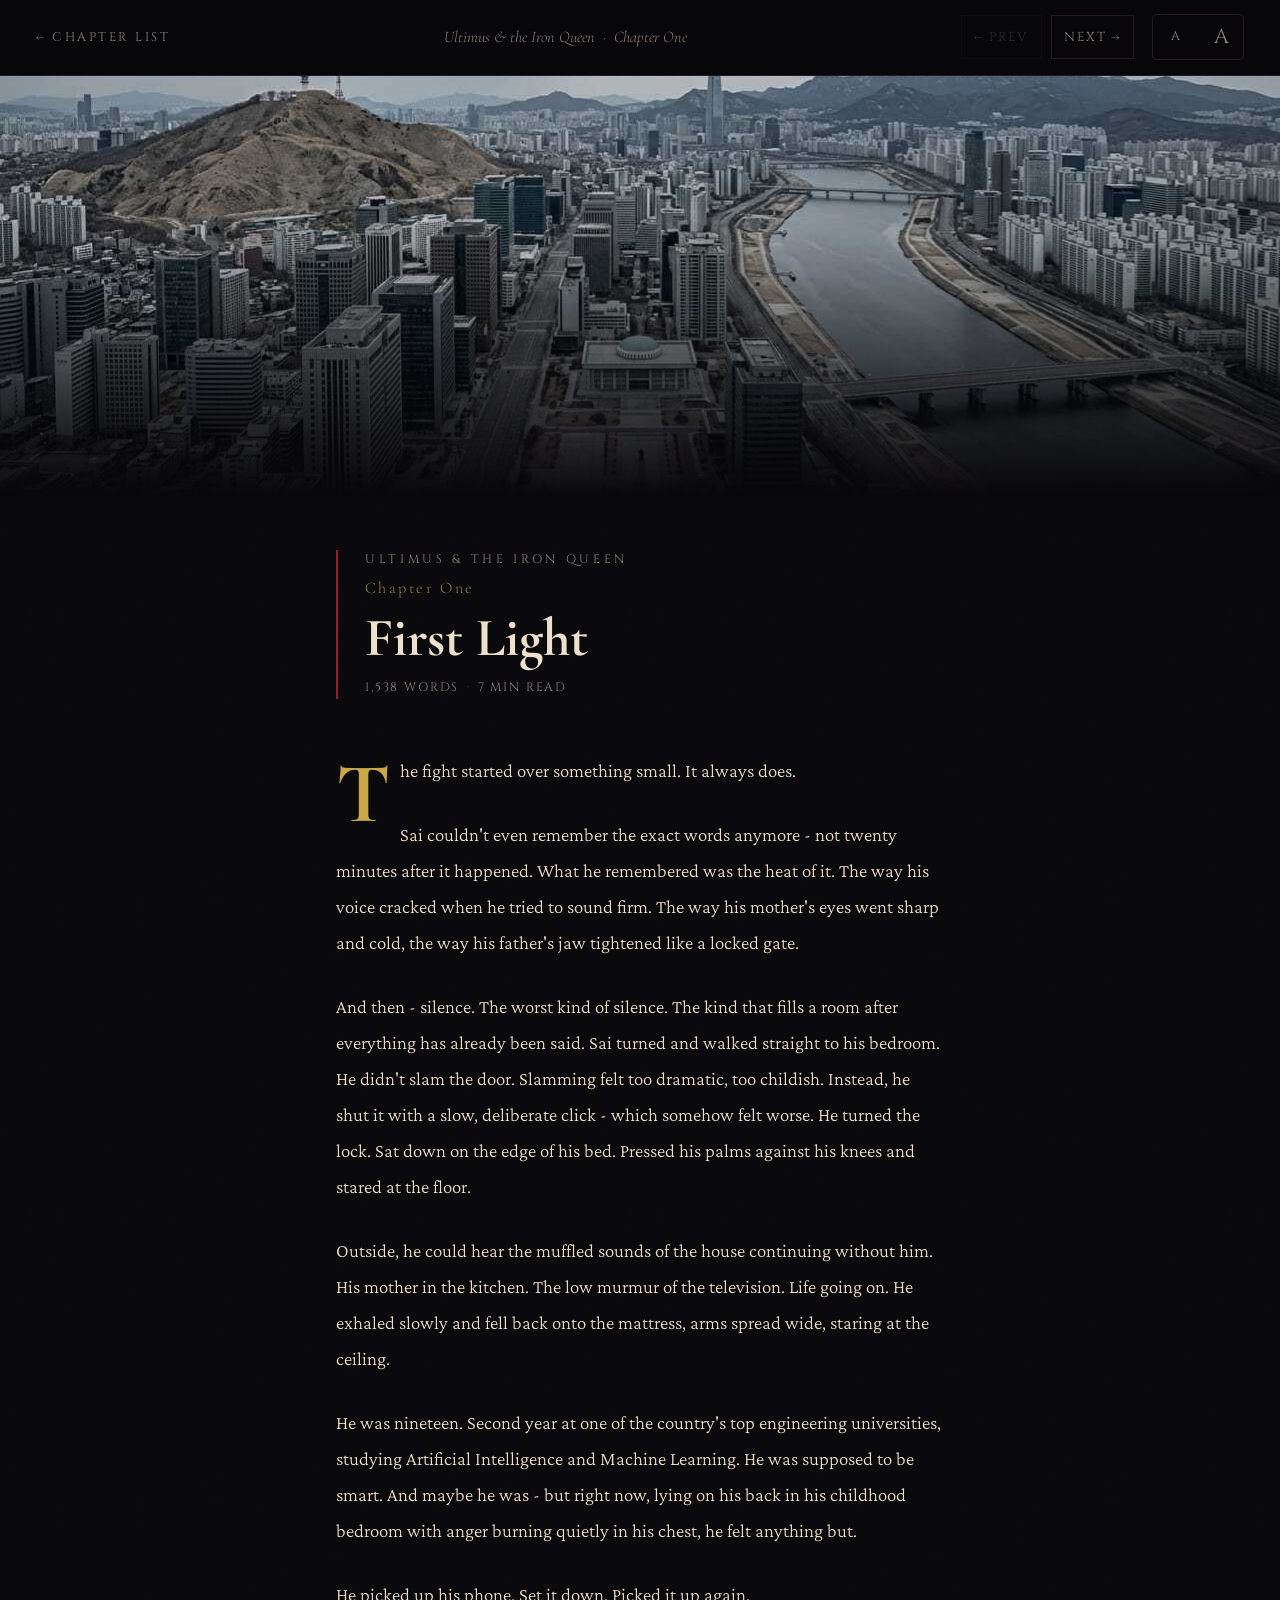
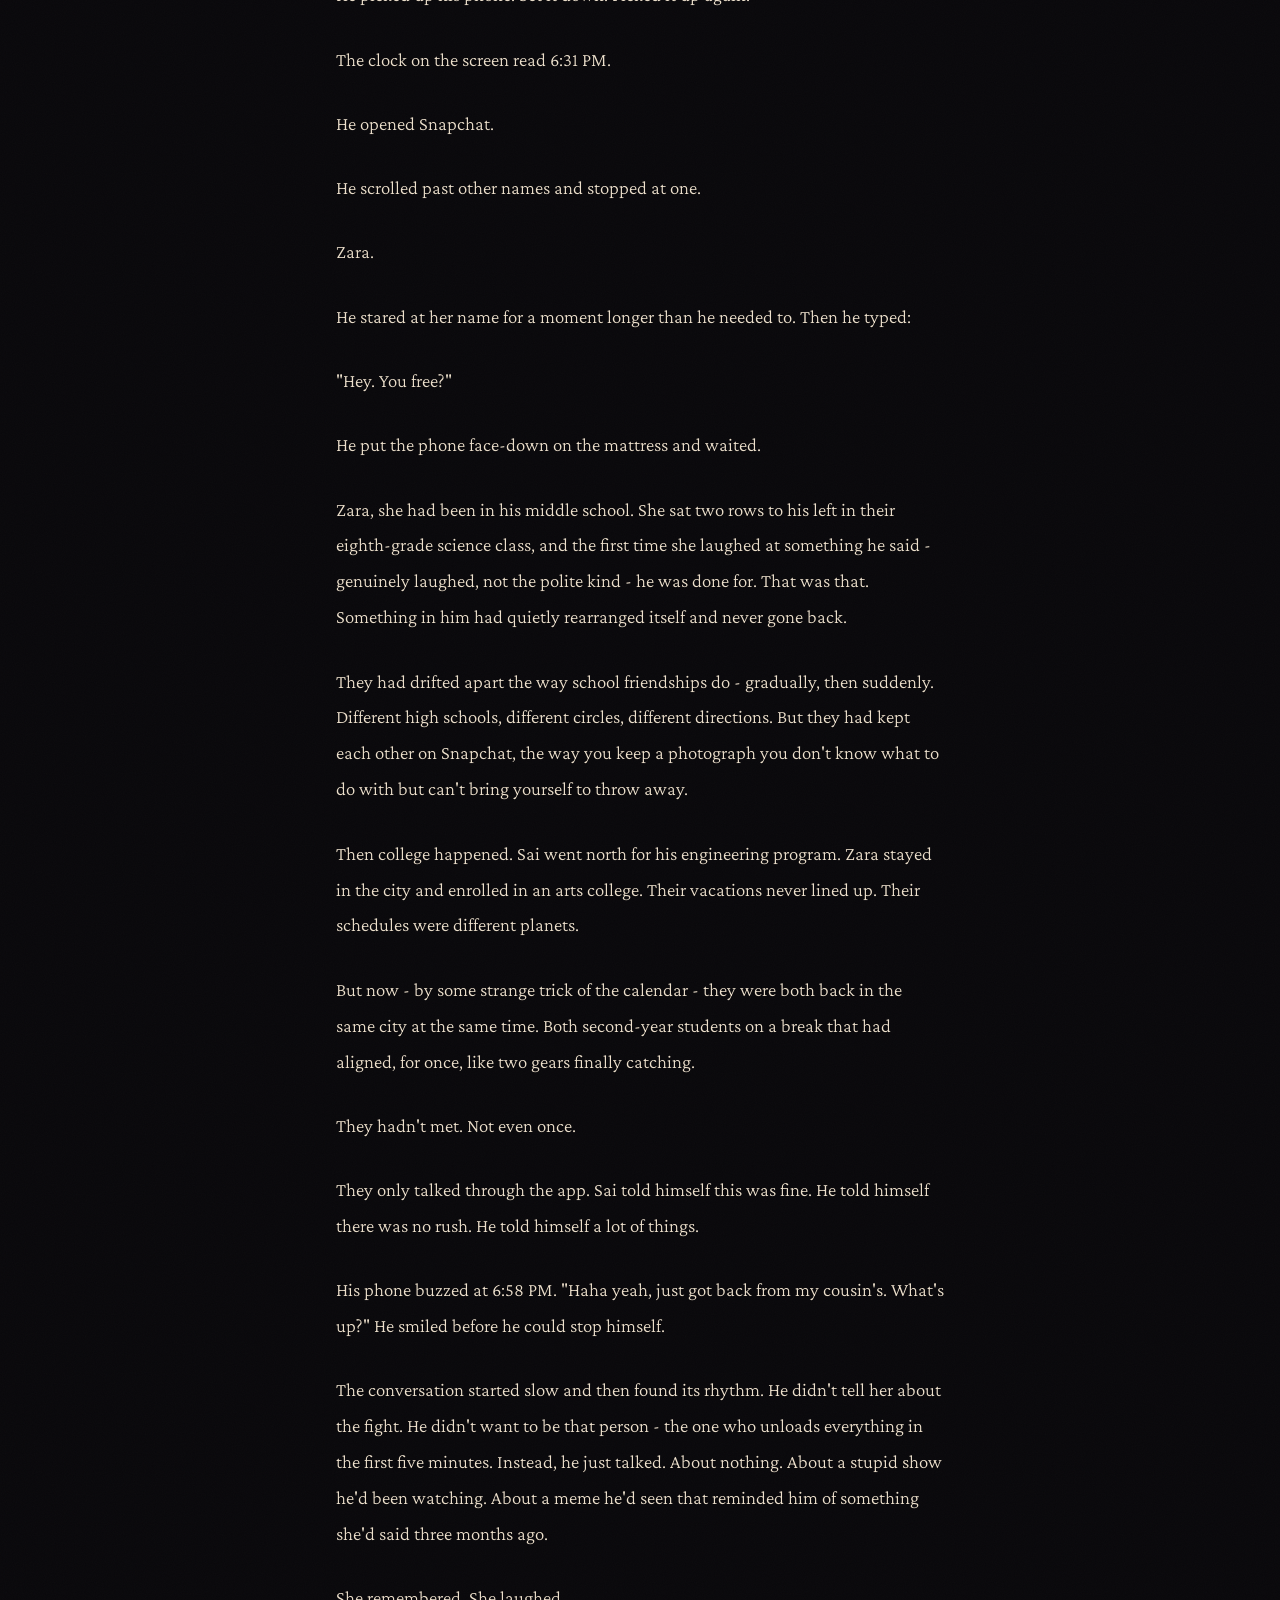
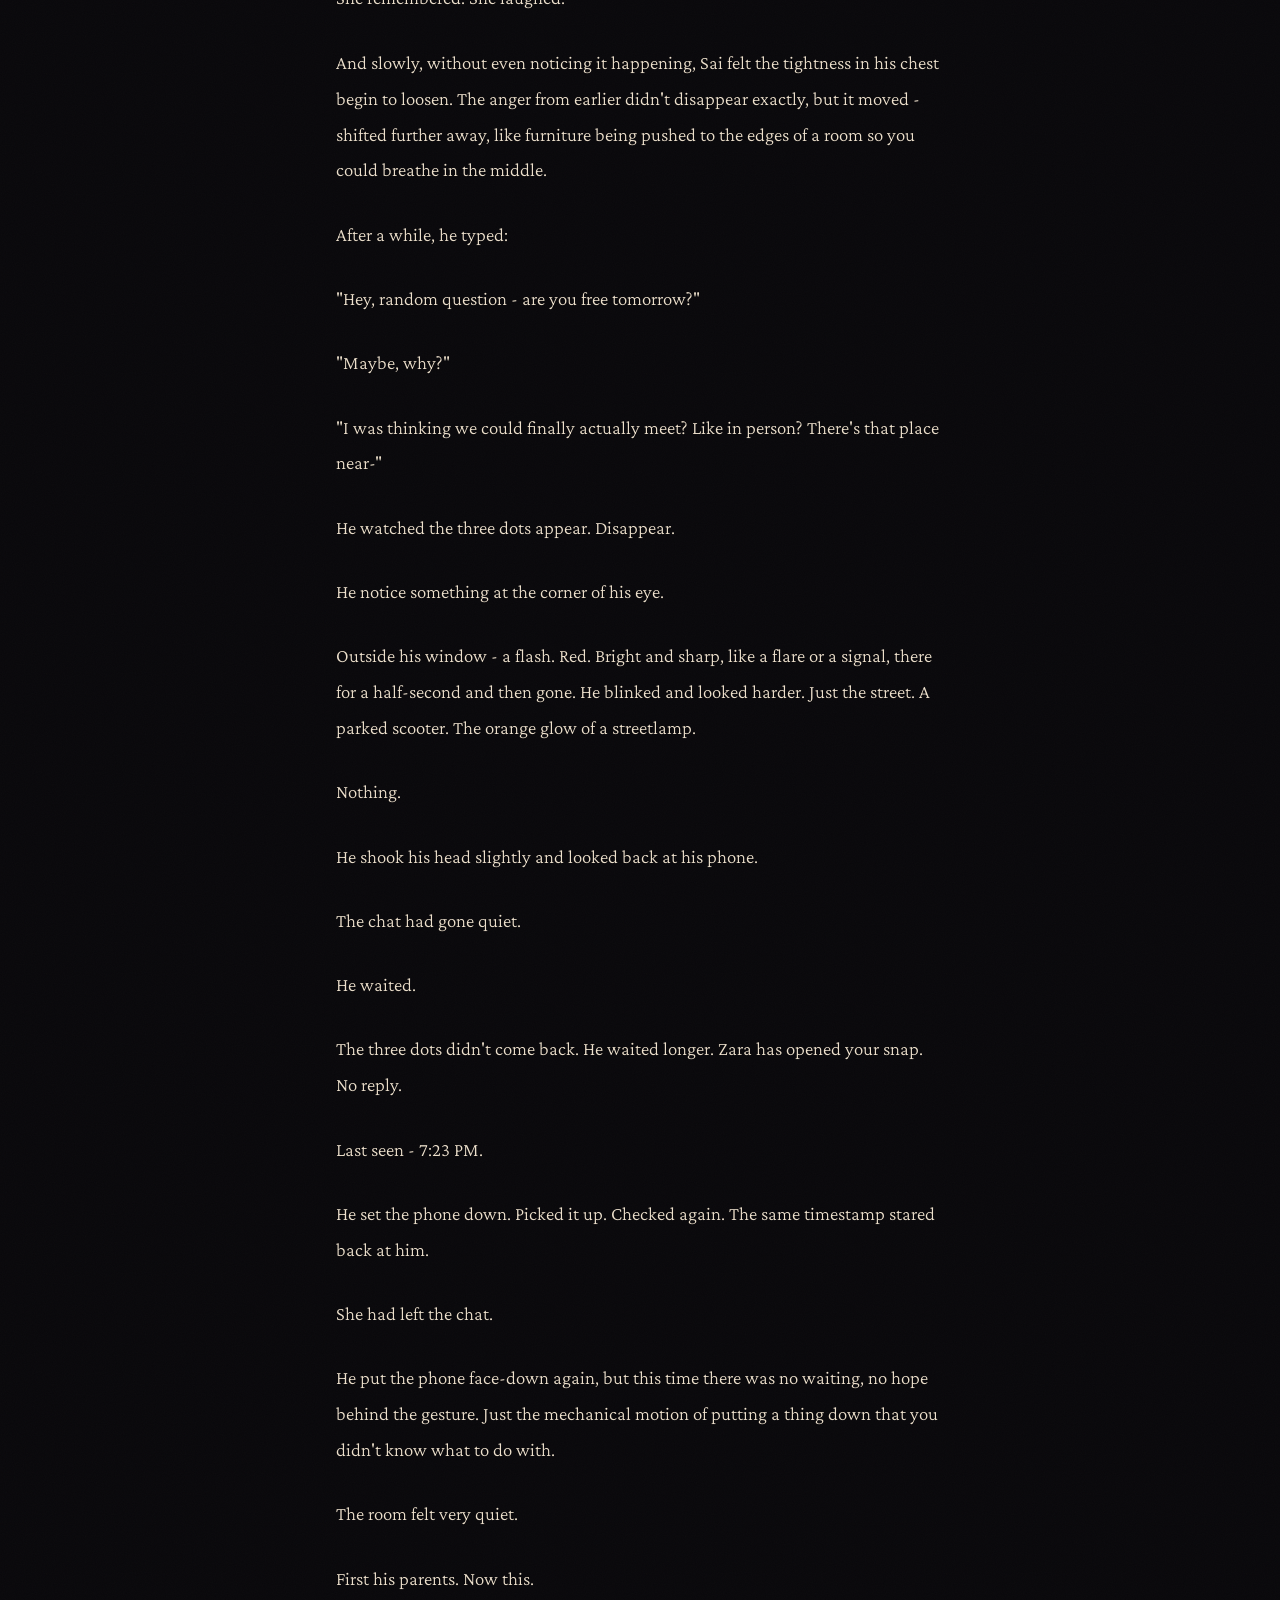
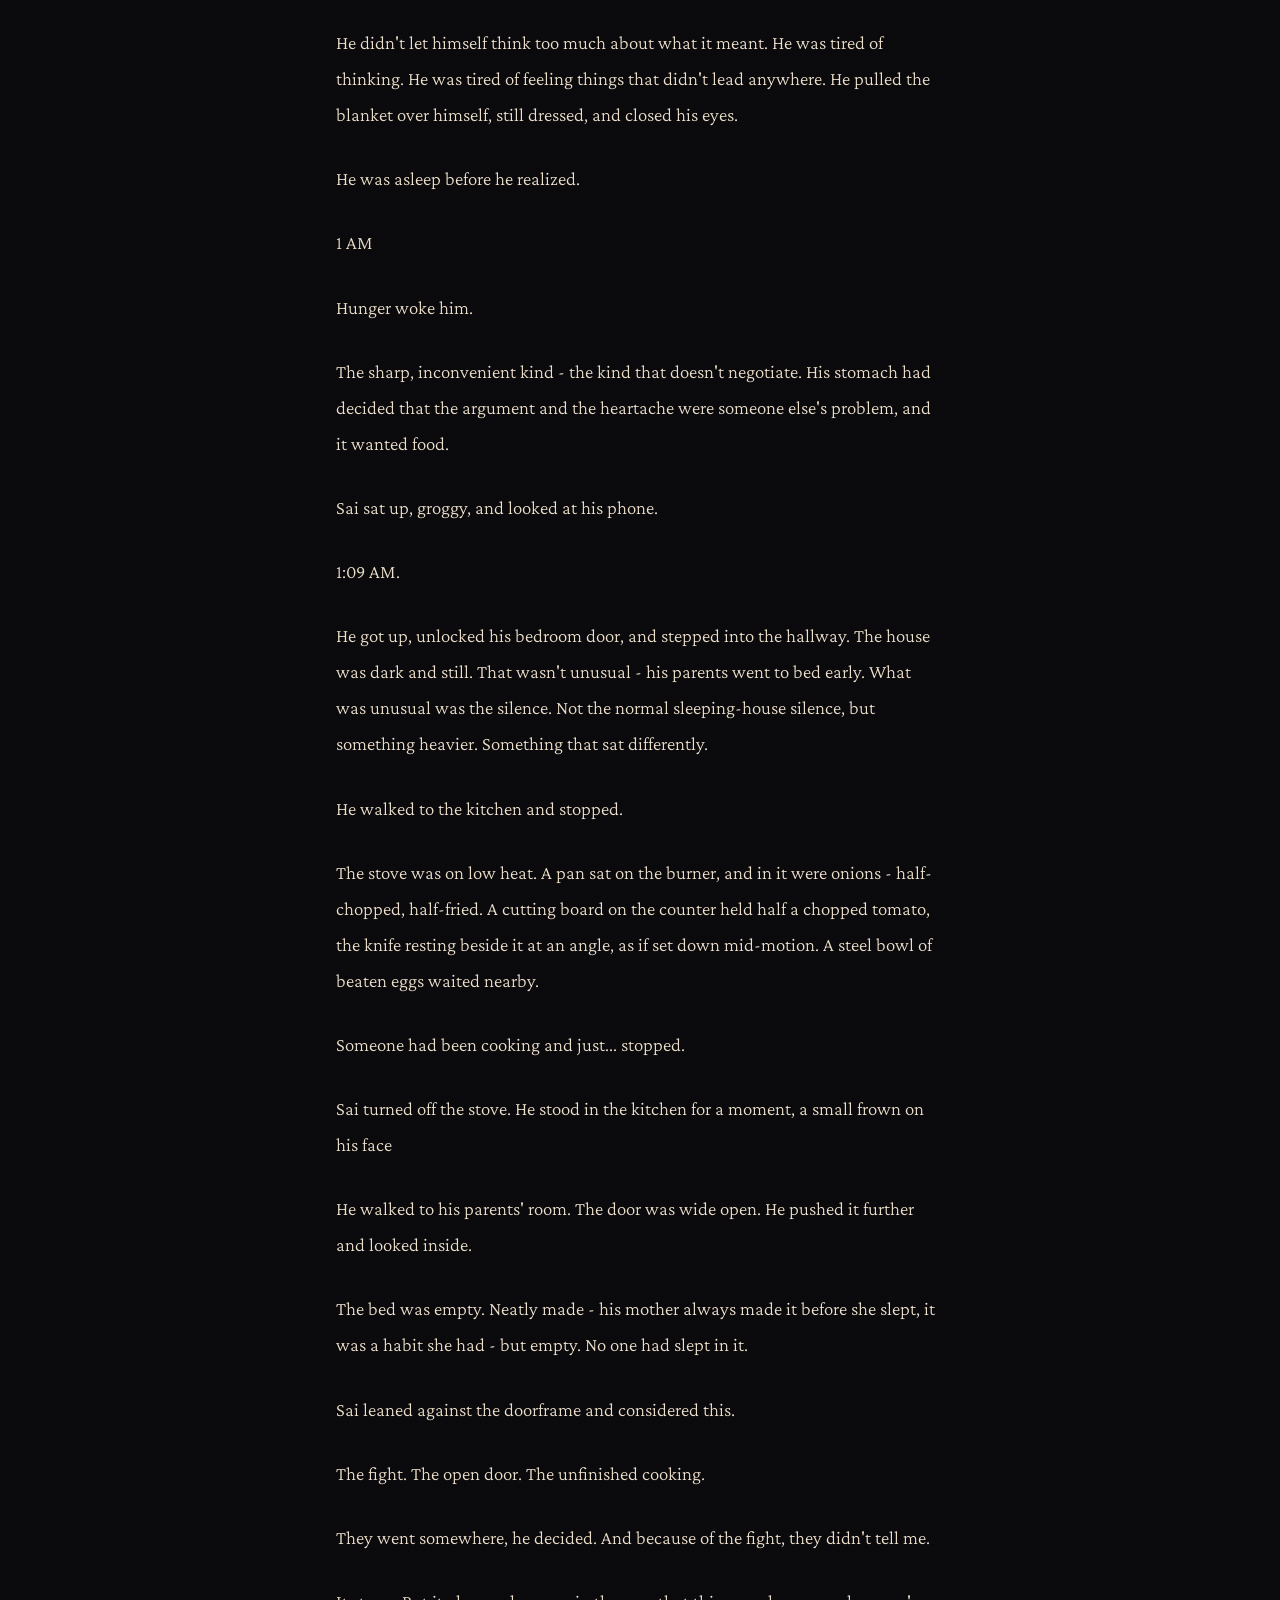
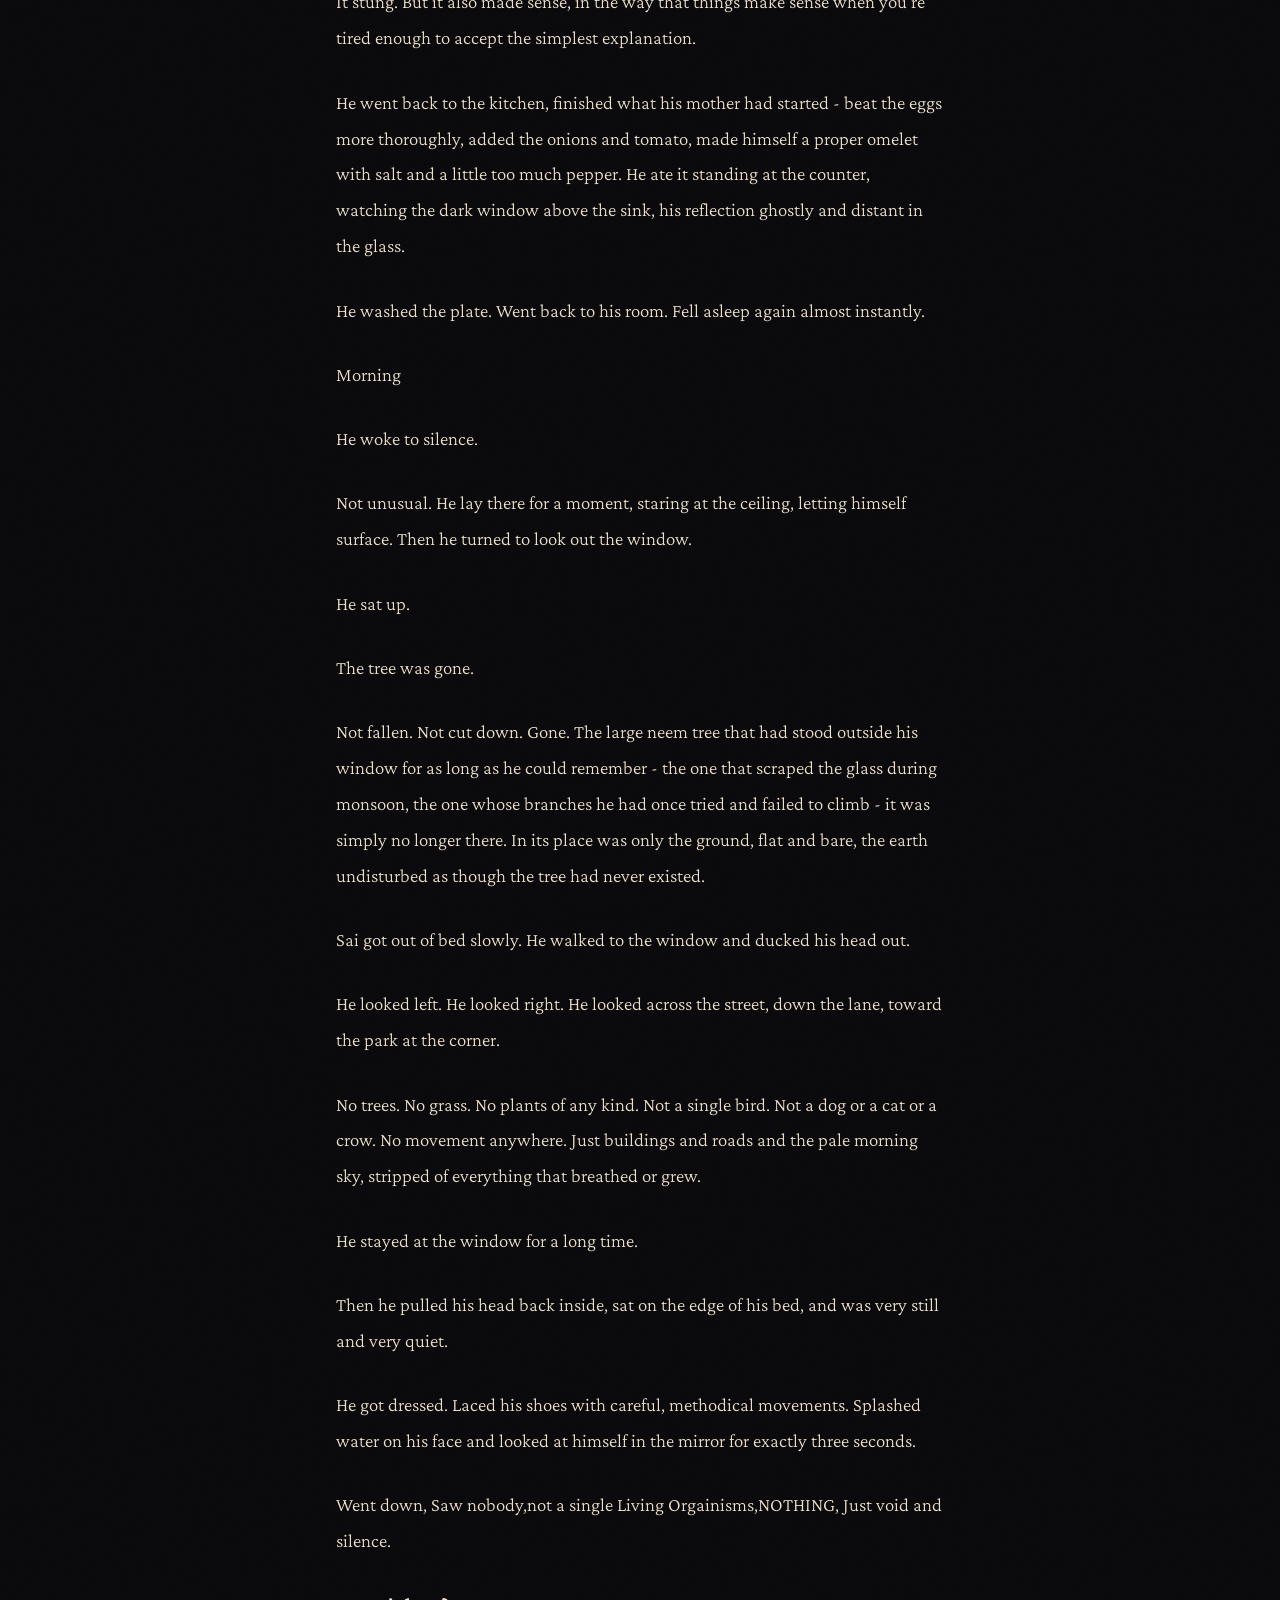
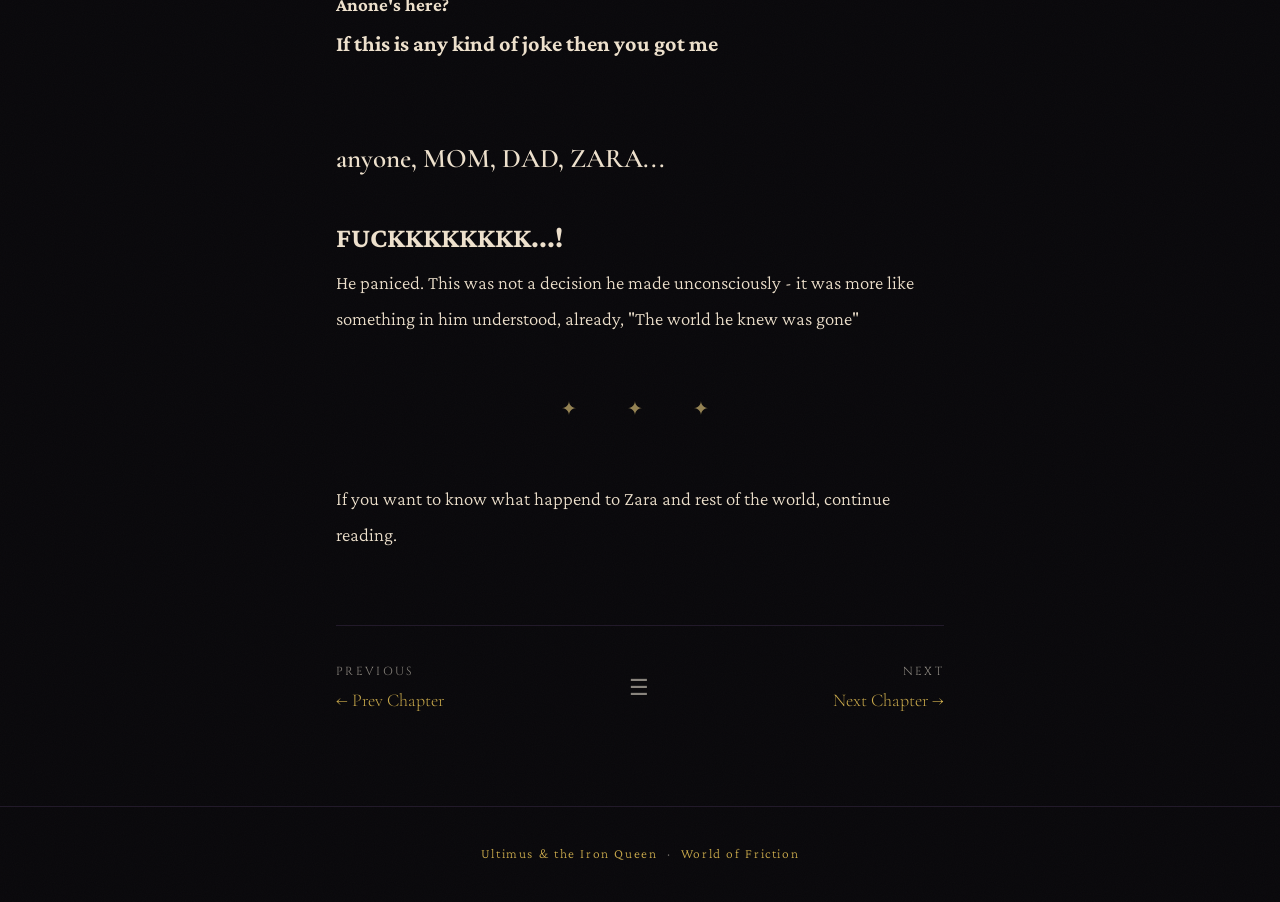
<file: stories/story2/chapters/chapter-01.html>
<!DOCTYPE html>
<html lang="en">
<head>
  <meta charset="UTF-8">
  <meta name="viewport" content="width=device-width, initial-scale=1.0">
  <!-- ✏️ EDIT -->
  <title>Chapter 1: First Light - Ultimus & the Iron Queen</title>
  <meta name="description" content="Ultimus & the Iron Queen, Chapter 1: First Light. Read on The World of Fiction.">

  <meta property="og:type" content="article">
  <meta property="og:title" content="Chapter 1: First Light">
  <meta property="og:description" content="Ultimus & the Iron Queen: A red flash changed the entire Earth.">
  <meta property="og:image" content="../../../assets/images/banner-story2.jpg">
  <meta name="twitter:card" content="summary_large_image">
  <meta name="twitter:title" content="Chapter 1: First Light">
  <meta name="twitter:image" content="../../../assets/images/banner-story2.jpg">
  <meta name="theme-color" content="#08070A">

  <link rel="icon" type="image/svg+xml" href="../../../assets/images/favicon.svg">

  <link rel="preconnect" href="https://fonts.googleapis.com">
  <link rel="preconnect" href="https://fonts.gstatic.com" crossorigin>
  <link href="https://fonts.googleapis.com/css2?family=Cormorant+Garamond:ital,wght@0,300;0,400;0,600;0,700;1,300;1,400;1,600&family=Crimson+Pro:ital,wght@0,300;0,400;0,600;1,300;1,400&family=Cinzel:wght@400;600&display=swap" rel="stylesheet">
  <link rel="stylesheet" href="../../../assets/css/style.css">
</head>
<body>

  <a href="#chapterContent" class="skip-link">Skip to chapter</a>

  <div class="reading-bar" id="readingBar"></div>

  <nav class="chapter-nav">
    <a href="../index.html" class="chapter-nav-home">← Chapter List</a>
    <!-- ✏️ EDIT -->
    <div class="chapter-nav-title">Ultimus & the Iron Queen &nbsp;·&nbsp; Chapter One</div>
    <div class="chapter-nav-pages">
      <a id="prevChapterBtn" href="#" class="nav-btn">← Prev</a>
      <a id="nextChapterBtn" href="#" class="nav-btn">Next →</a>
    </div>

    <!-- Text-size control (A-/A+), saved per-reader -->
    <div class="reading-settings" role="group" aria-label="Text size">
      <button id="fontDecreaseBtn" class="font-size-btn decrease" aria-label="Decrease text size" title="Smaller text">A</button>
      <button id="fontIncreaseBtn" class="font-size-btn increase" aria-label="Increase text size" title="Larger text">A</button>
    </div>
  </nav>

  <div class="chapter-cover">
    <!--
    ╔══════════════════════════════════════════════════════════╗
    ║  ADD CHAPTER COVER: Save image as                        ║
    ║  assets/images/chapter-s2-ch01.jpg                       ║
    ╚══════════════════════════════════════════════════════════╝
    -->
    <img
      src="../../../assets/images/chapter-s2-ch01.jpg"
      alt="Chapter 1 cover"
      onerror="this.parentElement.innerHTML = '<div class=\'chapter-cover-placeholder\'>Chapter One</div>';"
    >
    <div class="chapter-cover-overlay"></div>
  </div>

  <article class="chapter-container" id="chapterContent">

    <header class="chapter-header">
      <!-- ✏️ EDIT -->
      <p class="chapter-story-name">Ultimus & the Iron Queen</p>
      <p class="chapter-number">Chapter One</p>
      <h1 class="chapter-heading">First Light</h1>
      <p class="reading-meta" id="readingMeta"></p>
    </header>

    <div class="chapter-body">

      <!-- ✏️ REPLACE WITH YOUR CHAPTER 1 CONTENT -->
      <p>The fight started over something small.
        It always does.
      </p>

<p>Sai couldn't even remember the exact words anymore - not twenty minutes after it happened. What he remembered was the heat of it. The way his voice cracked when he tried to sound firm. The way his mother's eyes went sharp and cold, the way his father's jaw tightened like a locked gate.
      </p>
<p>And then - silence.

The worst kind of silence. The kind that fills a room after everything has already been said.

Sai turned and walked straight to his bedroom. He didn't slam the door. Slamming felt too dramatic, too childish. Instead, he shut it with a slow, deliberate click - which somehow felt worse. He turned the lock. Sat down on the edge of his bed. Pressed his palms against his knees and stared at the floor.
        
      </p>

<p>Outside, he could hear the muffled sounds of the house continuing without him. His mother in the kitchen. The low murmur of the television. Life going on.

He exhaled slowly and fell back onto the mattress, arms spread wide, staring at the ceiling.
      </p>
<p>He was nineteen. Second year at one of the country's top engineering universities, studying Artificial Intelligence and Machine Learning. He was supposed to be smart. And maybe he was - but right now, lying on his back in his childhood bedroom with anger burning quietly in his chest, he felt anything but.
      </p>
<p>He picked up his phone. Set it down. Picked it up again.
      </p>
<p>The clock on the screen read 6:31 PM.
      </p>
<p>He opened Snapchat.
      </p>
<p>He scrolled past other names and stopped at one.
      </p>
<p>Zara.
      </p>
<p>He stared at her name for a moment longer than he needed to. Then he typed:
      </p>      
<p>"Hey. You free?"
      </p>
<p>He put the phone face-down on the mattress and waited.
      </p>
<p>Zara, she had been in his middle school. She sat two rows to his left in their eighth-grade science class, and the first time she laughed at something he said - genuinely laughed, not the polite kind - he was done for. That was that. Something in him had quietly rearranged itself and never gone back.
      </p>
<p>They had drifted apart the way school friendships do - gradually, then suddenly. Different high schools, different circles, different directions. But they had kept each other on Snapchat, the way you keep a photograph you don't know what to do with but can't bring yourself to throw away.
      </p>
<p>Then college happened. Sai went north for his engineering program. Zara stayed in the city and enrolled in an arts college. Their vacations never lined up. Their schedules were different planets.
      </p>
<p>But now - by some strange trick of the calendar - they were both back in the same city at the same time. Both second-year students on a break that had aligned, for once, like two gears finally catching.
      </p>
<p>They hadn't met. Not even once.
      </p>
<p>They only talked through the app. Sai told himself this was fine. He told himself there was no rush. He told himself a lot of things.
      </p>
<p>His phone buzzed at 6:58 PM.

"Haha yeah, just got back from my cousin's. What's up?"

He smiled before he could stop himself.
      </p>
<p>The conversation started slow and then found its rhythm.

He didn't tell her about the fight. He didn't want to be that person - the one who unloads everything in the first five minutes. Instead, he just talked. About nothing. About a stupid show he'd been watching. About a meme he'd seen that reminded him of something she'd said three months ago.
      </p>
<p>She remembered. She laughed.
      </p>
<p>And slowly, without even noticing it happening, Sai felt the tightness in his chest begin to loosen. The anger from earlier didn't disappear exactly, but it moved - shifted further away, like furniture being pushed to the edges of a room so you could breathe in the middle.
      </p>
<p>After a while, he typed:
      </p>
<p>"Hey, random question - are you free tomorrow?"
      </p>
<p>"Maybe, why?"
      </p>
<p>"I was thinking we could finally actually meet? Like in person? There's that place near-"
      </p>
<p>He watched the three dots appear. Disappear. 
      </p>
<p>He notice something at the corner of his eye.
      </p>
<p>Outside his window - a flash. Red. Bright and sharp, like a flare or a signal, there for a half-second and then gone. He blinked and looked harder. Just the street. A parked scooter. The orange glow of a streetlamp.
      </p>
<p>Nothing.
      </p>
<p>He shook his head slightly and looked back at his phone.
      </p>
<p>The chat had gone quiet.
      </p>
<p>He waited.
      </p>
<p>The three dots didn't come back.

He waited longer.

Zara has opened your snap.

No reply.
      </p>
<p>Last seen - 7:23 PM.
      </p>
<p>He set the phone down. Picked it up. Checked again. The same timestamp stared back at him.
      </p>
<p>She had left the chat.
      </p>
<p>He put the phone face-down again, but this time there was no waiting, no hope behind the gesture. Just the mechanical motion of putting a thing down that you didn't know what to do with.
      </p>
<p>The room felt very quiet.
      </p>
<p>First his parents. Now this.
      </p>
<p>He didn't let himself think too much about what it meant. He was tired of thinking. He was tired of feeling things that didn't lead anywhere. He pulled the blanket over himself, still dressed, and closed his eyes.
      </p>
<p>He was asleep before he realized.
      </p>
<p> 1 AM
      </p>
<p>Hunger woke him.
      </p>
<p>The sharp, inconvenient kind - the kind that doesn't negotiate. His stomach had decided that the argument and the heartache were someone else's problem, and it wanted food.
      </p>
<p>Sai sat up, groggy, and looked at his phone.
      </p>
<p>1:09 AM.
      </p>
<p>He got up, unlocked his bedroom door, and stepped into the hallway. The house was dark and still. That wasn't unusual - his parents went to bed early. What was unusual was the silence. Not the normal sleeping-house silence, but something heavier. Something that sat differently.
      </p>
<p>He walked to the kitchen and stopped.
      </p>
<p>The stove was on low heat. A pan sat on the burner, and in it were onions - half-chopped, half-fried. A cutting board on the counter held half a chopped tomato, the knife resting beside it at an angle, as if set down mid-motion. A steel bowl of beaten eggs waited nearby.
      </p>
<p>Someone had been cooking and just... stopped.
      </p>
<p>Sai turned off the stove. He stood in the kitchen for a moment, a small frown on his face
      </p>
<p>He walked to his parents' room. The door was wide open. He pushed it further and looked inside.
      </p>
<p>The bed was empty. Neatly made - his mother always made it before she slept, it was a habit she had - but empty. No one had slept in it.
      </p>
<p>Sai leaned against the doorframe and considered this.
      </p>
<p>The fight. The open door. The unfinished cooking.
      </p>
<p>They went somewhere, he decided. And because of the fight, they didn't tell me.


      </p>
<p>It stung. But it also made sense, in the way that things make sense when you're tired enough to accept the simplest explanation.
      </p>
<p>He went back to the kitchen, finished what his mother had started - beat the eggs more thoroughly, added the onions and tomato, made himself a proper omelet with salt and a little too much pepper. He ate it standing at the counter, watching the dark window above the sink, his reflection ghostly and distant in the glass.


      </p>
<p>He washed the plate. Went back to his room. Fell asleep again almost instantly.
      </p>
<p>Morning
      </p>
<p>He woke to silence.
      </p>
<p>Not unusual. He lay there for a moment, staring at the ceiling, letting himself surface. Then he turned to look out the window.
      </p>
<p>He sat up.
      </p>
<p>The tree was gone.
      </p>
<p>Not fallen. Not cut down. Gone. The large neem tree that had stood outside his window for as long as he could remember - the one that scraped the glass during monsoon, the one whose branches he had once tried and failed to climb - it was simply no longer there. In its place was only the ground, flat and bare, the earth undisturbed as though the tree had never existed.
      </p>
<p>Sai got out of bed slowly. He walked to the window and ducked his head out.
      </p>
<p>He looked left. He looked right. He looked across the street, down the lane, toward the park at the corner.
      </p>
<p>No trees. No grass. No plants of any kind. Not a single bird. Not a dog or a cat or a crow. No movement anywhere. Just buildings and roads and the pale morning sky, stripped of everything that breathed or grew.
      </p>
<p>He stayed at the window for a long time.
      </p>       
<p>Then he pulled his head back inside, sat on the edge of his bed, and was very still and very quiet.
      </p>

<p>He got dressed. Laced his shoes with careful, methodical movements. Splashed water on his face and looked at himself in the mirror for exactly three seconds.
      </p>
<p>Went down, Saw nobody,not a single Living Orgainisms,NOTHING, Just void and silence.
      </p>
<h4>Anone's here?</h4>
      
<h3>If this is any kind of joke then you got me</h3>
      
<h2>anyone, MOM, DAD, ZARA...</h2>
<h1>FUCKKKKKKKK...!</h1>      

<p>He paniced. This was not a decision he made unconsciously - it was more like something in him understood, already, "The world he knew was gone"
      </p>

      
      <div class="chapter-separator">✦ &nbsp; ✦ &nbsp; ✦</div>

      <p>
        If you want to know what happend to Zara and rest of the world, continue reading.
      </p>
      <!-- ✏️ END OF PLACEHOLDER -->

    </div>

    <nav class="chapter-end-nav">
      <div class="end-nav-btn prev">
        <span class="end-nav-label">Previous</span>
        <a id="prevChapterBtnEnd" href="#" class="end-nav-title">← Prev Chapter</a>
      </div>
      <a href="../index.html" class="end-nav-center" title="Chapter list">☰</a>
      <div class="end-nav-btn next">
        <span class="end-nav-label">Next</span>
        <a id="nextChapterBtnEnd" href="#" class="end-nav-title">Next Chapter →</a>
      </div>
    </nav>

  </article>

  <footer class="site-footer">
    <p>
      <a href="../index.html">Ultimus & the Iron Queen</a>
      &nbsp;·&nbsp;
      <a href="../../../index.html">World of Friction</a>
    </p>
  </footer>

  <!-- Floating "back to top" button (appears after scrolling) -->
  <button id="backToTop" class="back-to-top" aria-label="Back to top" title="Back to top">
    <svg viewBox="0 0 24 24" fill="none" stroke="currentColor" stroke-width="2" stroke-linecap="round" stroke-linejoin="round"><line x1="12" y1="19" x2="12" y2="5"></line><polyline points="5 12 12 5 19 12"></polyline></svg>
  </button>

  <script src="../../../assets/js/app.js"></script>
  <script>
    document.addEventListener('DOMContentLoaded', () => {
      initChapterPage({
        storyId:      'story2',
        chapterNum:   1,
        chapterTitle: 'Chapter 1: First Light',
        chapterUrl:   'stories/story2/chapters/chapter-01.html',
        prevUrl:      null,
        nextUrl:      'chapter-02.html',
        totalChapters: 4
      });
    });
  </script>
</body>
</html>
</file>
<file: assets/css/style.css>
/* ═══════════════════════════════════════════════════════════
   WORLD OF FRICTION — MAIN STYLESHEET
   Dark Literary / Noir Aesthetic
   ═══════════════════════════════════════════════════════════
   ✏️  DESIGN TOKENS — CHANGE THE WHOLE SITE'S LOOK FROM HERE
   Every color, font, and spacing value the site uses is
   defined once below in :root. Change a value here and it
   updates everywhere automatically — you never need to hunt
   through the file for individual colors.
   ═══════════════════════════════════════════════════════════ */

@import url('https://fonts.googleapis.com/css2?family=Cormorant+Garamond:ital,wght@0,300;0,400;0,600;0,700;1,300;1,400;1,600&family=Crimson+Pro:ital,wght@0,300;0,400;0,600;1,300;1,400&family=Cinzel:wght@400;600&display=swap');

/* ── CUSTOM PROPERTIES ── */
:root {
  /* Backgrounds — darkest to lightest */
  --bg:           #08070A;  /* ✏️ page background */
  --bg-card:      #10090F;  /* ✏️ book cards, chapter rows */
  --bg-elevated:  #1A1220;  /* ✏️ hover states, modal box */
  --bg-modal:     rgba(8, 7, 10, 0.96);

  /* Text — kept to WCAG AA contrast (4.5:1+) against --bg so the
     prose stays comfortably readable for long chapters */
  --text:         #EDE0CC;  /* ✏️ main reading text — 15.4:1 */
  --text-muted:   #8D8377;  /* ✏️ descriptions, subtitles — 5.4:1 */
  --text-dim:     #89847D;  /* ✏️ small labels/eyebrows — 5.4:1 */

  /* Gold accent — the site's signature color */
  --gold:         #C8A84B;  /* ✏️ links, buttons, highlights */
  --gold-light:   #E4C87A;  /* ✏️ hover/brighter state of gold */
  --gold-dim:     #948253;  /* ✏️ muted gold for borders + small labels */

  /* Crimson — used sparingly for dramatic accents (badges, dividers) */
  --crimson:      #9B1C2E;
  --crimson-soft: #C4203A;

  --border:       #221A2A;
  --border-gold:  rgba(200, 168, 75, 0.3);

  /* Fonts — pair a display serif with a reading serif + a small
     engraved-caps accent for labels ("GENRE", "STATUS", eyebrows) */
  --font-display: 'Cormorant Garamond', 'Palatino Linotype', Georgia, serif;   /* ✏️ headings */
  --font-body:    'Crimson Pro', 'Palatino Linotype', Georgia, serif;          /* ✏️ chapter prose */
  --font-label:   'Cinzel', var(--font-display);                              /* ✏️ small uppercase labels */

  --radius:       4px;
  --glow-gold:    0 0 30px rgba(200, 168, 75, 0.15);

  /* Motion — respects prefers-reduced-motion (see bottom of file) */
  --transition-fast: 0.2s ease;
  --transition-med:  0.3s ease;

  /* Reading font-size scale — controlled by the A-/A+ buttons on
     chapter pages via JS, saved per-reader in localStorage */
  --reading-scale: 1;
}

/* ── RESET & BASE ── */
*, *::before, *::after { box-sizing: border-box; margin: 0; padding: 0; }

html { font-size: 18px; scroll-behavior: smooth; }

body {
  background: var(--bg);
  color: var(--text);
  font-family: var(--font-body);
  font-weight: 300;
  line-height: 1.7;
  min-height: 100vh;
  overflow-x: hidden;
  /* subtle noise texture */
  background-image: url("data:image/svg+xml,%3Csvg xmlns='http://www.w3.org/2000/svg' width='300' height='300'%3E%3Cfilter id='n'%3E%3CfeTurbulence type='fractalNoise' baseFrequency='0.9' numOctaves='4' stitchTiles='stitch'/%3E%3C/filter%3E%3Crect width='300' height='300' filter='url(%23n)' opacity='0.025'/%3E%3C/svg%3E");
}

a { color: var(--gold); text-decoration: none; }
a:hover { color: var(--gold-light); }

img { max-width: 100%; display: block; }

::selection { background: var(--gold-dim); color: var(--text); }

/* ═══════════════════════════════════════════════════════════
   ANIMATION SYSTEM
   Kept slow and atmospheric on purpose — this is a reading site,
   not a game. Nothing here should compete with the prose for
   attention. Everything respects prefers-reduced-motion (see the
   ACCESSIBILITY block above, which disables all of this at once
   for readers who've asked their OS to reduce motion).
   ═══════════════════════════════════════════════════════════ */

@keyframes emberRise {
  0%   { transform: translateY(0) translateX(0); opacity: 0; }
  8%   { opacity: var(--ember-opacity, 0.7); }
  85%  { opacity: var(--ember-opacity, 0.7); }
  100% { transform: translateY(-140px) translateX(var(--drift, 12px)); opacity: 0; }
}

@keyframes kenBurns {
  from { transform: scale(1); }
  to   { transform: scale(1.1); }
}

@keyframes revealUp {
  from { opacity: 0; transform: translateY(26px); }
  to   { opacity: 1; transform: translateY(0); }
}

@keyframes diamondPop {
  from { transform: rotate(45deg) scale(0); opacity: 0; }
  to   { transform: rotate(45deg) scale(1); opacity: 1; }
}

@keyframes barShimmer {
  0%, 100% { box-shadow: 0 0 8px var(--gold); }
  50%      { box-shadow: 0 0 18px var(--gold-light), 0 0 4px var(--gold); }
}

/* ── Ember particles ──
   A handful of small embers drifting upward through a dark
   section. JS (spawnEmbers in app.js) generates the individual
   .ember divs with randomized position/timing so no two loops
   look identical; this just defines how each one behaves. */
.ember-field {
  position: absolute;
  inset: 0;
  overflow: hidden;
  pointer-events: none;
  z-index: 1;
}
.ember {
  position: absolute;
  bottom: -6%;
  width: 3px;
  height: 3px;
  border-radius: 50%;
  background: var(--gold-light);
  box-shadow: 0 0 6px 1px var(--gold);
  opacity: 0;
  animation-name: emberRise;
  animation-timing-function: linear;
  animation-iteration-count: infinite;
}

/* ── Scroll-reveal ──
   Applied by JS (initScrollReveal) to book cards and chapter
   rows: they start hidden/offset and settle into place as they
   enter the viewport, staggered slightly via --reveal-i. */
.reveal-item {
  opacity: 0;
  transform: translateY(24px);
}
/* Stagger delay only applies while waiting to reveal — once .in-view is
   added this stops matching, so hover/etc. afterward stay instant rather
   than inheriting a leftover page-load delay */
.reveal-item:not(.in-view) {
  transition-delay: calc(var(--reveal-i, 0) * 70ms);
}
.reveal-item.in-view {
  opacity: 1;
  transform: translateY(0);
}

/* ── Cinematic slow zoom for large static images ──
   Used on story hero banners and chapter cover images — a very
   slow, subtle scale that reads as "alive" without ever looking
   like a GIF. Paused automatically under reduced-motion. */
.ken-burns {
  animation: kenBurns 24s ease-out forwards;
}
/* ── LABEL FONT ──
   All the small uppercase/letter-spaced labels (eyebrows, tags,
   meta labels, badges, nav text) share one accent font so they
   read as a consistent "system" across every page. Buttons and
   the splash tagline intentionally keep the display serif instead
   — this list is only the structural/meta text. */
.splash-sub, .modal-eyebrow, .modal-skip, .brand-small, .hero-eyebrow,
.cover-placeholder, .book-badge, .story-hero-cover-placeholder,
.story-back, .story-tag, .story-meta-label, .chapter-entry.current::after,
.chapter-nav-home, .nav-btn, .chapter-cover-placeholder,
.chapter-story-name, .end-nav-label, .chapter-thumb-placeholder {
  font-family: var(--font-label);
}

/* ── SCROLLBAR ── */
::-webkit-scrollbar { width: 6px; }
::-webkit-scrollbar-track { background: var(--bg); }
::-webkit-scrollbar-thumb { background: var(--gold-dim); border-radius: 3px; }

/* ── ACCESSIBILITY: FOCUS STATES ──
   Every interactive element gets a visible gold ring when reached
   by keyboard (Tab). Mouse/touch clicks don't show it, so it never
   clutters the visual design — only keyboard users see it. */
a:focus-visible,
button:focus-visible,
input:focus-visible,
.book-btn:focus-visible,
.chapter-entry:focus-visible,
.nav-btn:focus-visible {
  outline: 2px solid var(--gold);
  outline-offset: 3px;
  border-radius: 2px;
}
.modal-input:focus-visible { outline: none; } /* already has its own gold underline state */

/* ── ACCESSIBILITY: SKIP TO CONTENT ──
   Invisible until a keyboard user tabs to it — lets them jump
   straight to the chapter list / story content, bypassing the
   splash screen and header on every page. */
.skip-link {
  position: absolute;
  top: -3rem;
  left: 1rem;
  z-index: 1200;
  background: var(--gold);
  color: var(--bg);
  padding: 0.7em 1.4em;
  font-family: var(--font-label);
  font-size: 0.8rem;
  letter-spacing: 0.05em;
  border-radius: var(--radius);
  transition: top var(--transition-fast);
}
.skip-link:focus { top: 1rem; }

/* ── ACCESSIBILITY: REDUCED MOTION ──
   Readers who set "reduce motion" in their OS get near-instant
   transitions instead of the splash/fade/scroll animations. */
@media (prefers-reduced-motion: reduce) {
  *, *::before, *::after {
    animation-duration: 0.001ms !important;
    animation-iteration-count: 1 !important;
    transition-duration: 0.001ms !important;
    scroll-behavior: auto !important;
  }
}


/* ═══════════════════════════════════════════════════════════
   SPLASH SCREEN
   ═══════════════════════════════════════════════════════════ */
.splash {
  position: fixed;
  inset: 0;
  z-index: 1000;
  background: var(--bg);
  display: flex;
  align-items: center;
  justify-content: center;
  cursor: pointer;
  transition: opacity 0.9s ease, visibility 0.9s ease;
}
.splash.fade-out { opacity: 0; visibility: hidden; pointer-events: none; }

.splash-inner {
  text-align: center;
  animation: splashReveal 1.2s ease forwards;
  position: relative;
  z-index: 2;
}
@keyframes splashReveal {
  from { opacity: 0; transform: translateY(18px); }
  to   { opacity: 1; transform: translateY(0); }
}

.splash-tagline {
  font-family: var(--font-display);
  font-size: clamp(0.85rem, 1.5vw, 1rem);
  font-style: italic;
  font-weight: 300;
  letter-spacing: 0.3em;
  color: var(--text-muted);
  text-transform: uppercase;
  margin-bottom: 0.4em;
  animation: fadeUp 1s 0.3s ease both;
}

.splash-title {
  font-family: var(--font-display);
  font-size: clamp(3.5rem, 10vw, 7rem);
  font-weight: 700;
  letter-spacing: 0.05em;
  color: var(--text);
  line-height: 1;
  text-shadow: 0 0 60px rgba(200, 168, 75, 0.2);
  animation: fadeUp 1s 0.5s ease both;
}

.splash-line {
  width: 120px;
  height: 1px;
  background: linear-gradient(to right, transparent, var(--gold), transparent);
  margin: 1.5em auto;
  animation: lineExpand 1s 0.9s ease both;
}
@keyframes lineExpand {
  from { width: 0; opacity: 0; }
  to   { width: 120px; opacity: 1; }
}

.splash-sub {
  font-size: 0.75rem;
  letter-spacing: 0.35em;
  text-transform: uppercase;
  color: var(--text-dim);
  animation: fadeUp 1s 1.1s ease both;
}

/* Decorative corner ornaments on splash */
.splash::before, .splash::after {
  content: '';
  position: absolute;
  width: 180px;
  height: 180px;
  border: 1px solid var(--border-gold);
  pointer-events: none;
}
.splash::before { top: 40px; left: 40px; border-right: none; border-bottom: none; }
.splash::after  { bottom: 40px; right: 40px; border-left: none; border-top: none; }

@keyframes fadeUp {
  from { opacity: 0; transform: translateY(14px); }
  to   { opacity: 1; transform: translateY(0); }
}


/* ═══════════════════════════════════════════════════════════
   NAME MODAL
   ═══════════════════════════════════════════════════════════ */
.modal-overlay {
  position: fixed;
  inset: 0;
  z-index: 900;
  background: rgba(8, 7, 10, 0.92);
  display: flex;
  align-items: center;
  justify-content: center;
  padding: 2rem;
  opacity: 1;
  transition: opacity 0.6s ease;
}
.modal-overlay.hidden { display: none; }
.modal-overlay.fade-out { opacity: 0; pointer-events: none; }

.modal-box {
  background: var(--bg-card);
  border: 1px solid var(--border);
  padding: 3rem 3.5rem;
  max-width: 460px;
  width: 100%;
  text-align: center;
  position: relative;
  animation: modalIn 0.5s ease;
}
@keyframes modalIn {
  from { opacity: 0; transform: scale(0.95) translateY(20px); }
  to   { opacity: 1; transform: scale(1) translateY(0); }
}

/* Gold corner decorations on modal */
.modal-box::before, .modal-box::after,
.modal-box .modal-corner-bl, .modal-box .modal-corner-tr {
  content: '';
  position: absolute;
  width: 24px; height: 24px;
  border-color: var(--gold-dim);
  border-style: solid;
}
.modal-box::before { top: 10px; left: 10px; border-width: 1px 0 0 1px; }
.modal-box::after  { bottom: 10px; right: 10px; border-width: 0 1px 1px 0; }
.modal-corner-bl   { bottom: 10px; left: 10px; border-width: 0 0 1px 1px; }
.modal-corner-tr   { top: 10px; right: 10px; border-width: 1px 1px 0 0; }

.modal-eyebrow {
  font-size: 0.7rem;
  letter-spacing: 0.35em;
  text-transform: uppercase;
  color: var(--text-muted);
  margin-bottom: 0.8em;
}

.modal-question {
  font-family: var(--font-display);
  font-size: clamp(1.6rem, 3.5vw, 2.2rem);
  font-weight: 600;
  font-style: italic;
  color: var(--text);
  line-height: 1.3;
  margin-bottom: 1.8em;
}

.modal-input {
  width: 100%;
  background: transparent;
  border: none;
  border-bottom: 1px solid var(--border-gold);
  padding: 0.6em 0;
  color: var(--text);
  font-family: var(--font-display);
  font-size: 1.1rem;
  font-style: italic;
  text-align: center;
  letter-spacing: 0.05em;
  outline: none;
  margin-bottom: 2em;
  transition: border-color 0.3s;
}
.modal-input::placeholder { color: var(--text-dim); }
.modal-input:focus { border-color: var(--gold); }

.modal-btn {
  display: inline-block;
  padding: 0.8em 2.5em;
  border: 1px solid var(--gold-dim);
  background: transparent;
  color: var(--gold);
  font-family: var(--font-display);
  font-size: 0.9rem;
  letter-spacing: 0.2em;
  text-transform: uppercase;
  cursor: pointer;
  transition: all 0.3s;
}
.modal-btn:hover {
  background: var(--gold);
  color: var(--bg);
  border-color: var(--gold);
}
.modal-skip {
  display: block;
  margin-top: 1.2em;
  font-size: 0.72rem;
  letter-spacing: 0.15em;
  color: var(--text-dim);
  cursor: pointer;
  background: none;
  border: none;
  text-transform: uppercase;
  transition: color 0.2s;
}
.modal-skip:hover { color: var(--text-muted); }


/* ═══════════════════════════════════════════════════════════
   MAIN SITE — HEADER
   ═══════════════════════════════════════════════════════════ */
.site-header {
  border-bottom: 1px solid var(--border);
  padding: 1.8rem 0;
  position: sticky;
  top: 0;
  z-index: 100;
  background: rgba(8, 7, 10, 0.96);
  backdrop-filter: blur(10px);
}

.header-inner {
  max-width: 1200px;
  margin: 0 auto;
  padding: 0 2rem;
  display: flex;
  align-items: center;
  justify-content: space-between;
  gap: 1rem;
}

.header-brand a { text-decoration: none; }
.brand-small {
  display: block;
  font-size: 0.65rem;
  letter-spacing: 0.4em;
  text-transform: uppercase;
  color: var(--text-muted);
  margin-bottom: 0.1em;
}
.brand-title {
  font-family: var(--font-display);
  font-size: clamp(1.4rem, 3vw, 2rem);
  font-weight: 600;
  letter-spacing: 0.08em;
  color: var(--text);
  line-height: 1;
}

.header-greeting {
  font-family: var(--font-display);
  font-style: italic;
  font-size: 0.95rem;
  color: var(--text-muted);
}
.header-greeting .greeting-name { color: var(--gold); }


/* ═══════════════════════════════════════════════════════════
   MAIN SITE — HERO BANNER
   ═══════════════════════════════════════════════════════════ */
.site-hero {
  text-align: center;
  padding: 5rem 2rem 4rem;
  position: relative;
  overflow: hidden;
}
.site-hero::before {
  content: '';
  position: absolute;
  top: 0; left: 50%;
  transform: translateX(-50%);
  width: 1px;
  height: 60px;
  background: linear-gradient(to bottom, transparent, var(--border-gold));
}

.hero-eyebrow {
  animation: revealUp 0.8s 0.1s ease both;
  font-size: 0.7rem;
  letter-spacing: 0.4em;
  text-transform: uppercase;
  color: var(--gold-dim);
  margin-bottom: 1.2em;
}
.hero-title {
  animation: revealUp 0.9s 0.25s ease both;
  font-family: var(--font-display);
  font-size: clamp(2.5rem, 7vw, 5rem);
  font-weight: 300;
  font-style: italic;
  color: var(--text);
  line-height: 1.15;
  margin-bottom: 0.6em;
}
.hero-subtitle {
  animation: revealUp 0.9s 0.4s ease both;
  font-size: clamp(0.85rem, 1.5vw, 1rem);
  color: var(--text-muted);
  max-width: 480px;
  margin: 0 auto;
}
.hero-ornament {
  display: flex;
  align-items: center;
  justify-content: center;
  gap: 1rem;
  margin: 2.5rem auto 0;
  animation: revealUp 0.8s 0.6s ease both;
}
.hero-ornament span { display: block; }
.hero-ornament .line {
  width: 60px;
  height: 1px;
  background: var(--border-gold);
}
.hero-ornament .diamond {
  width: 6px; height: 6px;
  background: var(--gold-dim);
  transform: rotate(45deg);
  animation: diamondPop 0.5s 0.9s ease both;
}
/* Keep hero text above the ember-field particle layer (z-index: 1) */
.hero-eyebrow, .hero-title, .hero-subtitle, .hero-ornament {
  position: relative;
  z-index: 2;
}


/* ═══════════════════════════════════════════════════════════
   BOOKS GRID
   ═══════════════════════════════════════════════════════════ */
.library-section {
  max-width: 1200px;
  margin: 0 auto;
  padding: 3rem 2rem 6rem;
}

.section-header {
  display: flex;
  align-items: baseline;
  gap: 1.5rem;
  margin-bottom: 0.5rem;
}
.section-title {
  font-family: var(--font-display);
  font-size: clamp(1.6rem, 3vw, 2.2rem);
  font-weight: 600;
  letter-spacing: 0.05em;
  color: var(--text);
}
.section-divider {
  flex: 1;
  height: 1px;
  background: var(--border);
}
.section-sub {
  font-size: 0.85rem;
  color: var(--text-dim);
  letter-spacing: 0.05em;
  margin-bottom: 3rem;
}

.books-grid {
  display: grid;
  grid-template-columns: repeat(auto-fill, minmax(200px, 1fr));
  gap: 2.5rem 2rem;
}

/* ── BOOK CARD ── */
.book-card {
  display: flex;
  flex-direction: column;
  transition: transform 0.3s ease, opacity 0.6s ease;
}
.book-card:hover { transform: translateY(-4px); }

.book-cover-wrap {
  position: relative;
  aspect-ratio: 2 / 3;
  overflow: hidden;
  background: var(--bg-card);
  border: 1px solid var(--border);
  margin-bottom: 1rem;
  flex-shrink: 0;
  transition: border-color 0.3s, box-shadow 0.3s;
}
.book-card:hover .book-cover-wrap {
  border-color: var(--border-gold);
  box-shadow: 0 8px 28px rgba(0,0,0,0.5), 0 0 24px rgba(200, 168, 75, 0.12);
}

.book-cover-wrap img {
  width: 100%; height: 100%;
  object-fit: cover;
  display: block;
  transition: transform 0.5s ease;
}
.book-card:hover .book-cover-wrap img { transform: scale(1.03); }

.cover-placeholder {
  display: none; /* shown by JS onerror or always for WIP */
  width: 100%; height: 100%;
  align-items: center;
  justify-content: center;
  background: var(--bg-elevated);
  border: 1px dashed var(--border);
  text-align: center;
  font-size: 0.75rem;
  letter-spacing: 0.2em;
  text-transform: uppercase;
  color: var(--text-dim);
  line-height: 1.6;
}
.cover-placeholder.always { display: flex; }

.book-badge {
  position: absolute;
  bottom: 10px; right: 10px;
  font-size: 0.6rem;
  letter-spacing: 0.2em;
  text-transform: uppercase;
  padding: 0.3em 0.7em;
  background: var(--crimson);
  color: #fff;
}
.book-badge.wip {
  background: transparent;
  border: 1px solid var(--text-dim);
  color: var(--text-dim);
}

.book-info { display: flex; flex-direction: column; gap: 0.5rem; }

.book-title {
  font-family: var(--font-display);
  font-size: 1.1rem;
  font-weight: 600;
  letter-spacing: 0.02em;
  color: var(--text);
  line-height: 1.3;
}

.book-desc {
  font-size: 0.82rem;
  color: var(--text-muted);
  line-height: 1.6;
  flex: 1;
}

.book-progress {
  font-size: 0.7rem;
  letter-spacing: 0.1em;
  color: var(--gold-dim);
  margin-bottom: 0.3rem;
}

.book-btn {
  display: inline-block;
  margin-top: 0.5rem;
  padding: 0.55em 1.2em;
  border: 1px solid var(--gold-dim);
  color: var(--gold);
  font-family: var(--font-display);
  font-size: 0.78rem;
  letter-spacing: 0.2em;
  text-transform: uppercase;
  text-align: center;
  cursor: pointer;
  transition: all 0.25s;
  background: transparent;
}
.book-btn:hover { background: var(--gold); color: var(--bg); border-color: var(--gold); box-shadow: 0 0 22px rgba(200, 168, 75, 0.35); }
.book-btn.disabled {
  border-color: var(--border);
  color: var(--text-dim);
  cursor: not-allowed;
}
.book-btn.disabled:hover { background: transparent; color: var(--text-dim); border-color: var(--border); box-shadow: none; }


/* ═══════════════════════════════════════════════════════════
   FOOTER
   ═══════════════════════════════════════════════════════════ */
.site-footer {
  border-top: 1px solid var(--border);
  padding: 2rem;
  text-align: center;
  font-size: 0.75rem;
  letter-spacing: 0.12em;
  color: var(--text-dim);
}


/* ═══════════════════════════════════════════════════════════
   STORY INDEX PAGE
   ═══════════════════════════════════════════════════════════ */
.story-hero {
  position: relative;
  min-height: 420px;
  display: flex;
  align-items: flex-end;
  overflow: hidden;
}

.story-hero-cover {
  position: absolute;
  inset: 0;
  background: var(--bg-card);
}
.story-hero-cover img {
  width: 100%; height: 100%;
  object-fit: cover;
  opacity: 0.4;
  animation: kenBurns 24s ease-out forwards;
}
.story-hero-cover-placeholder {
  width: 100%; height: 100%;
  display: flex;
  align-items: center;
  justify-content: center;
  background: var(--bg-elevated);
  font-size: 0.8rem;
  letter-spacing: 0.25em;
  text-transform: uppercase;
  color: var(--text-dim);
}
.story-hero-overlay {
  position: absolute;
  inset: 0;
  background: linear-gradient(to top, var(--bg) 0%, rgba(8,7,10,0.4) 60%, transparent 100%);
}
.story-hero-content {
  position: relative;
  z-index: 2;
  padding: 3rem 2rem;
  max-width: 1100px;
  margin: 0 auto;
  width: 100%;
}

.story-back {
  display: inline-flex;
  align-items: center;
  gap: 0.5em;
  font-size: 0.72rem;
  letter-spacing: 0.2em;
  text-transform: uppercase;
  color: var(--text-muted);
  margin-bottom: 2rem;
  transition: color 0.2s;
  animation: revealUp 0.7s 0.1s ease both;
}
.story-back:hover { color: var(--gold); }
.story-back::before { content: '←'; display: inline-block; transition: transform 0.2s; }
.story-back:hover::before { transform: translateX(-3px); }

.story-tag {
  font-size: 0.65rem;
  letter-spacing: 0.35em;
  text-transform: uppercase;
  color: var(--gold-dim);
  margin-bottom: 0.5em;
  animation: revealUp 0.7s 0.2s ease both;
}
.story-headline {
  font-family: var(--font-display);
  font-size: clamp(2.5rem, 6vw, 4.5rem);
  font-weight: 700;
  letter-spacing: 0.03em;
  color: var(--text);
  line-height: 1.1;
  margin-bottom: 0.6em;
  animation: revealUp 0.9s 0.32s ease both;
}
.story-tagline {
  font-family: var(--font-display);
  font-style: italic;
  font-size: clamp(1rem, 2vw, 1.3rem);
  font-weight: 300;
  color: var(--text-muted);
  max-width: 560px;
  animation: revealUp 0.9s 0.46s ease both;
}

.story-meta {
  display: flex;
  gap: 2rem;
  margin-top: 1.5rem;
  flex-wrap: wrap;
  animation: revealUp 0.9s 0.6s ease both;
}
.story-meta-item {
  display: flex;
  flex-direction: column;
  gap: 0.2em;
}
.story-meta-label {
  font-size: 0.62rem;
  letter-spacing: 0.3em;
  text-transform: uppercase;
  color: var(--text-dim);
}
.story-meta-value {
  font-family: var(--font-display);
  font-size: 1rem;
  color: var(--text-muted);
}

/* ── CONTINUE READING BANNER ── */
.continue-banner {
  background: var(--bg-elevated);
  border: 1px solid var(--border-gold);
  border-left: 3px solid var(--gold);
  padding: 1.2rem 2rem;
  max-width: 1100px;
  margin: 0 auto;
  display: flex;
  align-items: center;
  justify-content: space-between;
  gap: 1rem;
  flex-wrap: wrap;
}
.continue-text {
  font-family: var(--font-display);
  font-style: italic;
  font-size: 1rem;
  color: var(--text-muted);
}
.continue-text strong { color: var(--gold); font-style: normal; font-weight: 600; }

.btn-continue {
  display: inline-block;
  padding: 0.6em 1.8em;
  background: var(--gold);
  color: var(--bg);
  font-family: var(--font-display);
  font-size: 0.8rem;
  letter-spacing: 0.18em;
  text-transform: uppercase;
  white-space: nowrap;
  transition: background 0.2s, box-shadow 0.3s, transform 0.2s;
}
.btn-continue:hover { background: var(--gold-light); color: var(--bg); box-shadow: 0 0 24px rgba(200, 168, 75, 0.45); transform: translateY(-2px); }

/* ── CHAPTERS LIST ── */
.chapters-section {
  max-width: 1100px;
  margin: 0 auto;
  padding: 3rem 2rem 5rem;
}

.chapters-list {
  display: flex;
  flex-direction: column;
  gap: 1px;
  border: 1px solid var(--border);
}

.chapter-entry {
  display: flex;
  align-items: center;
  gap: 1.5rem;
  padding: 1.2rem 1.5rem;
  background: var(--bg-card);
  border-bottom: 1px solid var(--border);
  text-decoration: none;
  transition: background 0.2s, opacity 0.6s ease, transform 0.5s ease;
  position: relative;
  overflow: hidden;
}
.chapter-entry:last-child { border-bottom: none; }
.chapter-entry:hover { background: var(--bg-elevated); }
.chapter-entry.current { border-left: 3px solid var(--gold); }
.chapter-entry.current::after {
  content: 'Last Read';
  position: absolute;
  right: 1.5rem;
  font-size: 0.6rem;
  letter-spacing: 0.2em;
  text-transform: uppercase;
  color: var(--gold-dim);
}

/* Chapter thumbnail (optional per chapter) */
.chapter-thumb {
  width: 52px;
  height: 70px;
  flex-shrink: 0;
  overflow: hidden;
  background: var(--bg-elevated);
  border: 1px solid var(--border);
}
.chapter-thumb img { width: 100%; height: 100%; object-fit: cover; }
.chapter-thumb-placeholder {
  width: 100%; height: 100%;
  display: flex;
  align-items: center;
  justify-content: center;
  font-size: 0.65rem;
  color: var(--text-dim);
  text-align: center;
  line-height: 1.3;
}

.chapter-num {
  font-family: var(--font-display);
  font-size: 1.8rem;
  font-weight: 300;
  color: var(--border);
  min-width: 48px;
  line-height: 1;
}
.chapter-entry:hover .chapter-num { color: var(--text-dim); }

.chapter-details { flex: 1; min-width: 0; }
.chapter-title {
  font-family: var(--font-display);
  font-size: 1.1rem;
  font-weight: 600;
  color: var(--text);
  margin-bottom: 0.2em;
  white-space: nowrap;
  overflow: hidden;
  text-overflow: ellipsis;
}
.chapter-excerpt {
  font-size: 0.82rem;
  color: var(--text-muted);
  white-space: nowrap;
  overflow: hidden;
  text-overflow: ellipsis;
}

.chapter-arrow {
  color: var(--text-dim);
  font-size: 1rem;
  transition: transform 0.2s, color 0.2s;
}
.chapter-entry:hover .chapter-arrow { transform: translateX(4px); color: var(--gold); }


/* ═══════════════════════════════════════════════════════════
   CHAPTER READER PAGE
   ═══════════════════════════════════════════════════════════ */
/* ── Reading Progress Bar (top of page) ── */
.reading-bar {
  position: fixed;
  top: 0; left: 0;
  height: 2px;
  background: var(--gold);
  width: 0%;
  z-index: 200;
  transition: width 0.1s linear;
  box-shadow: 0 0 8px var(--gold);
  animation: barShimmer 3s ease-in-out infinite;
}

/* ── Chapter Nav Bar ── */
.chapter-nav {
  position: sticky;
  top: 0;
  z-index: 100;
  background: rgba(8, 7, 10, 0.96);
  backdrop-filter: blur(10px);
  border-bottom: 1px solid var(--border);
  padding: 0.8rem 2rem;
  display: flex;
  align-items: center;
  justify-content: space-between;
  gap: 1rem;
}
.chapter-nav-home {
  font-size: 0.7rem;
  letter-spacing: 0.2em;
  text-transform: uppercase;
  color: var(--text-muted);
  transition: color 0.2s;
}
.chapter-nav-home:hover { color: var(--gold); }

.chapter-nav-title {
  font-family: var(--font-display);
  font-style: italic;
  font-size: 0.9rem;
  color: var(--text-muted);
  text-align: center;
  flex: 1;
}

.chapter-nav-pages {
  display: flex;
  gap: 0.5rem;
}
.nav-btn {
  padding: 0.4em 0.9em;
  min-height: 44px;               /* comfortable tap target on touch devices */
  display: inline-flex;
  align-items: center;
  border: 1px solid var(--border);
  color: var(--text-muted);
  font-size: 0.72rem;
  letter-spacing: 0.15em;
  text-transform: uppercase;
  transition: all 0.2s;
  background: transparent;
  cursor: pointer;
  white-space: nowrap;
}
.nav-btn:hover { border-color: var(--gold-dim); color: var(--gold); }
.nav-btn.disabled { opacity: 0.3; pointer-events: none; }

/* ── Chapter Cover Image ── */
.chapter-cover {
  width: 100%;
  aspect-ratio: 21 / 9;   /* reserves the space up front so the page doesn't jump while the image loads */
  max-height: 420px;
  overflow: hidden;
  position: relative;
  background: var(--bg-elevated);
}
.chapter-cover img {
  width: 100%;
  height: 100%;
  object-fit: cover;
  display: block;
  animation: kenBurns 24s ease-out forwards;
}
.chapter-cover-placeholder {
  min-height: 180px;
  display: flex;
  align-items: center;
  justify-content: center;
  background: var(--bg-elevated);
  border-bottom: 1px solid var(--border);
  font-size: 0.75rem;
  letter-spacing: 0.25em;
  text-transform: uppercase;
  color: var(--text-dim);
}
.chapter-cover-overlay {
  position: absolute;
  inset: 0;
  background: linear-gradient(to top, var(--bg) 0%, transparent 60%);
}

/* ── Chapter Content ── */
.chapter-container {
  max-width: 680px;
  margin: 0 auto;
  padding: 3rem 2rem 5rem;
}

.chapter-header {
  margin-bottom: 3rem;
  border-left: 2px solid var(--crimson);
  padding-left: 1.5rem;
}
.chapter-story-name {
  font-size: 0.68rem;
  letter-spacing: 0.3em;
  text-transform: uppercase;
  color: var(--text-dim);
  margin-bottom: 0.4em;
}
.chapter-number {
  font-family: var(--font-display);
  font-size: 0.9rem;
  font-weight: 300;
  letter-spacing: 0.15em;
  color: var(--gold-dim);
  margin-bottom: 0.2em;
}
.chapter-heading {
  font-family: var(--font-display);
  font-size: clamp(2rem, 5vw, 3rem);
  font-weight: 700;
  color: var(--text);
  line-height: 1.2;
}

/* ── Chapter Prose ── */
.chapter-body {
  font-family: var(--font-body);
  font-size: calc(1.05rem * var(--reading-scale));  /* scaled by the A-/A+ control */
  line-height: 1.9;
  color: var(--text);
}

.chapter-body p { margin-bottom: 1.5em; }

.chapter-body p:first-of-type::first-letter {
  font-family: var(--font-display);
  font-size: 4.5em;
  font-weight: 700;
  float: left;
  line-height: 0.75;
  margin-right: 0.1em;
  margin-top: 0.1em;
  color: var(--gold);
}

.chapter-body h2 {
  font-family: var(--font-display);
  font-size: 1.5rem;
  font-weight: 600;
  color: var(--text);
  margin: 2.5em 0 1em;
}

.chapter-body em { color: var(--text-muted); }

.chapter-body blockquote {
  border-left: 2px solid var(--gold-dim);
  padding: 0.5em 0 0.5em 1.5em;
  margin: 2em 0;
  font-style: italic;
  color: var(--text-muted);
}

.chapter-separator {
  text-align: center;
  margin: 3rem 0;
  color: var(--gold-dim);
  letter-spacing: 0.5em;
}

/* ── Chapter End Navigation ── */
.chapter-end-nav {
  display: flex;
  align-items: center;
  justify-content: space-between;
  gap: 1rem;
  margin-top: 4rem;
  padding-top: 2rem;
  border-top: 1px solid var(--border);
}
.end-nav-btn {
  display: flex;
  flex-direction: column;
  gap: 0.2em;
}
.end-nav-btn.next { text-align: right; }
.end-nav-label {
  font-size: 0.65rem;
  letter-spacing: 0.2em;
  text-transform: uppercase;
  color: var(--text-dim);
}
.end-nav-title {
  font-family: var(--font-display);
  font-size: 1rem;
  color: var(--gold);
  transition: color 0.2s;
}
.end-nav-title:hover { color: var(--gold-light); }
.end-nav-center { color: var(--text-dim); font-size: 1.2rem; }


/* ═══════════════════════════════════════════════════════════
   READING SETTINGS — font-size control on chapter pages
   Sits in the top nav bar. Preference is saved per-device via
   localStorage (see app.js → KEY_FONT_SCALE) so it persists
   across chapters and future visits.
   ═══════════════════════════════════════════════════════════ */
.reading-settings {
  display: flex;
  align-items: center;
  gap: 2px;
  border: 1px solid var(--border);
  border-radius: var(--radius);
  overflow: hidden;
}
.font-size-btn {
  min-width: 44px;
  min-height: 44px;
  display: flex;
  align-items: center;
  justify-content: center;
  background: transparent;
  border: none;
  color: var(--text-muted);
  cursor: pointer;
  font-family: var(--font-label);
  font-size: 0.95rem;
  line-height: 1;
  transition: background var(--transition-fast), color var(--transition-fast);
}
.font-size-btn:hover { background: var(--bg-elevated); color: var(--gold); }
.font-size-btn:active { background: var(--gold-dim); color: var(--bg); }
.font-size-btn.decrease { font-size: 0.7rem; }
.font-size-btn.increase { font-size: 1.15rem; }

/* ── Reading meta (word count + est. reading time) ── */
.reading-meta {
  font-family: var(--font-label);
  font-size: 0.68rem;
  letter-spacing: 0.15em;
  text-transform: uppercase;
  color: var(--text-dim);
  margin-top: 0.6em;
}
.reading-meta .dot { margin: 0 0.6em; opacity: 0.5; }

/* ═══════════════════════════════════════════════════════════
   BACK TO TOP — appears after scrolling past one screen height
   on long chapter pages
   ═══════════════════════════════════════════════════════════ */
.back-to-top {
  position: fixed;
  right: 1.5rem;
  bottom: 1.5rem;
  width: 48px;
  height: 48px;
  display: flex;
  align-items: center;
  justify-content: center;
  background: var(--bg-card);
  border: 1px solid var(--border-gold);
  color: var(--gold);
  border-radius: 50%;
  cursor: pointer;
  z-index: 150;
  opacity: 0;
  visibility: hidden;
  transform: translateY(8px);
  transition: opacity var(--transition-med), transform var(--transition-med), visibility var(--transition-med), background var(--transition-fast);
  box-shadow: 0 4px 16px rgba(0,0,0,0.4);
}
.back-to-top.visible { opacity: 1; visibility: visible; transform: translateY(0); }
.back-to-top:hover { background: var(--gold); color: var(--bg); }
.back-to-top svg { width: 20px; height: 20px; }

@media (max-width: 480px) {
  .back-to-top { right: 1rem; bottom: 1rem; width: 44px; height: 44px; }
}


/* ═══════════════════════════════════════════════════════════
   UTILITY CLASSES
   ═══════════════════════════════════════════════════════════ */
.hidden { display: none !important; }

.page-animate {
  animation: fadeUp 0.6s ease both;
}


/* ═══════════════════════════════════════════════════════════
   RESPONSIVE
   ═══════════════════════════════════════════════════════════ */
@media (max-width: 768px) {
  .books-grid { grid-template-columns: repeat(2, 1fr); gap: 1.5rem 1rem; }
  .splash::before, .splash::after { width: 80px; height: 80px; top: 20px; left: 20px; bottom: 20px; right: 20px; }
  .modal-box { padding: 2rem 1.5rem; }
  .chapter-nav-title { display: none; }
  .chapter-end-nav { flex-direction: column; align-items: flex-start; }
  .end-nav-btn.next { text-align: left; }
  .story-meta { gap: 1rem; }
}
@media (max-width: 440px) {
  .books-grid { grid-template-columns: 1fr; }
  .chapter-nav { padding: 0.6rem 1rem; gap: 0.5rem; flex-wrap: wrap; justify-content: center; }
  .chapter-nav-pages { gap: 0.35rem; }
  .nav-btn { padding: 0.4em 0.6em; font-size: 0.65rem; }
  .back-to-top { right: 0.75rem; bottom: 0.75rem; }
}
</file>
